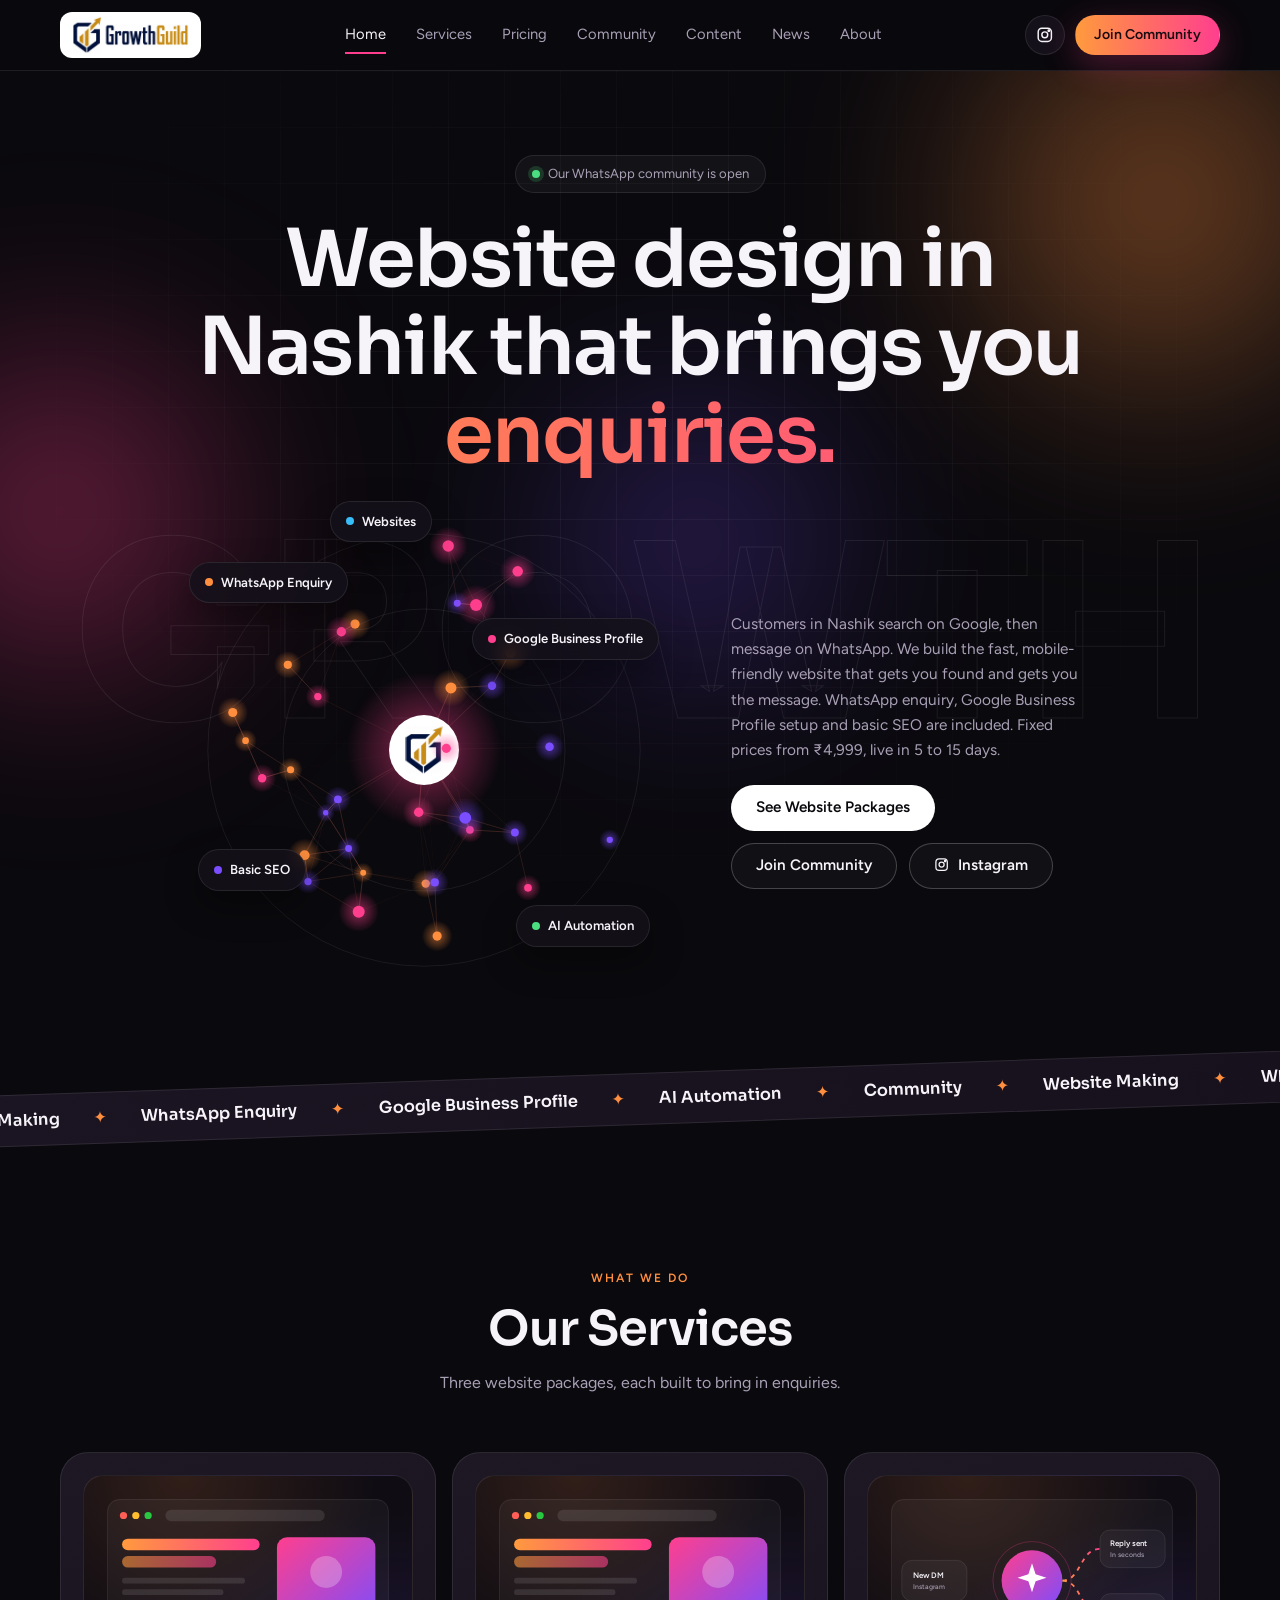
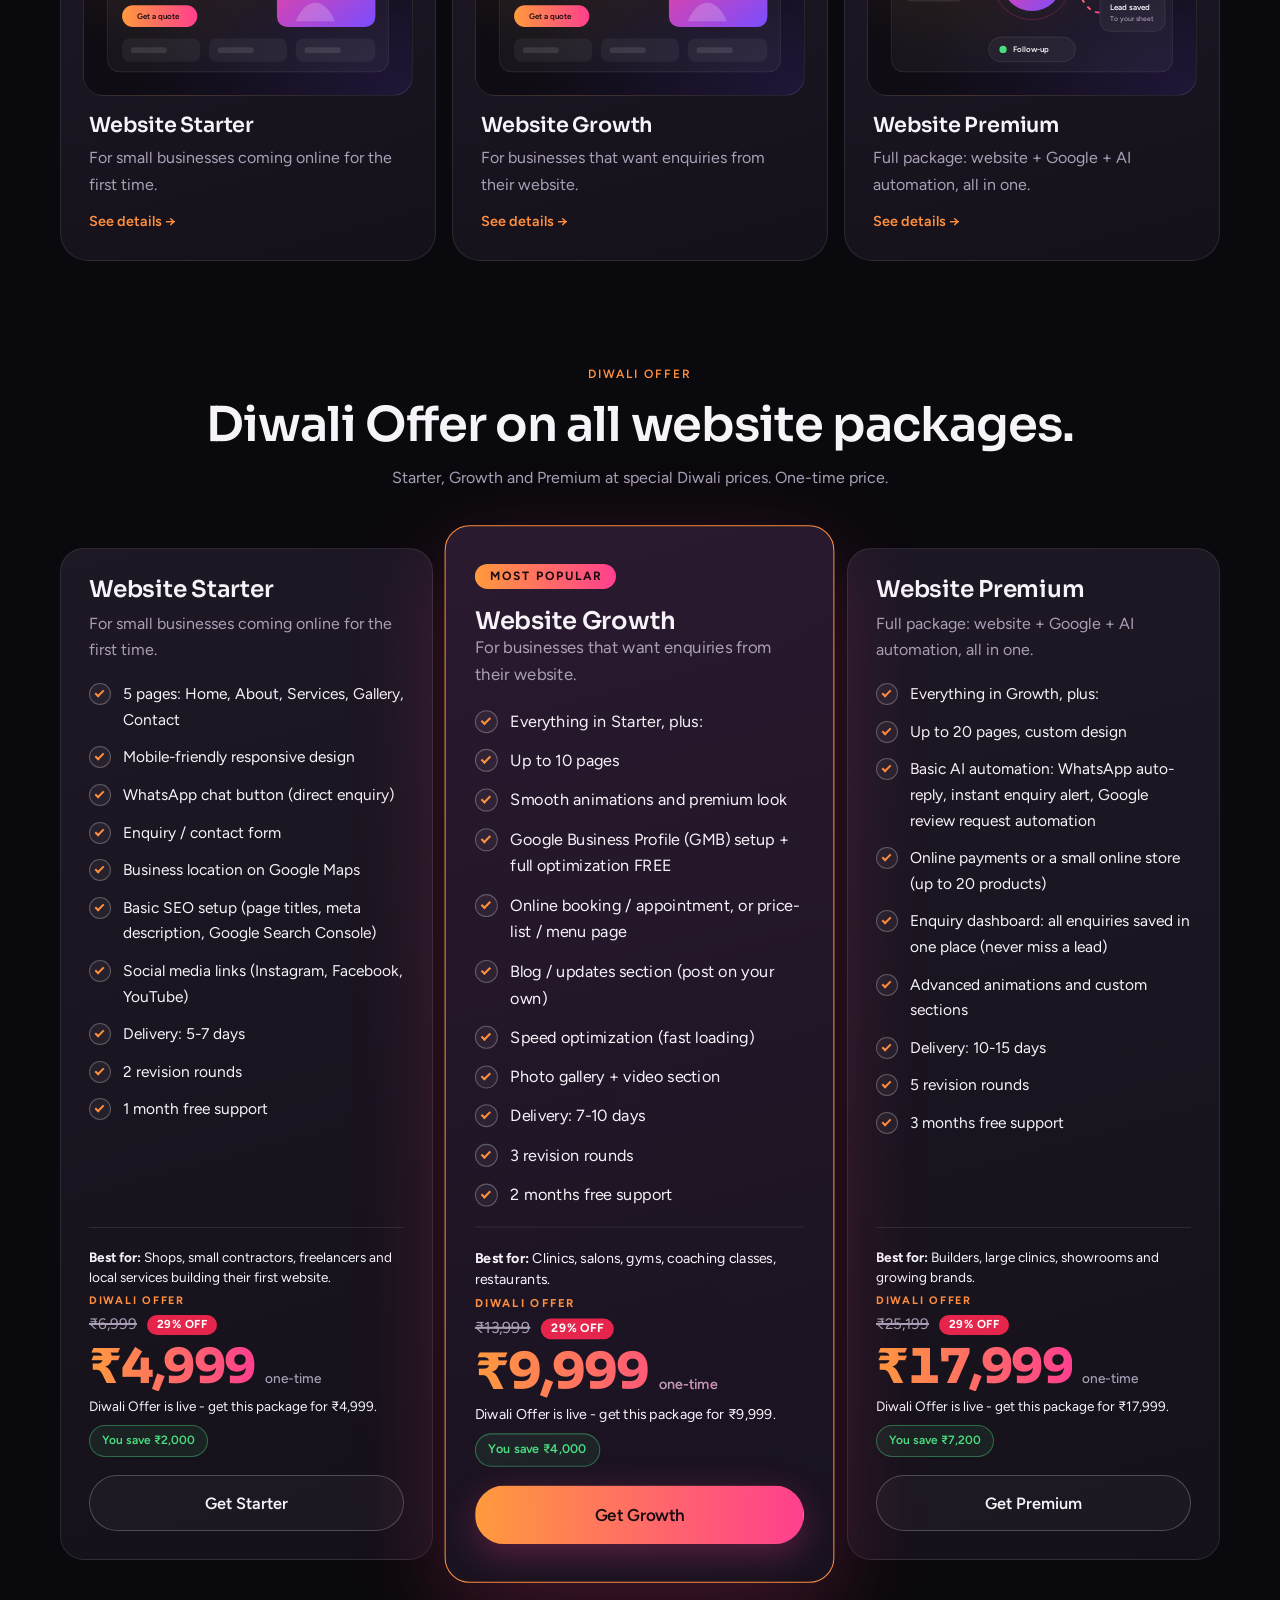
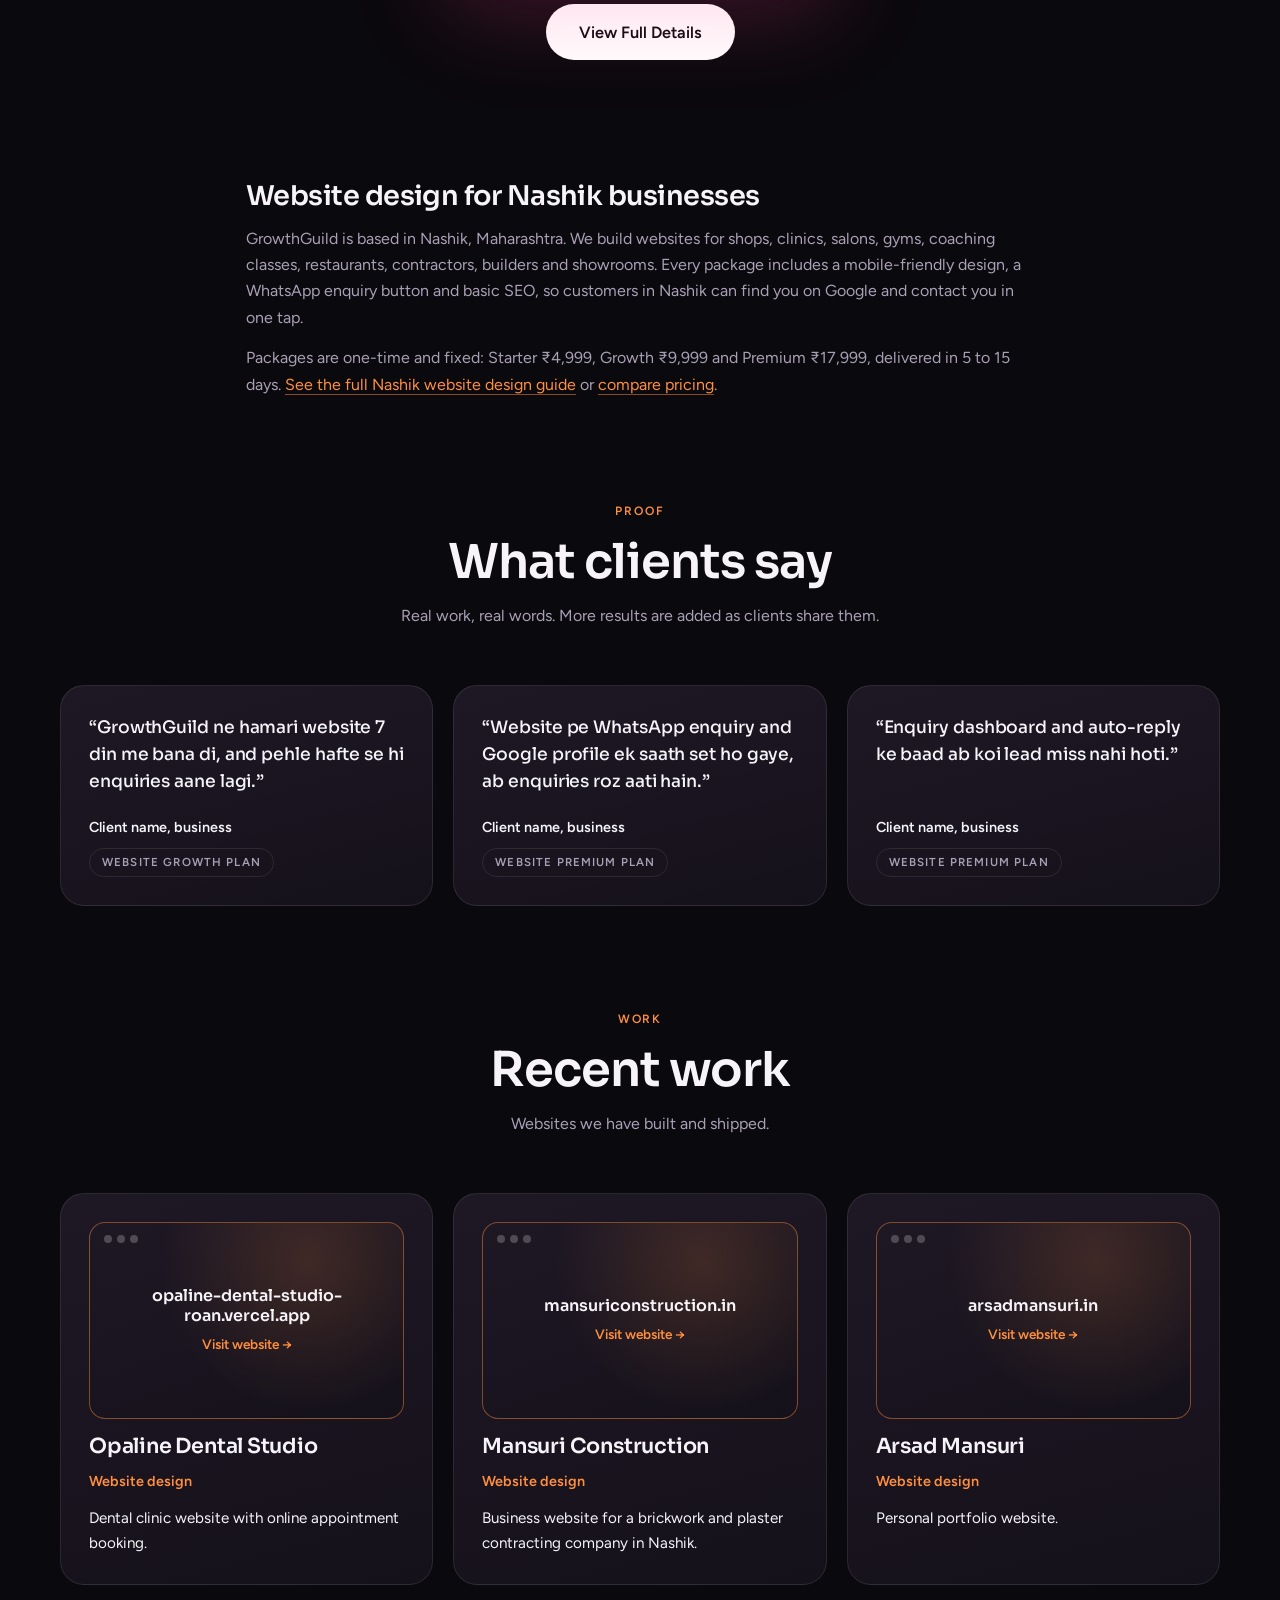
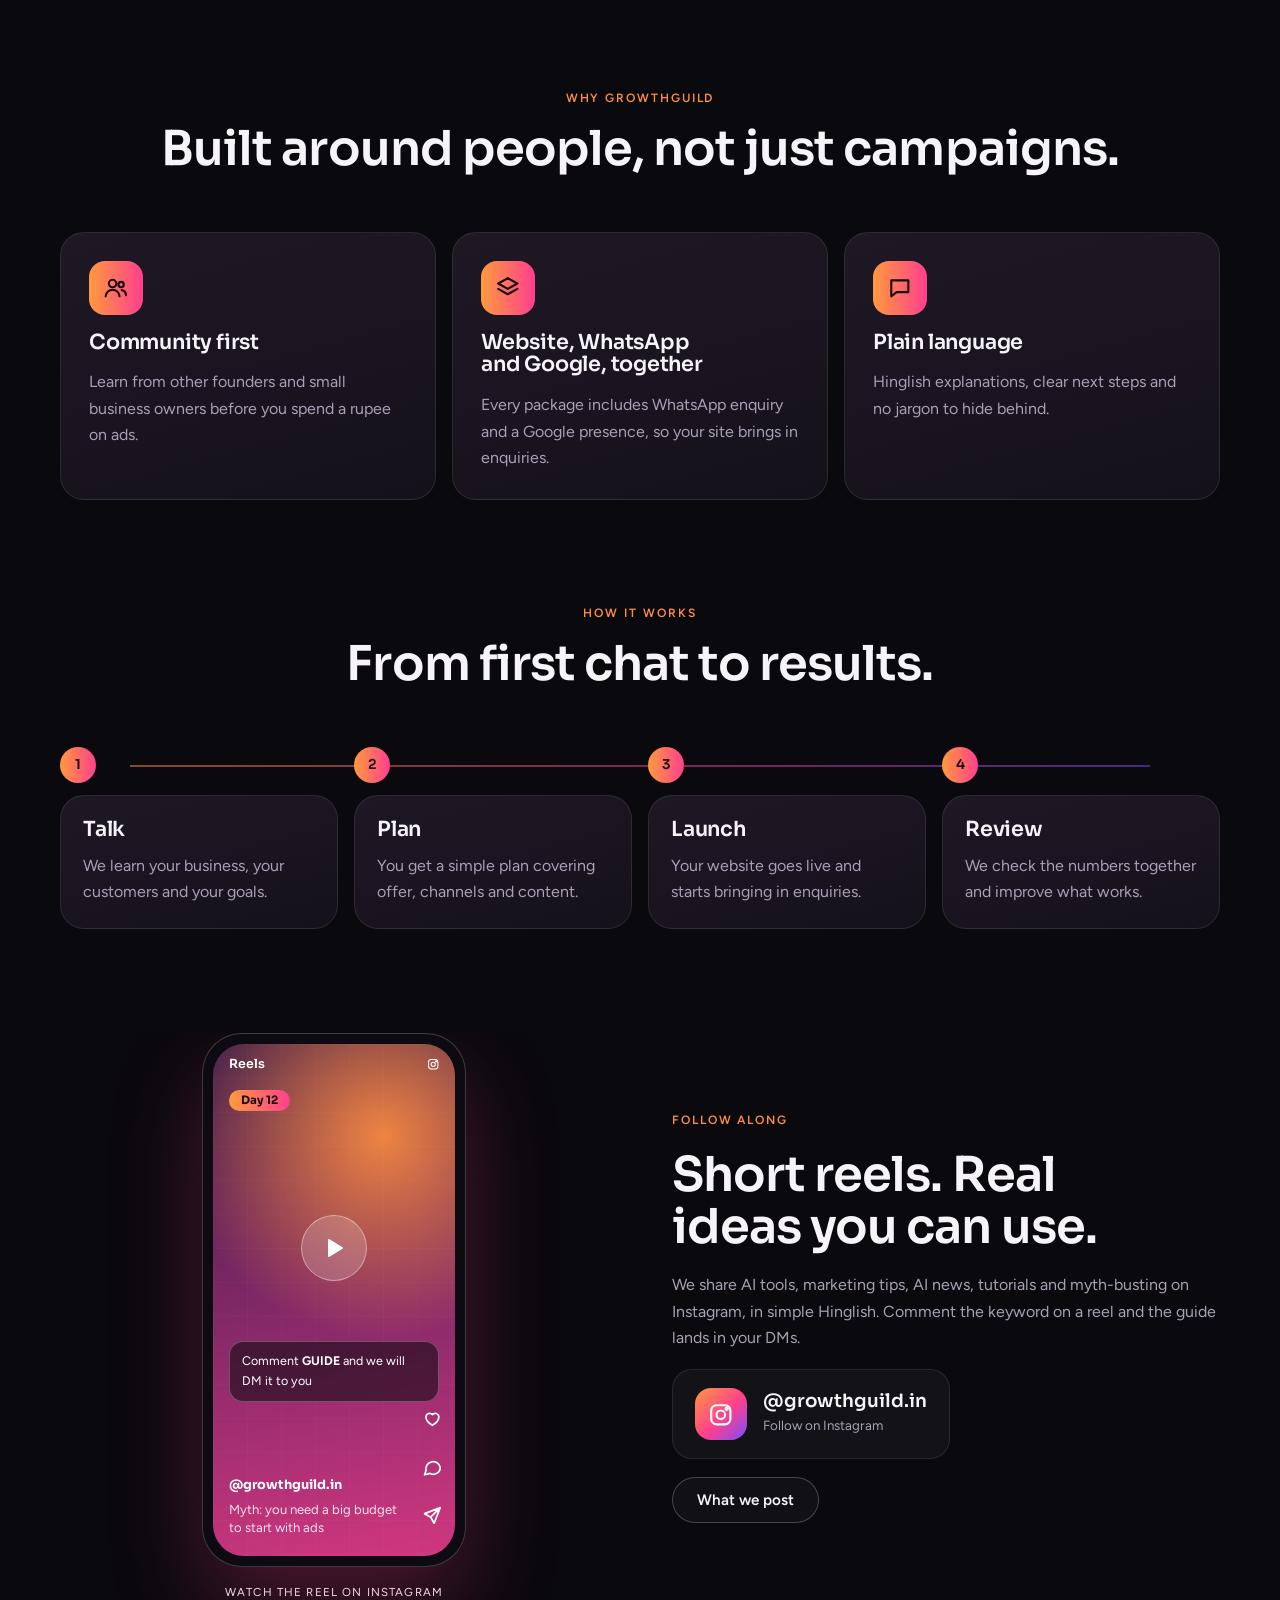
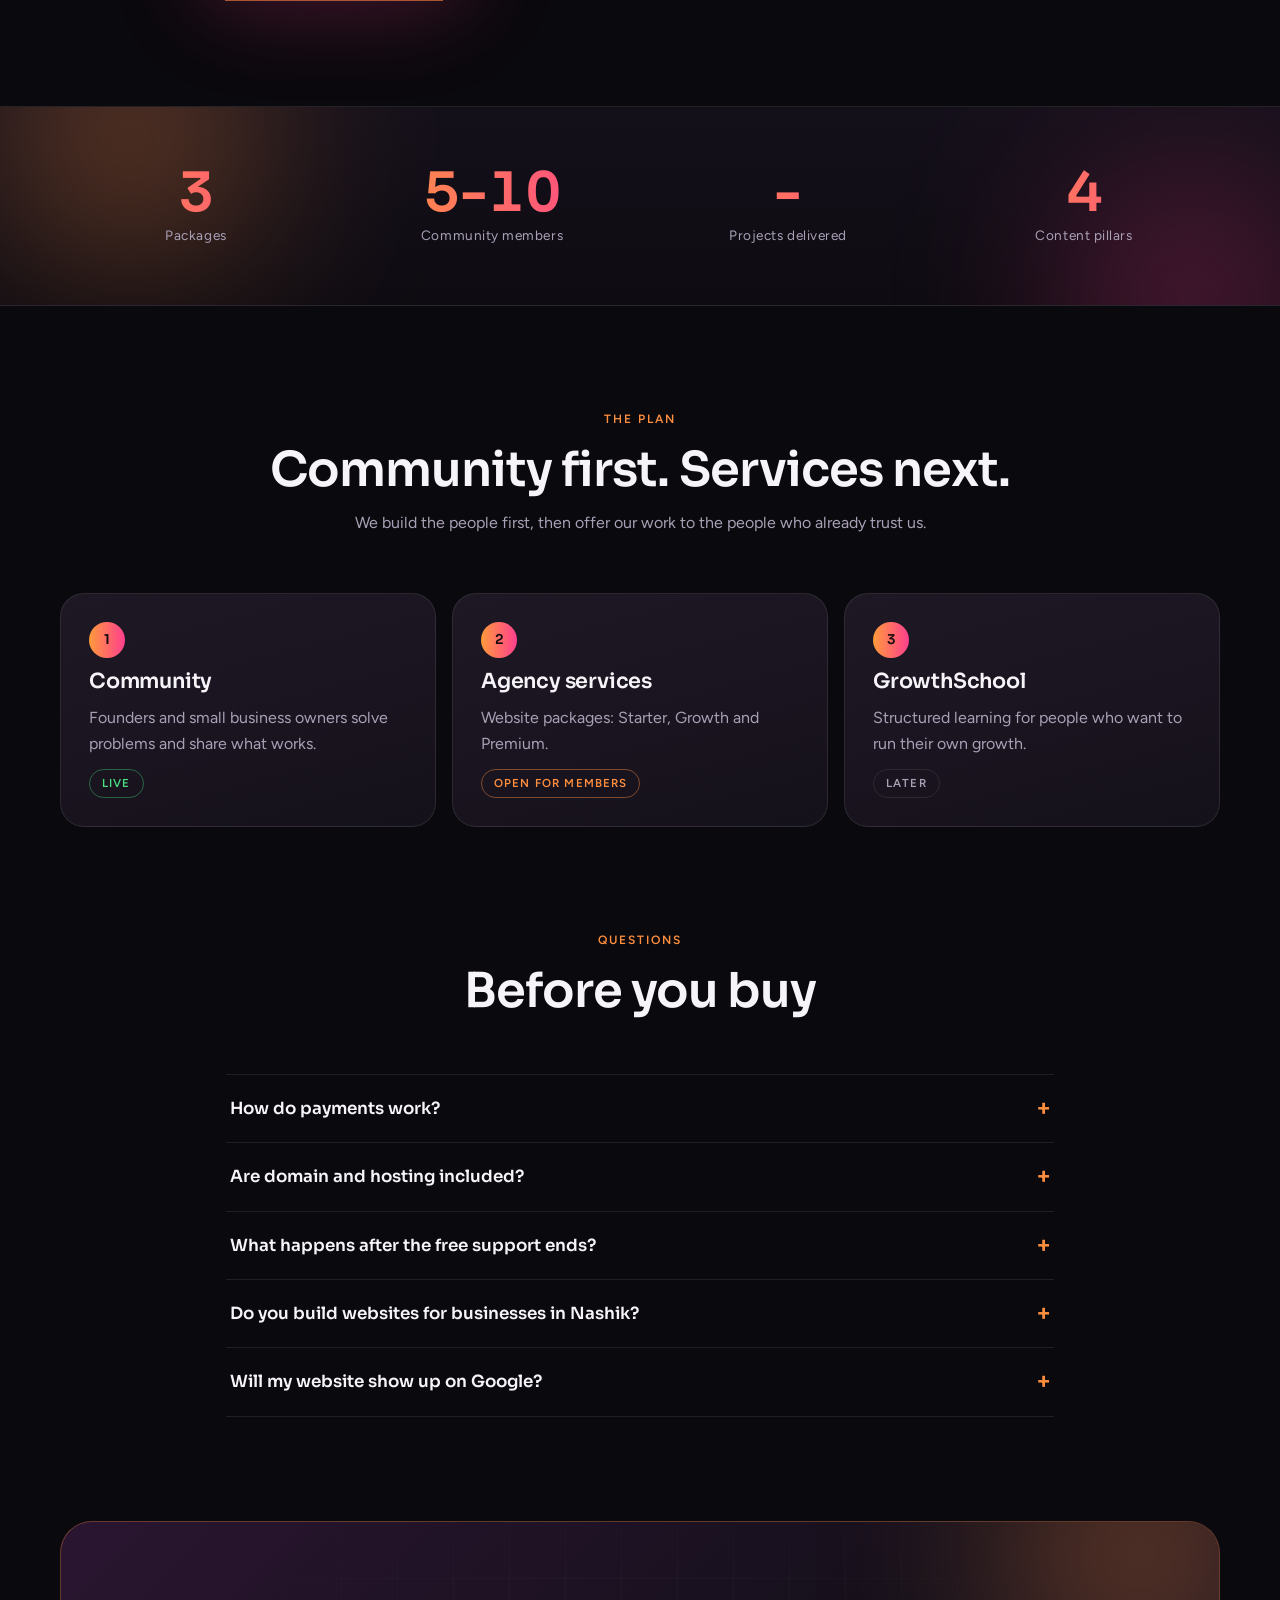
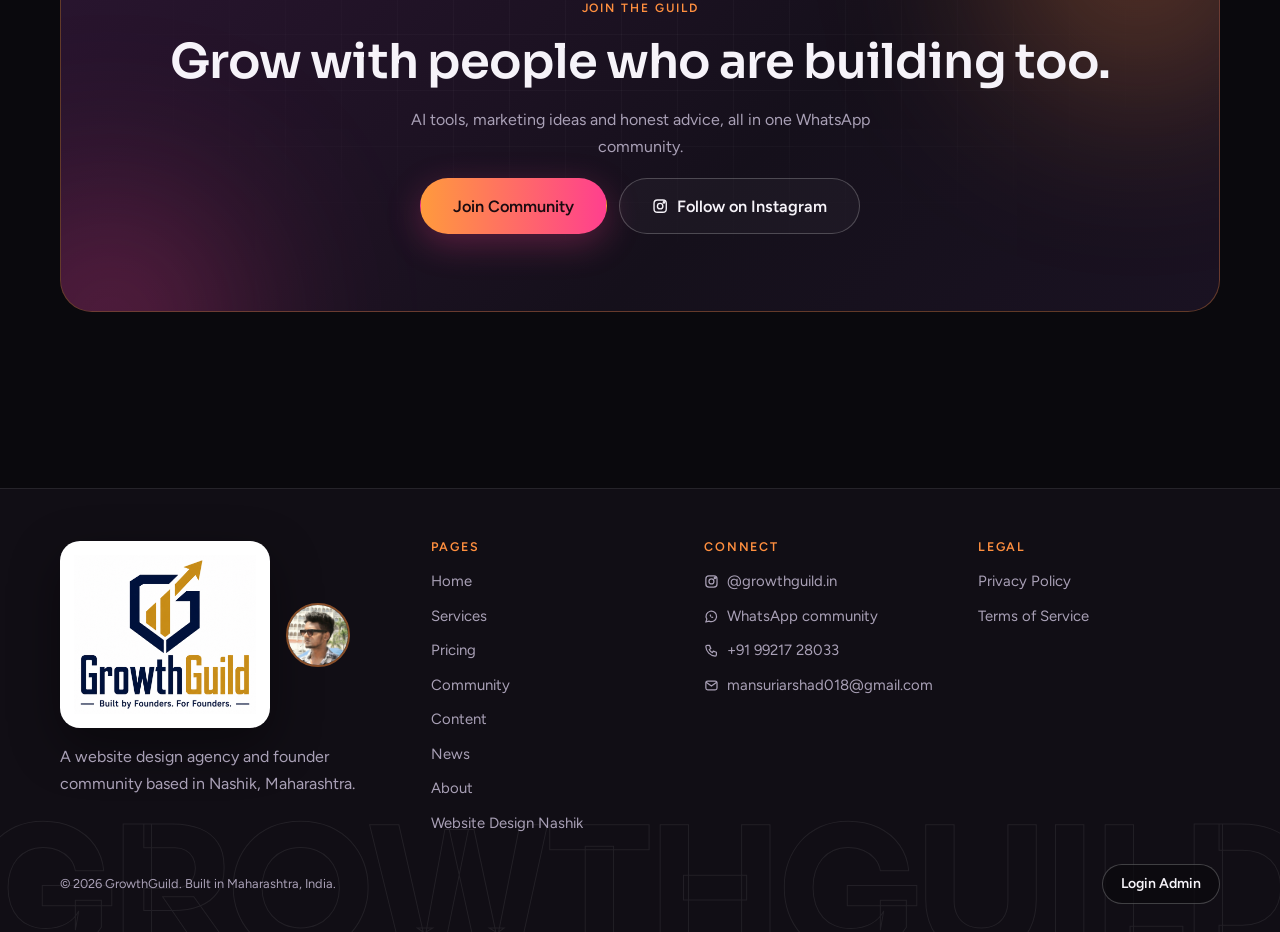
<file: index.html>
<!doctype html>
<html lang="en-IN">
<head>
<meta charset="utf-8">
<meta name="viewport" content="width=device-width,initial-scale=1,viewport-fit=cover">
<meta name="claude:viewport-fit-sides" content="cover">
<title>Website Design Company in Nashik, From ₹4,999 | GrowthGuild</title>
<meta name="description" content="Get a fast, mobile-friendly website in 5-15 days. WhatsApp enquiry, Google Business Profile and basic SEO included. Fixed prices from ₹4,999. Nashik.">
<meta name="robots" content="index,follow,max-image-preview:large,max-snippet:-1,max-video-preview:-1">
<link rel="canonical" href="https://growthguild.in/">
<link rel="alternate" hreflang="en-IN" href="https://growthguild.in/">
<link rel="alternate" hreflang="x-default" href="https://growthguild.in/">
<meta name="author" content="Arsad Mansuri">
<meta name="theme-color" content="#0b0a0f">
<meta name="geo.region" content="IN-MH">
<meta name="geo.placename" content="Nashik">
<link rel="icon" type="image/png" href="logo-icon.png">
<link rel="apple-touch-icon" href="logo-icon.png">
<meta property="og:site_name" content="GrowthGuild">
<meta property="og:locale" content="en_IN">
<meta property="og:type" content="website">
<meta property="og:title" content="Website Design Company in Nashik, From ₹4,999 | GrowthGuild">
<meta property="og:description" content="Get a fast, mobile-friendly website in 5-15 days. WhatsApp enquiry, Google Business Profile and basic SEO included. Fixed prices from ₹4,999. Nashik.">
<meta property="og:url" content="https://growthguild.in/">
<meta property="og:image" content="https://growthguild.in/og-image.png">
<meta property="og:image:width" content="1200">
<meta property="og:image:height" content="630">
<meta property="og:image:alt" content="GrowthGuild - website design agency in Nashik">
<meta name="twitter:card" content="summary_large_image">
<meta name="twitter:title" content="Website Design Company in Nashik, From ₹4,999 | GrowthGuild">
<meta name="twitter:description" content="Get a fast, mobile-friendly website in 5-15 days. WhatsApp enquiry, Google Business Profile and basic SEO included. Fixed prices from ₹4,999. Nashik.">
<meta name="twitter:image" content="https://growthguild.in/og-image.png">
<script type="application/ld+json">{"@context":"https://schema.org","@graph":[{"@type":"ProfessionalService","@id":"https://growthguild.in/#business","name":"GrowthGuild","alternateName":"Growth Guild","url":"https://growthguild.in/","logo":{"@type":"ImageObject","url":"https://growthguild.in/logo-full.png","width":720,"height":631},"image":"https://growthguild.in/og-image.png","description":"GrowthGuild is a website design agency in Nashik, Maharashtra. It builds fast, mobile-friendly websites with WhatsApp enquiry, Google Business Profile setup and basic SEO, and runs a WhatsApp community for founders.","telephone":"+919921728033","priceRange":"₹4,999 - ₹17,999","address":{"@type":"PostalAddress","addressLocality":"Nashik","addressRegion":"Maharashtra","addressCountry":"IN"},"areaServed":[{"@type":"City","name":"Nashik"},{"@type":"AdministrativeArea","name":"Maharashtra"}],"founder":{"@type":"Person","name":"Arsad Mansuri","jobTitle":"Founder","url":"https://growthguild.in/about.html","sameAs":["https://www.linkedin.com/in/arshadmansuri07"]},"sameAs":["https://www.instagram.com/growthguild.in/"],"knowsAbout":["Website design","Website development","Local SEO","Google Business Profile","WhatsApp enquiry automation"],"contactPoint":{"@type":"ContactPoint","telephone":"+919921728033","contactType":"sales","availableLanguage":["English","Hindi","Marathi"]},"hasOfferCatalog":{"@type":"OfferCatalog","name":"Website design packages","itemListElement":[{"@type":"Offer","priceCurrency":"INR","price":"4999","itemOffered":{"@type":"Service","name":"Website Starter","serviceType":"Website design","areaServed":"Nashik","description":"5 pages, mobile-friendly design, WhatsApp chat button, enquiry form, Google Maps location, basic SEO setup. Delivery in 5-7 days with 2 revision rounds and 1 month free support."}},{"@type":"Offer","priceCurrency":"INR","price":"9999","itemOffered":{"@type":"Service","name":"Website Growth","serviceType":"Website design","areaServed":"Nashik","description":"Up to 10 pages, animations, Google Business Profile setup and optimization, online booking or price-list page, blog section, speed optimization. Delivery in 7-10 days with 3 revision rounds and 2 months free support."}},{"@type":"Offer","priceCurrency":"INR","price":"17999","itemOffered":{"@type":"Service","name":"Website Premium","serviceType":"Website design","areaServed":"Nashik","description":"Up to 20 custom-designed pages, basic AI automation (WhatsApp auto-reply, instant enquiry alert, Google review requests), online payments or a store of up to 20 products, enquiry dashboard. Delivery in 10-15 days with 5 revision rounds and 3 months free support."}}]}},{"@type":"WebSite","@id":"https://growthguild.in/#website","url":"https://growthguild.in/","name":"GrowthGuild","inLanguage":"en-IN","publisher":{"@id":"https://growthguild.in/#business"}},{"@type":"WebPage","@id":"https://growthguild.in/#webpage","url":"https://growthguild.in/","name":"Website Design Company in Nashik, From ₹4,999 | GrowthGuild","description":"Get a fast, mobile-friendly website in 5-15 days. WhatsApp enquiry, Google Business Profile and basic SEO included. Fixed prices from ₹4,999. Nashik.","inLanguage":"en-IN","isPartOf":{"@id":"https://growthguild.in/#website"},"about":{"@id":"https://growthguild.in/#business"},"dateModified":"2026-11-04","primaryImageOfPage":{"@type":"ImageObject","url":"https://growthguild.in/og-image.png"}},{"@type":"FAQPage","mainEntity":[{"@type":"Question","name":"How do payments work?","acceptedAnswer":{"@type":"Answer","text":"50% advance to start, 50% when your website goes live."}},{"@type":"Question","name":"Are domain and hosting included?","acceptedAnswer":{"@type":"Answer","text":"No. Domain and hosting are paid by the client at actual cost, with no markup. If you want, we can arrange them for you."}},{"@type":"Question","name":"What happens after the free support ends?","acceptedAnswer":{"@type":"Answer","text":"You can take our care plan at ₹1,499/month (updates, backup, small changes). An extra page is ₹799 and an extra revision round is ₹499."}},{"@type":"Question","name":"Do you build websites for businesses in Nashik?","acceptedAnswer":{"@type":"Answer","text":"Yes. GrowthGuild is based in Nashik, Maharashtra, and builds websites for local shops, clinics, salons, gyms, coaching classes, restaurants, contractors, builders and showrooms."}},{"@type":"Question","name":"Will my website show up on Google?","acceptedAnswer":{"@type":"Answer","text":"Every package includes basic SEO setup: page titles, meta descriptions and Google Search Console. The Growth and Premium packages also include Google Business Profile setup. No agency can honestly guarantee a number one ranking, because it depends on competition and your Google reviews."}}]}]}</script>
<link rel="preload" as="image" href="logo-lockup.png">
<link rel="preload" as="image" href="logo-icon.png">
<link rel="preconnect" href="https://fonts.googleapis.com">
<link rel="preconnect" href="https://fonts.gstatic.com" crossorigin>
<link rel="stylesheet" href="https://fonts.googleapis.com/css2?family=Figtree:wght@400;500;600&family=Sora:wght@500;600;700&display=swap">
<link rel="stylesheet" href="style.css">
</head>
<body>
<div class="page" data-page="home">
  <div id="site-nav"><header class="nav" id="nav"><div class="wrap nav-in"><a class="logo logo-chip" href="index.html" aria-label="GrowthGuild home"><img src="logo-lockup.png" alt="GrowthGuild" width="117" height="38" decoding="sync" fetchpriority="high"></a><nav class="nav-links" id="nav-links" aria-label="Main"><a href="index.html" aria-current="page">Home</a><a href="services.html">Services</a><a href="pricing.html">Pricing</a><a href="community.html">Community</a><a href="content.html">Content</a><a href="news.html">News</a><a href="about.html">About</a></nav><div class="nav-right"><a class="icon-btn" href="https://www.instagram.com/growthguild.in/" target="_blank" rel="noopener" aria-label="GrowthGuild on Instagram"><svg class="ico" viewBox="0 0 24 24" fill="none" stroke="currentColor" stroke-width="2" stroke-linecap="round" stroke-linejoin="round"><rect x="3" y="3" width="18" height="18" rx="5"></rect><circle cx="12" cy="12" r="4"></circle><circle cx="17.5" cy="6.5" r="1" fill="currentColor"></circle></svg></a><a class="btn btn-grad btn-sm" data-join="" href="community.html">Join Community</a><button class="menu-btn" id="menu-btn" type="button" aria-label="Open menu" aria-expanded="false" aria-controls="nav-links"><svg viewBox="0 0 24 24" fill="none" stroke="currentColor" stroke-width="2" stroke-linecap="round"><path d="M4 7h16M4 12h16M4 17h16"></path></svg></button></div></div></header></div>

  <section class="hero">
    <div class="gridbg"></div>
    <div class="glow g-orange g1"></div>
    <div class="glow g-pink g2"></div>
    <div class="glow g-violet g3"></div>
    <span class="wm" aria-hidden="true">GROWTH</span>
    <div class="wrap">
      <div class="hero-top">
        <span class="pill"><i></i>Our WhatsApp community is open</span>
        <h1 class="hero-h">Website design in Nashik that brings you <span class="grad">enquiries.</span></h1>
      </div>
      <div class="hero-grid">
        <div class="net-wrap">
          <canvas id="net" role="img" aria-label="Network of connected dots, a picture of the GrowthGuild community"></canvas>
          <span class="chip-f c5"><i></i>Websites</span>
          <span class="chip-f c1"><i></i>WhatsApp Enquiry</span>
          <span class="chip-f c2"><i></i>Google Business Profile</span>
          <span class="chip-f c3"><i></i>Basic SEO</span>
          <span class="chip-f c4"><i></i>AI Automation</span>
        </div>
        <div class="hero-copy">
          <p>Customers in Nashik search on Google, then message on WhatsApp. We build the fast, mobile-friendly website that gets you found and gets you the message. WhatsApp enquiry, Google Business Profile setup and basic SEO are included. Fixed prices from ₹4,999, live in 5 to 15 days.</p>
          <div class="btn-row">
            <a class="btn btn-light" href="website-design-nashik.html">See Website Packages</a>
            <a class="btn btn-ghost" data-join href="community.html">Join Community</a>
            <a class="btn btn-ghost" data-ig href="#"><span data-icon="ig"></span>Instagram</a>
          </div>
        </div>
      </div>
    </div>
  </section>

  <div class="band" aria-hidden="true">
    <div class="band-in">
      <div class="track">
        <span>Website Making <i>&#10022;</i> WhatsApp Enquiry <i>&#10022;</i> Google Business Profile <i>&#10022;</i> AI Automation <i>&#10022;</i> Community <i>&#10022;</i></span>
        <span>Website Making <i>&#10022;</i> WhatsApp Enquiry <i>&#10022;</i> Google Business Profile <i>&#10022;</i> AI Automation <i>&#10022;</i> Community <i>&#10022;</i></span>
      </div>
    </div>
  </div>

  <section class="sec">
    <div class="wrap">
      <div class="sec-head">
        <span class="label">What we do</span>
        <h2>Our Services</h2>
        <p>Three website packages, each built to bring in enquiries.</p>
      </div>
      <div class="bento">
        <a class="bc b4" href="services.html#starter">
          <div class="ill" data-ill="web"></div>
          <div class="tx"><h3>Website Starter</h3><p>For small businesses coming online for the first time.</p><span class="more">See details &rarr;</span></div>
        </a>
        <a class="bc b4" href="services.html#growth">
          <div class="ill" data-ill="web"></div>
          <div class="tx"><h3>Website Growth</h3><p>For businesses that want enquiries from their website.</p><span class="more">See details &rarr;</span></div>
        </a>
        <a class="bc b4" href="services.html#premium">
          <div class="ill" data-ill="ai"></div>
          <div class="tx"><h3>Website Premium</h3><p>Full package: website + Google + AI automation, all in one.</p><span class="more">See details &rarr;</span></div>
        </a>
      </div>
    </div>
  </section>

  <section class="sec sec-tight">
    <div class="wrap">
      <div class="sec-head">
        <span class="label">Diwali Offer</span>
        <h2>Diwali Offer on all website packages.</h2>
        <p>Starter, Growth and Premium at special Diwali prices. One-time price.</p>
      </div>
      <div class="pr-bundles">
        <article class="card pr-b"><div><h3>Website Starter</h3><p>For small businesses coming online for the first time.</p></div><ul class="checks"><li>5 pages: Home, About, Services, Gallery, Contact</li><li>Mobile-friendly responsive design</li><li>WhatsApp chat button (direct enquiry)</li><li>Enquiry / contact form</li><li>Business location on Google Maps</li><li>Basic SEO setup (page titles, meta description, Google Search Console)</li><li>Social media links (Instagram, Facebook, YouTube)</li><li>Delivery: 5-7 days</li><li>2 revision rounds</li><li>1 month free support</li></ul><div class="pr-bottom"><p class="lo-line"><b>Best for:</b> Shops, small contractors, freelancers and local services building their first website.</p><div class="lo"><span class="lo-label">DIWALI OFFER</span><p class="lo-old"><s>₹6,999</s><span class="lo-badge">29% OFF</span></p><p class="pr-price lo-new"><span class="pr-amt">₹4,999</span><span class="pr-unit">one-time</span></p><p class="lo-line">Diwali Offer is live - get this package for ₹4,999.</p></div><span class="pr-save">You save ₹2,000</span><a class="btn btn-ghost btn-lg" href="https://wa.me/919921728033?text=Hi%2C%20I%20want%20the%20Website%20Starter%20package%20%28Diwali%20Offer%29.%20Please%20share%20details." target="_blank" rel="noopener">Get Starter</a></div></article>
        <article class="card pr-b pr-feat"><span class="pr-badge">MOST POPULAR</span><div><h3>Website Growth</h3><p>For businesses that want enquiries from their website.</p></div><ul class="checks"><li>Everything in Starter, plus:</li><li>Up to 10 pages</li><li>Smooth animations and premium look</li><li>Google Business Profile (GMB) setup + full optimization FREE</li><li>Online booking / appointment, or price-list / menu page</li><li>Blog / updates section (post on your own)</li><li>Speed optimization (fast loading)</li><li>Photo gallery + video section</li><li>Delivery: 7-10 days</li><li>3 revision rounds</li><li>2 months free support</li></ul><div class="pr-bottom"><p class="lo-line"><b>Best for:</b> Clinics, salons, gyms, coaching classes, restaurants.</p><div class="lo"><span class="lo-label">DIWALI OFFER</span><p class="lo-old"><s>₹13,999</s><span class="lo-badge">29% OFF</span></p><p class="pr-price grad lo-new"><span class="pr-amt">₹9,999</span><span class="pr-unit">one-time</span></p><p class="lo-line">Diwali Offer is live - get this package for ₹9,999.</p></div><span class="pr-save">You save ₹4,000</span><a class="btn btn-grad btn-lg" href="https://wa.me/919921728033?text=Hi%2C%20I%20want%20the%20Website%20Growth%20package%20%28Diwali%20Offer%29.%20Please%20share%20details." target="_blank" rel="noopener">Get Growth</a></div></article>
        <article class="card pr-b"><div><h3>Website Premium</h3><p>Full package: website + Google + AI automation, all in one.</p></div><ul class="checks"><li>Everything in Growth, plus:</li><li>Up to 20 pages, custom design</li><li>Basic AI automation: WhatsApp auto-reply, instant enquiry alert, Google review request automation</li><li>Online payments or a small online store (up to 20 products)</li><li>Enquiry dashboard: all enquiries saved in one place (never miss a lead)</li><li>Advanced animations and custom sections</li><li>Delivery: 10-15 days</li><li>5 revision rounds</li><li>3 months free support</li></ul><div class="pr-bottom"><p class="lo-line"><b>Best for:</b> Builders, large clinics, showrooms and growing brands.</p><div class="lo"><span class="lo-label">DIWALI OFFER</span><p class="lo-old"><s>₹25,199</s><span class="lo-badge">29% OFF</span></p><p class="pr-price lo-new"><span class="pr-amt">₹17,999</span><span class="pr-unit">one-time</span></p><p class="lo-line">Diwali Offer is live - get this package for ₹17,999.</p></div><span class="pr-save">You save ₹7,200</span><a class="btn btn-ghost btn-lg" href="https://wa.me/919921728033?text=Hi%2C%20I%20want%20the%20Website%20Premium%20package%20%28Diwali%20Offer%29.%20Please%20share%20details." target="_blank" rel="noopener">Get Premium</a></div></article>
      </div>
      <div class="pr-more"><a class="btn btn-light btn-lg" href="pricing.html">View Full Details</a></div>
    </div>
  </section>

  <section class="sec sec-tight" id="nashik">
    <div class="wrap legal" style="max-width:820px;margin-inline:auto">
      <h2>Website design for Nashik businesses</h2>
      <p>GrowthGuild is based in Nashik, Maharashtra. We build websites for shops, clinics, salons, gyms, coaching classes, restaurants, contractors, builders and showrooms. Every package includes a mobile-friendly design, a WhatsApp enquiry button and basic SEO, so customers in Nashik can find you on Google and contact you in one tap.</p>
      <p>Packages are one-time and fixed: Starter ₹4,999, Growth ₹9,999 and Premium ₹17,999, delivered in 5 to 15 days. <a href="website-design-nashik.html">See the full Nashik website design guide</a> or <a href="pricing.html">compare pricing</a>.</p>
    </div>
  </section>

  <section class="sec sec-tight" id="testimonials" style="scroll-margin-top:90px">
    <div class="wrap">
      <div class="sec-head">
        <span class="label">Proof</span>
        <h2>What clients say</h2>
        <p>Real work, real words. More results are added as clients share them.</p>
      </div>
      <div class="proof-grid">
        <figure class="card tcard">
          <blockquote>&ldquo;GrowthGuild ne hamari website 7 din me bana di, and pehle hafte se hi enquiries aane lagi.&rdquo;</blockquote>
          <figcaption>
            <!-- TODO: owner to replace with real content (client name + business) -->
            <b>Client name, business</b>
            <span class="tag">Website Growth plan</span>
          </figcaption>
        </figure>
        <figure class="card tcard">
          <blockquote>&ldquo;Website pe WhatsApp enquiry and Google profile ek saath set ho gaye, ab enquiries roz aati hain.&rdquo;</blockquote>
          <figcaption>
            <!-- TODO: owner to replace with real content (client name + business) -->
            <b>Client name, business</b>
            <span class="tag">Website Premium plan</span>
          </figcaption>
        </figure>
        <figure class="card tcard">
          <blockquote>&ldquo;Enquiry dashboard and auto-reply ke baad ab koi lead miss nahi hoti.&rdquo;</blockquote>
          <figcaption>
            <!-- TODO: owner to replace with real content (client name + business) -->
            <b>Client name, business</b>
            <span class="tag">Website Premium plan</span>
          </figcaption>
        </figure>
      </div>
    </div>
  </section>

  <section class="sec sec-tight" id="work" style="scroll-margin-top:90px">
    <div class="wrap">
      <div class="sec-head">
        <span class="label">Work</span>
        <h2>Recent work</h2>
        <p>Websites we have built and shipped.</p>
      </div>
      <div class="proof-grid">
        <article class="card wcard">
          <a class="work-img" href="https://opaline-dental-studio-roan.vercel.app/#services" target="_blank" rel="noopener" aria-label="Visit opaline-dental-studio-roan.vercel.app"><span class="wi-dots"><i></i><i></i><i></i></span><b>opaline-dental-studio-roan.vercel.app</b><span class="wi-go">Visit website &rarr;</span></a>
          <h3>Opaline Dental Studio</h3>
          <p class="w-svc">Website design</p>
          <p class="w-res">Dental clinic website with online appointment booking.</p>
        </article>
        <article class="card wcard">
          <a class="work-img" href="https://mansuriconstruction.in" target="_blank" rel="noopener" aria-label="Visit mansuriconstruction.in"><span class="wi-dots"><i></i><i></i><i></i></span><b>mansuriconstruction.in</b><span class="wi-go">Visit website &rarr;</span></a>
          <h3>Mansuri Construction</h3>
          <p class="w-svc">Website design</p>
          <p class="w-res">Business website for a brickwork and plaster contracting company in Nashik.</p>
        </article>
        <article class="card wcard">
          <a class="work-img" href="https://arsadmansuri.in" target="_blank" rel="noopener" aria-label="Visit arsadmansuri.in"><span class="wi-dots"><i></i><i></i><i></i></span><b>arsadmansuri.in</b><span class="wi-go">Visit website &rarr;</span></a>
          <h3>Arsad Mansuri</h3>
          <p class="w-svc">Website design</p>
          <p class="w-res">Personal portfolio website.</p>
        </article>
      </div>
    </div>
  </section>

  <section class="sec sec-tight">
    <div class="wrap">
      <div class="sec-head">
        <span class="label">Why GrowthGuild</span>
        <h2>Built around people, not just campaigns.</h2>
      </div>
      <div class="why">
        <div class="card"><span class="why-ico" data-icon="users"></span><h3>Community first</h3><p>Learn from other founders and small business owners before you spend a rupee on ads.</p></div>
        <div class="card"><span class="why-ico" data-icon="layers"></span><h3>Website, WhatsApp and Google, together</h3><p>Every package includes WhatsApp enquiry and a Google presence, so your site brings in enquiries.</p></div>
        <div class="card"><span class="why-ico" data-icon="chat"></span><h3>Plain language</h3><p>Hinglish explanations, clear next steps and no jargon to hide behind.</p></div>
      </div>
    </div>
  </section>

  <section class="sec sec-tight">
    <div class="wrap">
      <div class="sec-head">
        <span class="label">How it works</span>
        <h2>From first chat to results.</h2>
      </div>
      <div class="tl">
        <div class="t"><span class="step-n">1</span><div class="card"><h3>Talk</h3><p>We learn your business, your customers and your goals.</p></div></div>
        <div class="t"><span class="step-n">2</span><div class="card"><h3>Plan</h3><p>You get a simple plan covering offer, channels and content.</p></div></div>
        <div class="t"><span class="step-n">3</span><div class="card"><h3>Launch</h3><p>Your website goes live and starts bringing in enquiries.</p></div></div>
        <div class="t"><span class="step-n">4</span><div class="card"><h3>Review</h3><p>We check the numbers together and improve what works.</p></div></div>
      </div>
    </div>
  </section>

  <section class="sec sec-tight">
    <div class="wrap">
      <div class="split">
        <div class="phone-col">
          <!-- TODO: owner to paste the Instagram embed code of the latest reel here to replace this link. Until then the phone links to the Instagram profile. -->
          <a class="phone phone-link" data-ig href="#" aria-label="Watch the GrowthGuild reel on Instagram">
            <div class="screen">
              <div class="gridbg"></div>
              <div class="top"><span>Reels</span><span data-icon="ig"></span></div>
              <span class="daytag">Day 12</span>
              <span class="big" data-icon="play"></span>
              <div class="kw">Comment <b>GUIDE</b> and we will DM it to you</div>
              <div class="cap"><b data-handle></b><span>Myth: you need a big budget to start with ads</span></div>
              <div class="rail"><span data-icon="heart"></span><span data-icon="comment"></span><span data-icon="send"></span></div>
            </div>
          </a>
          <a class="note note-link" data-ig href="#">Watch the reel on Instagram</a>
        </div>
        <div style="display:flex;flex-direction:column;gap:18px;align-items:flex-start">
          <span class="label">Follow along</span>
          <h2>Short reels. Real ideas you can use.</h2>
          <p>We share AI tools, marketing tips, AI news, tutorials and myth-busting on Instagram, in simple Hinglish. Comment the keyword on a reel and the guide lands in your DMs.</p>
          <a class="ig-card" data-ig href="#">
            <span class="ig-i" data-icon="ig"></span>
            <span><b data-handle></b><small>Follow on Instagram</small></span>
          </a>
          <div class="btn-row">
            <a class="btn btn-ghost" href="content.html">What we post</a>
          </div>
        </div>
      </div>
    </div>
  </section>

  <section class="stats">
    <div class="glow g-orange g"></div>
    <div class="glow g-pink g2"></div>
    <div class="wrap">
      <div class="stats-in">
        <div><b>3</b><span>Packages</span></div>
        <div><b>5-10</b><span>Community members</span></div>
        <!-- TODO: owner to provide real project count, then replace the dash -->
        <div><b>-</b><span>Projects delivered</span></div>
        <div><b>4</b><span>Content pillars</span></div>
      </div>
    </div>
  </section>

  <section class="sec">
    <div class="wrap">
      <div class="sec-head">
        <span class="label">The plan</span>
        <h2>Community first. Services next.</h2>
        <p>We build the people first, then offer our work to the people who already trust us.</p>
      </div>
      <div class="flow">
        <div class="card"><span class="step-n">1</span><h3>Community</h3><p>Founders and small business owners solve problems and share what works.</p><span class="tag live">Live</span></div>
        <div class="card"><span class="step-n">2</span><h3>Agency services</h3><p>Website packages: Starter, Growth and Premium.</p><span class="tag next">Open for members</span></div>
        <div class="card"><span class="step-n">3</span><h3>GrowthSchool</h3><p>Structured learning for people who want to run their own growth.</p><span class="tag">Later</span></div>
      </div>
    </div>
  </section>

  <section class="sec sec-tight" id="latest-news" hidden>
    <div class="wrap">
      <div class="sec-head"><span class="label">News</span><h2>Latest from GrowthGuild</h2><p>Website, local SEO and WhatsApp marketing updates for Nashik businesses.</p></div>
      <div id="latest-news-list"></div>
      <div class="pr-more"><a class="btn btn-ghost btn-lg" href="news.html">All news</a></div>
    </div>
  </section>

  <section class="sec sec-tight" id="faq">
    <div class="wrap" style="max-width:860px">
      <div class="sec-head"><span class="label">Questions</span><h2>Before you buy</h2></div>
      <details><summary>How do payments work?</summary><p>50% advance to start, 50% when your website goes live.</p></details>
      <details><summary>Are domain and hosting included?</summary><p>No. Domain and hosting are paid by the client at actual cost, with no markup. If you want, we can arrange them for you.</p></details>
      <details><summary>What happens after the free support ends?</summary><p>You can take our care plan at ₹1,499/month (updates, backup, small changes). An extra page is ₹799 and an extra revision round is ₹499.</p></details>
      <details><summary>Do you build websites for businesses in Nashik?</summary><p>Yes. GrowthGuild is based in Nashik, Maharashtra, and builds websites for local shops, clinics, salons, gyms, coaching classes, restaurants, contractors, builders and showrooms.</p></details>
      <details><summary>Will my website show up on Google?</summary><p>Every package includes basic SEO setup: page titles, meta descriptions and Google Search Console. The Growth and Premium packages also include Google Business Profile setup. No agency can honestly guarantee a number one ranking, because it depends on competition and your Google reviews.</p></details>
    </div>
  </section>

  <section class="sec sec-tight">
    <div class="wrap">
      <div class="join">
        <div class="gridbg"></div>
        <div class="glow g-orange"></div><div class="glow g-pink"></div>
        <span class="label">Join the Guild</span>
        <h2>Grow with people who are building too.</h2>
        <p>AI tools, marketing ideas and honest advice, all in one WhatsApp community.</p>
        <div class="btn-row" style="justify-content:center">
          <a class="btn btn-grad btn-lg" data-join href="community.html">Join Community</a>
          <a class="btn btn-ghost btn-lg" data-ig href="#"><span data-icon="ig"></span>Follow on Instagram</a>
        </div>
      </div>
    </div>
  </section>

  <div id="site-foot"><footer class="foot"><span class="wm" aria-hidden="true" style="font-size:clamp(3rem,13.5vw,12rem)">GROWTHGUILD</span><div class="wrap"><div class="foot-in"><div><div class="foot-brand"><a class="logo-card" href="index.html" aria-label="GrowthGuild home"><img src="logo-full.png" alt="GrowthGuild, Built by Founders. For Founders." width="720" height="631"></a><span class="f-thumb"><img src="founder-arsad.jpg" alt="Arsad Mansuri, Founder of GrowthGuild" width="64" height="64" loading="lazy"></span></div><p style="margin-top:16px;max-width:36ch">A website design agency and founder community based in Nashik, Maharashtra.</p></div><div><h4>Pages</h4><div class="foot-links"><a href="index.html">Home</a><a href="services.html">Services</a><a href="pricing.html">Pricing</a><a href="community.html">Community</a><a href="content.html">Content</a><a href="news.html">News</a><a href="about.html">About</a><a href="website-design-nashik.html">Website Design Nashik</a></div></div><div><h4>Connect</h4><div class="foot-links"><a href="https://www.instagram.com/growthguild.in/" target="_blank" rel="noopener"><svg class="ico" viewBox="0 0 24 24" fill="none" stroke="currentColor" stroke-width="2" stroke-linecap="round" stroke-linejoin="round"><rect x="3" y="3" width="18" height="18" rx="5"></rect><circle cx="12" cy="12" r="4"></circle><circle cx="17.5" cy="6.5" r="1" fill="currentColor"></circle></svg>@growthguild.in</a><a href="#join" data-join=""><svg class="ico" viewBox="0 0 24 24" fill="none" stroke="currentColor" stroke-width="2" stroke-linecap="round" stroke-linejoin="round"><path d="M3 21l1.6-4.6A8.5 8.5 0 1 1 8 19.5L3 21z"></path><path d="M9 9.5c.3 2.4 2.6 4.7 5 5l1.3-1.3-1.8-1-.8.7a4 4 0 0 1-1.7-1.7l.7-.8-1-1.8L9 9.5z" fill="currentColor" stroke="none"></path></svg>WhatsApp community</a><a href="tel:+919921728033"><svg class="ico" viewBox="0 0 24 24" fill="none" stroke="currentColor" stroke-width="2" stroke-linecap="round" stroke-linejoin="round"><path d="M5 4h4l2 5-2.5 1.5a11 11 0 0 0 5 5L15 13l5 2v4a2 2 0 0 1-2 2A16 16 0 0 1 3 6a2 2 0 0 1 2-2z"></path></svg>+91 99217 28033</a><!-- TODO: owner to confirm this email address before publishing --><a href="mailto:mansuriarshad018@gmail.com"><svg class="ico" viewBox="0 0 24 24" fill="none" stroke="currentColor" stroke-width="2" stroke-linecap="round" stroke-linejoin="round"><rect x="3" y="5" width="18" height="14" rx="3"></rect><path d="M3.5 7l8.5 6 8.5-6"></path></svg>mansuriarshad018@gmail.com</a></div></div><div><h4>Legal</h4><div class="foot-links"><a href="privacy.html">Privacy Policy</a><a href="terms.html">Terms of Service</a></div></div></div><div class="foot-bottom"><small>© 2026 GrowthGuild. Built in Maharashtra, India.</small><a class="btn btn-ghost btn-sm foot-admin" href="admin.html">Login Admin</a></div></div></footer></div>
</div>
<script src="supabase-config.js"></script>
<script src="gg-md.js"></script>
<script src="gg-news-view.js"></script>
<script>
(function () {
  var C = window.GG_SUPABASE || {}, h = { apikey: C.anonKey };
  if (String(C.anonKey).indexOf("sb_") !== 0) h.Authorization = "Bearer " + C.anonKey;
  fetch(C.url.replace(/\/+$/, "") + "/rest/v1/news_posts?select=slug,title,excerpt,body,cover_url,category,published_at&published=eq.true&order=published_at.desc&limit=3", { headers: h })
    .then(function (r) { return r.ok ? r.json() : []; })
    .then(function (p) { if (!p.length) return; document.getElementById("latest-news-list").innerHTML = window.GGNews.listHtml(p); document.getElementById("latest-news").hidden = false; })
    .catch(function () {});
})();
</script>
<script src="site.js"></script>
</body>
</html>
</file>
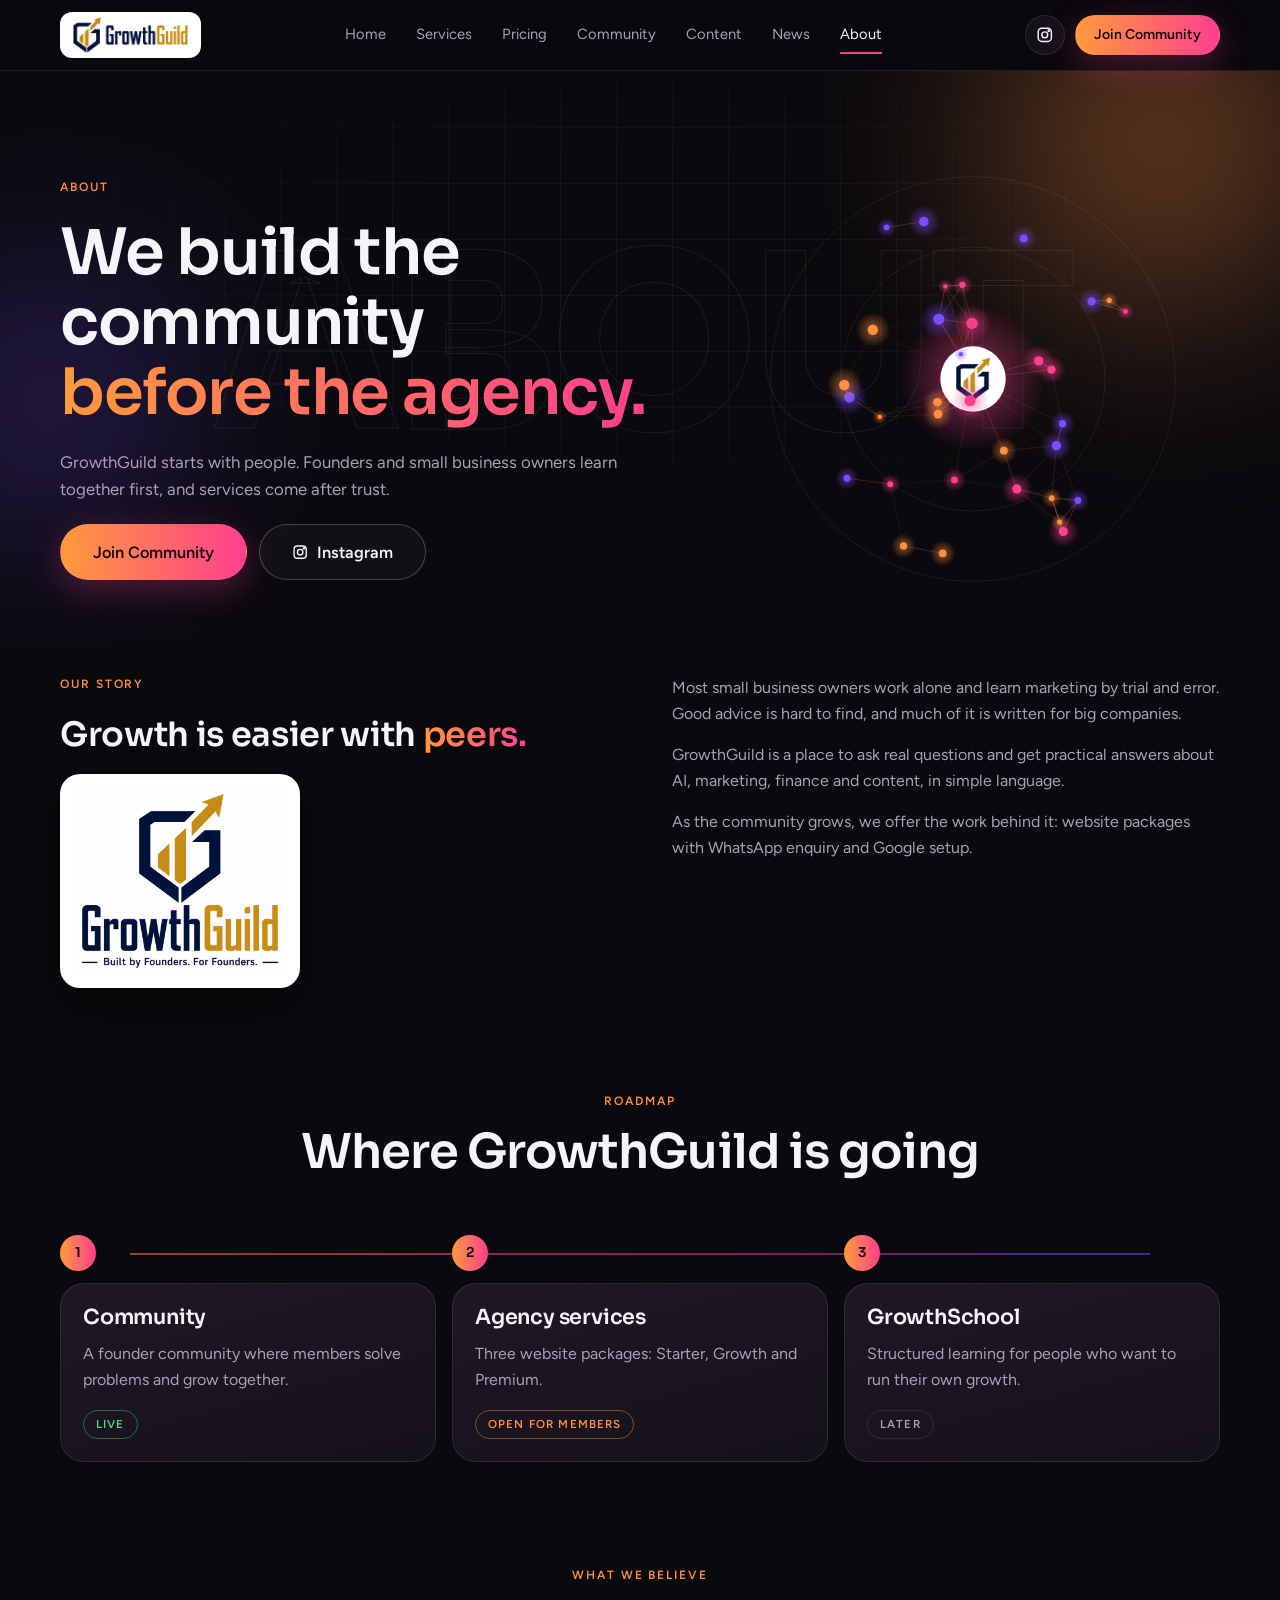
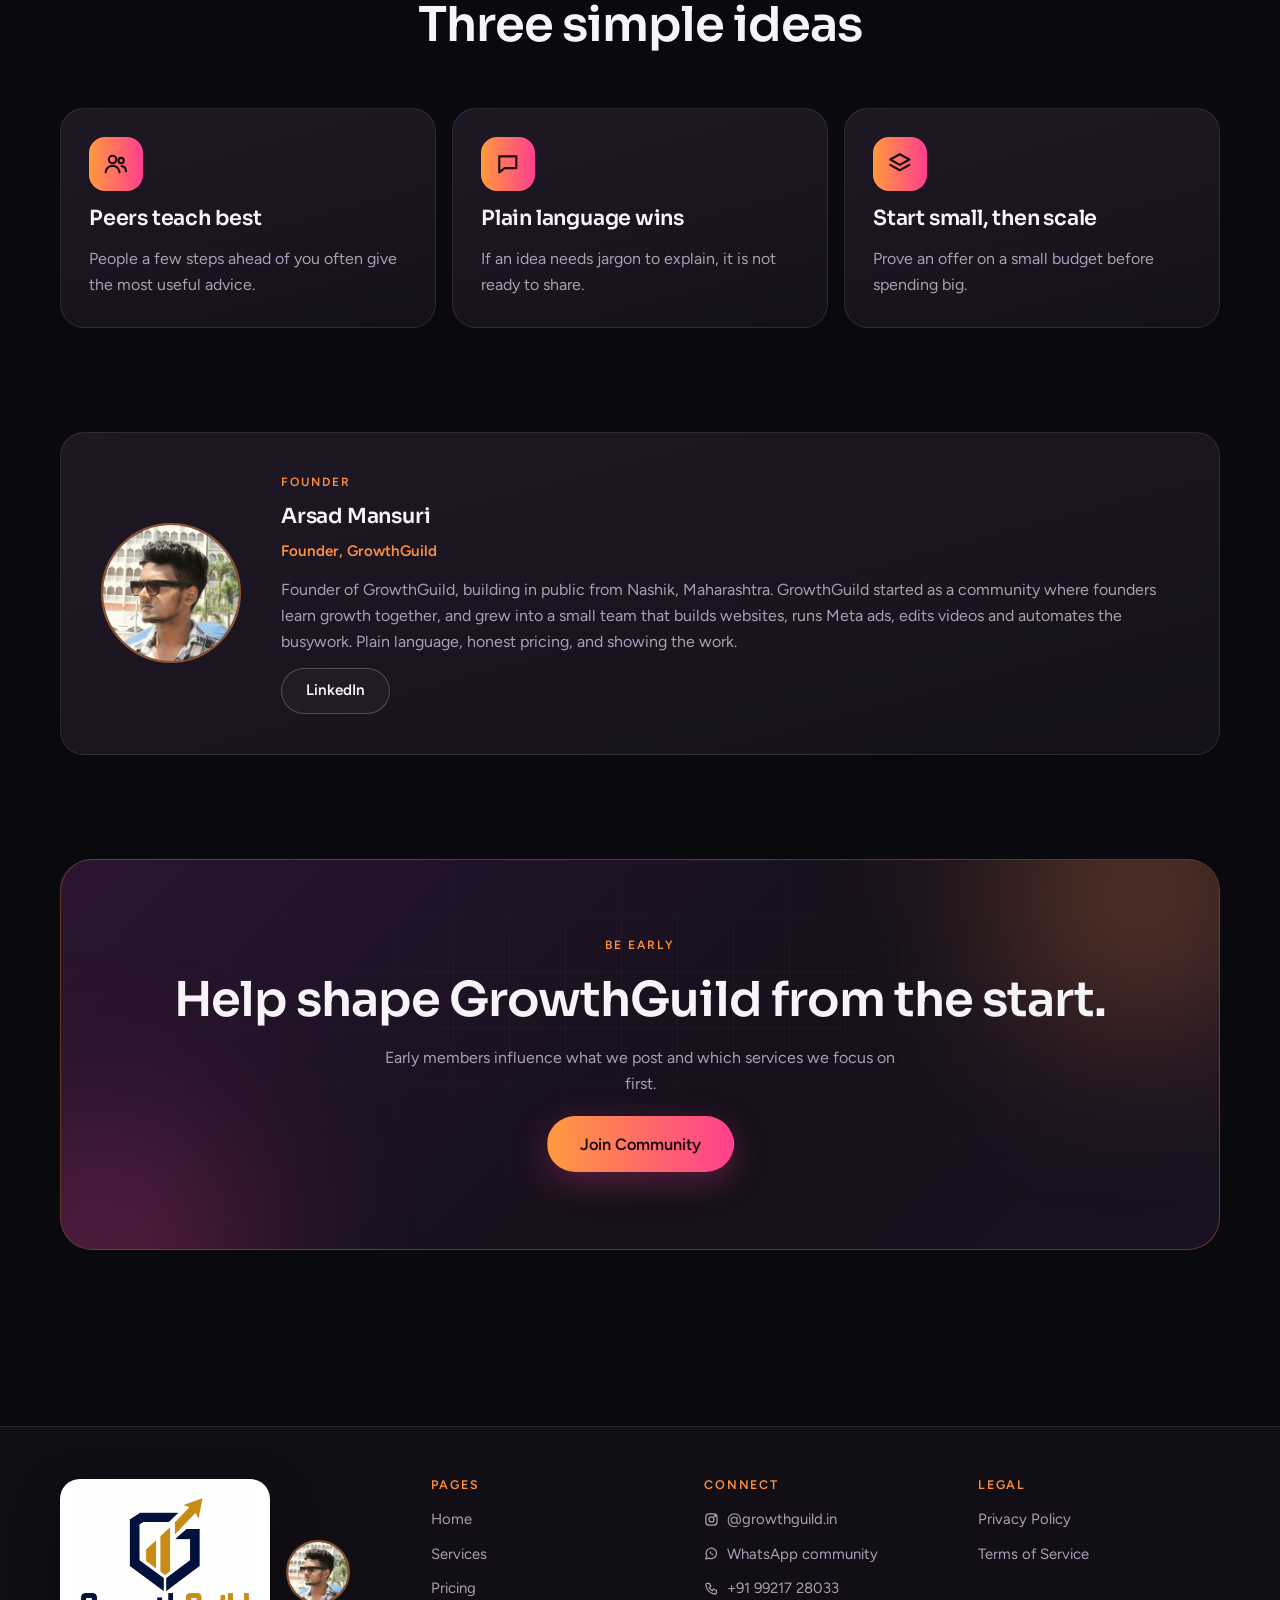
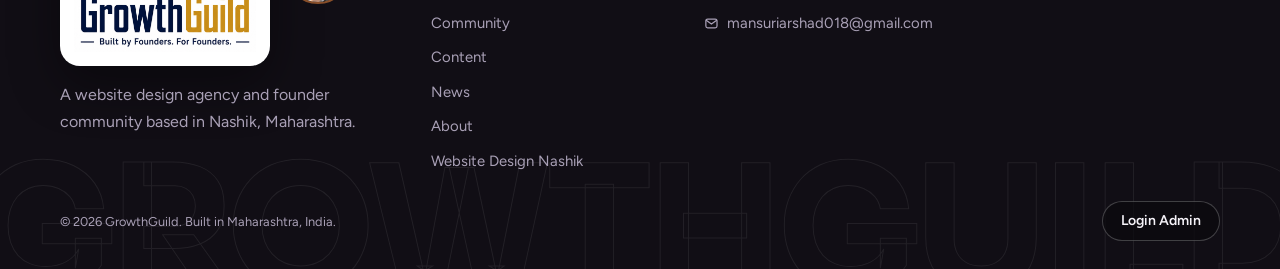
<file: about.html>
<!doctype html>
<html lang="en-IN">
<head>
<meta charset="utf-8">
<meta name="viewport" content="width=device-width,initial-scale=1,viewport-fit=cover">
<meta name="claude:viewport-fit-sides" content="cover">
<title>About GrowthGuild: Nashik Website Agency by Arsad Mansuri</title>
<meta name="description" content="GrowthGuild is a Nashik-based website and marketing team led by founder Arsad Mansuri. We build websites for local businesses and run a founder community.">
<meta name="robots" content="index,follow,max-image-preview:large,max-snippet:-1,max-video-preview:-1">
<link rel="canonical" href="https://growthguild.in/about.html">
<link rel="alternate" hreflang="en-IN" href="https://growthguild.in/about.html">
<link rel="alternate" hreflang="x-default" href="https://growthguild.in/about.html">
<meta name="author" content="Arsad Mansuri">
<meta name="theme-color" content="#0b0a0f">
<meta name="geo.region" content="IN-MH">
<meta name="geo.placename" content="Nashik">
<link rel="icon" type="image/png" href="logo-icon.png">
<link rel="apple-touch-icon" href="logo-icon.png">
<meta property="og:site_name" content="GrowthGuild">
<meta property="og:locale" content="en_IN">
<meta property="og:type" content="website">
<meta property="og:title" content="About GrowthGuild: Nashik Website Agency by Arsad Mansuri">
<meta property="og:description" content="GrowthGuild is a Nashik-based website and marketing team led by founder Arsad Mansuri. We build websites for local businesses and run a founder community.">
<meta property="og:url" content="https://growthguild.in/about.html">
<meta property="og:image" content="https://growthguild.in/og-image.png">
<meta property="og:image:width" content="1200">
<meta property="og:image:height" content="630">
<meta property="og:image:alt" content="GrowthGuild - website design agency in Nashik">
<meta name="twitter:card" content="summary_large_image">
<meta name="twitter:title" content="About GrowthGuild: Nashik Website Agency by Arsad Mansuri">
<meta name="twitter:description" content="GrowthGuild is a Nashik-based website and marketing team led by founder Arsad Mansuri. We build websites for local businesses and run a founder community.">
<meta name="twitter:image" content="https://growthguild.in/og-image.png">
<script type="application/ld+json">{"@context":"https://schema.org","@graph":[{"@type":"AboutPage","@id":"https://growthguild.in/about.html#webpage","url":"https://growthguild.in/about.html","name":"About GrowthGuild: Nashik Website Agency by Arsad Mansuri","description":"GrowthGuild is a Nashik-based website and marketing team led by founder Arsad Mansuri. We build websites for local businesses and run a founder community.","inLanguage":"en-IN","isPartOf":{"@id":"https://growthguild.in/#website"},"about":{"@id":"https://growthguild.in/#business"},"dateModified":"2026-11-04","primaryImageOfPage":{"@type":"ImageObject","url":"https://growthguild.in/og-image.png"}},{"@type":"BreadcrumbList","itemListElement":[{"@type":"ListItem","position":1,"name":"Home","item":"https://growthguild.in/"},{"@type":"ListItem","position":2,"name":"About","item":"https://growthguild.in/about.html"}]},{"@type":"Person","@id":"https://growthguild.in/about.html#founder","name":"Arsad Mansuri","jobTitle":"Founder, GrowthGuild","image":"https://growthguild.in/founder-arsad.jpg","worksFor":{"@id":"https://growthguild.in/#business"},"homeLocation":{"@type":"Place","name":"Nashik, Maharashtra, India"},"sameAs":["https://www.linkedin.com/in/arshadmansuri07"]}]}</script>
<link rel="preload" as="image" href="logo-lockup.png">
<link rel="preload" as="image" href="logo-icon.png">
<link rel="preload" as="image" href="logo-full.png">
<link rel="preconnect" href="https://fonts.googleapis.com">
<link rel="preconnect" href="https://fonts.gstatic.com" crossorigin>
<link rel="stylesheet" href="https://fonts.googleapis.com/css2?family=Figtree:wght@400;500;600&family=Sora:wght@500;600;700&display=swap">
<link rel="stylesheet" href="style.css">
</head>
<body>
<div class="page" data-page="about">
  <div id="site-nav"><header class="nav" id="nav"><div class="wrap nav-in"><a class="logo logo-chip" href="index.html" aria-label="GrowthGuild home"><img src="logo-lockup.png" alt="GrowthGuild" width="117" height="38" decoding="sync" fetchpriority="high"></a><nav class="nav-links" id="nav-links" aria-label="Main"><a href="index.html">Home</a><a href="services.html">Services</a><a href="pricing.html">Pricing</a><a href="community.html">Community</a><a href="content.html">Content</a><a href="news.html">News</a><a href="about.html" aria-current="page">About</a></nav><div class="nav-right"><a class="icon-btn" href="https://www.instagram.com/growthguild.in/" target="_blank" rel="noopener" aria-label="GrowthGuild on Instagram"><svg class="ico" viewBox="0 0 24 24" fill="none" stroke="currentColor" stroke-width="2" stroke-linecap="round" stroke-linejoin="round"><rect x="3" y="3" width="18" height="18" rx="5"></rect><circle cx="12" cy="12" r="4"></circle><circle cx="17.5" cy="6.5" r="1" fill="currentColor"></circle></svg></a><a class="btn btn-grad btn-sm" data-join="" href="community.html">Join Community</a><button class="menu-btn" id="menu-btn" type="button" aria-label="Open menu" aria-expanded="false" aria-controls="nav-links"><svg viewBox="0 0 24 24" fill="none" stroke="currentColor" stroke-width="2" stroke-linecap="round"><path d="M4 7h16M4 12h16M4 17h16"></path></svg></button></div></div></header></div>

  <section class="pagehead">
    <div class="gridbg"></div>
    <div class="glow g-orange"></div><div class="glow g-violet"></div>
    <span class="wm" aria-hidden="true" style="top:30%">ABOUT</span>
    <div class="wrap">
      <div class="ph-grid">
        <div class="ph-text">
          <span class="label">About</span>
          <h1>We build the community <span class="grad">before the agency.</span></h1>
          <p>GrowthGuild starts with people. Founders and small business owners learn together first, and services come after trust.</p>
          <div class="btn-row">
            <a class="btn btn-grad btn-lg" data-join href="community.html">Join Community</a>
            <a class="btn btn-ghost btn-lg" data-ig href="#"><span data-icon="ig"></span>Instagram</a>
          </div>
        </div>
        <div class="ph-visual">
          <div class="net-wrap" style="width:100%;max-width:440px"><canvas id="net" role="img" aria-label="Network of connected dots, a picture of the GrowthGuild community"></canvas></div>
        </div>
      </div>
    </div>
  </section>

  <section class="sec" style="padding-top:32px">
    <div class="wrap">
      <div class="split" style="align-items:start">
        <div style="display:flex;flex-direction:column;gap:18px">
          <span class="label">Our story</span>
          <p class="quote" style="color:var(--fg)">Growth is easier with <span class="grad">peers.</span></p>
          <div class="logo-card" style="width:min(240px,100%)"><img src="logo-full.png" alt="GrowthGuild, Built by Founders. For Founders."></div>
        </div>
        <div>
          <p>Most small business owners work alone and learn marketing by trial and error. Good advice is hard to find, and much of it is written for big companies.</p>
          <p>GrowthGuild is a place to ask real questions and get practical answers about AI, marketing, finance and content, in simple language.</p>
          <p>As the community grows, we offer the work behind it: website packages with WhatsApp enquiry and Google setup.</p>
        </div>
      </div>
    </div>
  </section>

  <section class="sec sec-tight">
    <div class="wrap">
      <div class="sec-head"><span class="label">Roadmap</span><h2>Where GrowthGuild is going</h2></div>
      <div class="tl" style="grid-template-columns:repeat(3,1fr)">
        <div class="t"><span class="step-n">1</span><div class="card"><h3>Community</h3><p>A founder community where members solve problems and grow together.</p><span class="tag live">Live</span></div></div>
        <div class="t"><span class="step-n">2</span><div class="card"><h3>Agency services</h3><p>Three website packages: Starter, Growth and Premium.</p><span class="tag next">Open for members</span></div></div>
        <div class="t"><span class="step-n">3</span><div class="card"><h3>GrowthSchool</h3><p>Structured learning for people who want to run their own growth.</p><span class="tag">Later</span></div></div>
      </div>
    </div>
  </section>

  <section class="sec sec-tight">
    <div class="wrap">
      <div class="sec-head"><span class="label">What we believe</span><h2>Three simple ideas</h2></div>
      <div class="why">
        <div class="card"><span class="why-ico" data-icon="users"></span><h3>Peers teach best</h3><p>People a few steps ahead of you often give the most useful advice.</p></div>
        <div class="card"><span class="why-ico" data-icon="chat"></span><h3>Plain language wins</h3><p>If an idea needs jargon to explain, it is not ready to share.</p></div>
        <div class="card"><span class="why-ico" data-icon="layers"></span><h3>Start small, then scale</h3><p>Prove an offer on a small budget before spending big.</p></div>
      </div>
    </div>
  </section>

  <section class="sec sec-tight">
    <div class="wrap">
      <div class="card who founder" style="padding:clamp(24px,4vw,40px)">
        <div class="f-photo">
          <img src="founder-arsad.jpg" alt="Arsad Mansuri, Founder of GrowthGuild" width="140" height="140">
        </div>
        <div class="f-text">
          <span class="label">Founder</span>
          <h3>Arsad Mansuri</h3>
          <p class="f-role">Founder, GrowthGuild</p>
          <p>Founder of GrowthGuild, building in public from Nashik, Maharashtra. GrowthGuild started as a community where founders learn growth together, and grew into a small team that builds websites, runs Meta ads, edits videos and automates the busywork. Plain language, honest pricing, and showing the work.</p>
          <a class="btn btn-ghost" href="https://www.linkedin.com/in/arshadmansuri07" target="_blank" rel="noopener">LinkedIn</a>
        </div>
      </div>
    </div>
  </section>

  <section class="sec sec-tight">
    <div class="wrap">
      <div class="join">
        <div class="gridbg"></div>
        <div class="glow g-orange"></div><div class="glow g-pink"></div>
        <span class="label">Be early</span>
        <h2>Help shape GrowthGuild from the start.</h2>
        <p>Early members influence what we post and which services we focus on first.</p>
        <a class="btn btn-grad btn-lg" data-join href="community.html">Join Community</a>
      </div>
    </div>
  </section>

  <div id="site-foot"><footer class="foot"><span class="wm" aria-hidden="true" style="font-size:clamp(3rem,13.5vw,12rem)">GROWTHGUILD</span><div class="wrap"><div class="foot-in"><div><div class="foot-brand"><a class="logo-card" href="index.html" aria-label="GrowthGuild home"><img src="logo-full.png" alt="GrowthGuild, Built by Founders. For Founders." width="720" height="631"></a><span class="f-thumb"><img src="founder-arsad.jpg" alt="Arsad Mansuri, Founder of GrowthGuild" width="64" height="64" loading="lazy"></span></div><p style="margin-top:16px;max-width:36ch">A website design agency and founder community based in Nashik, Maharashtra.</p></div><div><h4>Pages</h4><div class="foot-links"><a href="index.html">Home</a><a href="services.html">Services</a><a href="pricing.html">Pricing</a><a href="community.html">Community</a><a href="content.html">Content</a><a href="news.html">News</a><a href="about.html">About</a><a href="website-design-nashik.html">Website Design Nashik</a></div></div><div><h4>Connect</h4><div class="foot-links"><a href="https://www.instagram.com/growthguild.in/" target="_blank" rel="noopener"><svg class="ico" viewBox="0 0 24 24" fill="none" stroke="currentColor" stroke-width="2" stroke-linecap="round" stroke-linejoin="round"><rect x="3" y="3" width="18" height="18" rx="5"></rect><circle cx="12" cy="12" r="4"></circle><circle cx="17.5" cy="6.5" r="1" fill="currentColor"></circle></svg>@growthguild.in</a><a href="#join" data-join=""><svg class="ico" viewBox="0 0 24 24" fill="none" stroke="currentColor" stroke-width="2" stroke-linecap="round" stroke-linejoin="round"><path d="M3 21l1.6-4.6A8.5 8.5 0 1 1 8 19.5L3 21z"></path><path d="M9 9.5c.3 2.4 2.6 4.7 5 5l1.3-1.3-1.8-1-.8.7a4 4 0 0 1-1.7-1.7l.7-.8-1-1.8L9 9.5z" fill="currentColor" stroke="none"></path></svg>WhatsApp community</a><a href="tel:+919921728033"><svg class="ico" viewBox="0 0 24 24" fill="none" stroke="currentColor" stroke-width="2" stroke-linecap="round" stroke-linejoin="round"><path d="M5 4h4l2 5-2.5 1.5a11 11 0 0 0 5 5L15 13l5 2v4a2 2 0 0 1-2 2A16 16 0 0 1 3 6a2 2 0 0 1 2-2z"></path></svg>+91 99217 28033</a><!-- TODO: owner to confirm this email address before publishing --><a href="mailto:mansuriarshad018@gmail.com"><svg class="ico" viewBox="0 0 24 24" fill="none" stroke="currentColor" stroke-width="2" stroke-linecap="round" stroke-linejoin="round"><rect x="3" y="5" width="18" height="14" rx="3"></rect><path d="M3.5 7l8.5 6 8.5-6"></path></svg>mansuriarshad018@gmail.com</a></div></div><div><h4>Legal</h4><div class="foot-links"><a href="privacy.html">Privacy Policy</a><a href="terms.html">Terms of Service</a></div></div></div><div class="foot-bottom"><small>© 2026 GrowthGuild. Built in Maharashtra, India.</small><a class="btn btn-ghost btn-sm foot-admin" href="admin.html">Login Admin</a></div></div></footer></div>
</div>
<script src="supabase-config.js"></script>
<script src="site.js"></script>
</body>
</html>
</file>
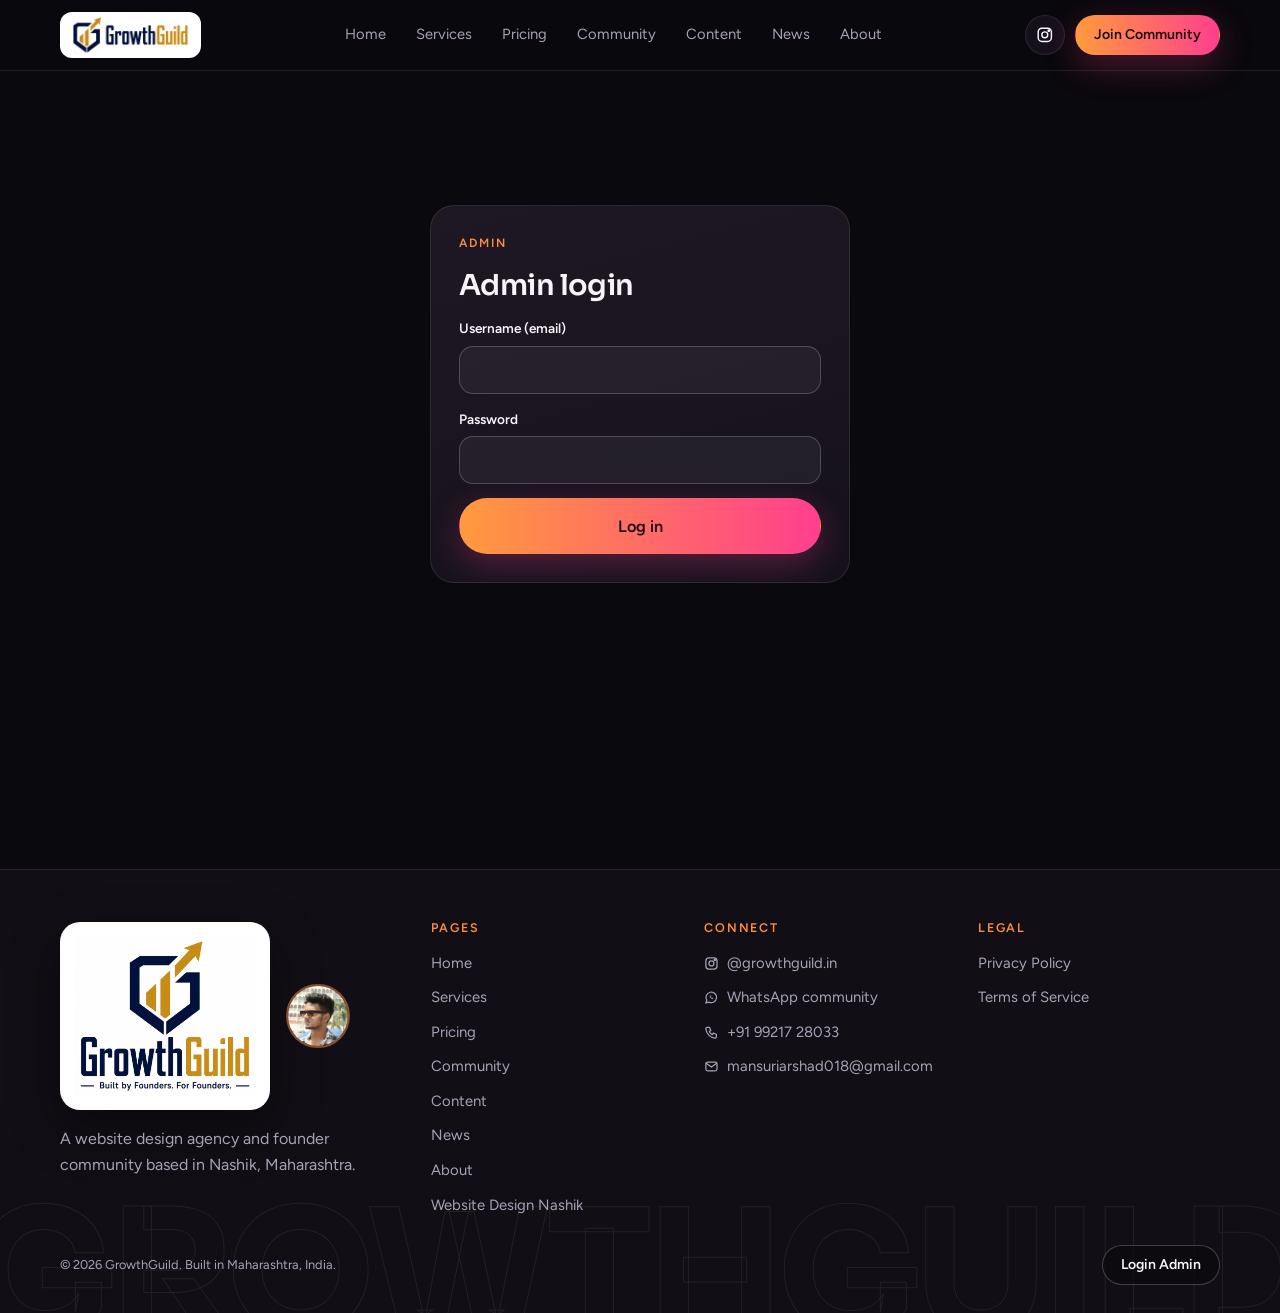
<file: admin.html>
<!doctype html>
<html lang="en">
<head>
<meta charset="utf-8">
<meta name="viewport" content="width=device-width,initial-scale=1,viewport-fit=cover">
<meta name="robots" content="noindex,nofollow">
<title>GrowthGuild Admin</title>
<link rel="preload" as="image" href="logo-lockup.png">
<link rel="preconnect" href="https://fonts.googleapis.com">
<link rel="preconnect" href="https://fonts.gstatic.com" crossorigin>
<link rel="stylesheet" href="https://fonts.googleapis.com/css2?family=Figtree:wght@400;500;600&family=Sora:wght@500;600;700&display=swap">
<link rel="stylesheet" href="style.css">
<style>
.ad-login{max-width:420px;margin:clamp(40px,10vw,110px) auto;gap:16px}
.ad-login form{display:flex;flex-direction:column;gap:14px}
.ad-bar{display:flex;flex-wrap:wrap;gap:12px;align-items:center;justify-content:space-between;margin-bottom:18px}
.ad-tabs{display:flex;gap:8px}
.ad-tabs .btn[aria-pressed="true"]{background:var(--grad);color:var(--ink);border-color:transparent}
.ad-tools{display:flex;flex-wrap:wrap;gap:10px;align-items:center}
.ad-tools input{min-height:40px;padding:0 14px;border-radius:999px;border:1px solid rgba(255,255,255,.2);background:rgba(255,255,255,.05);color:var(--fg);font:400 .9rem var(--body);width:min(100%,240px)}
.ad-wrap{overflow-x:auto;border:1px solid var(--line);border-radius:20px;background:var(--surface)}
.ad-table{width:100%;border-collapse:collapse;font-size:.92rem;min-width:640px}
.ad-table th{position:sticky;top:0;text-align:left;padding:14px 16px;font:600 .72rem/1 var(--body);letter-spacing:.12em;text-transform:uppercase;color:var(--orange);background:var(--surface2);white-space:nowrap}
.ad-table td{padding:13px 16px;border-top:1px solid var(--line);color:var(--fg);vertical-align:top}
.ad-table td.m{color:var(--muted);white-space:nowrap}
.ad-table a{color:var(--orange)}
.ad-empty{padding:32px;text-align:center;color:var(--muted)}
.ad-count{color:var(--muted);font-size:.9rem}
.ad-banner{margin-bottom:16px;padding:14px 18px;border-radius:14px;border:1px solid rgba(255,138,138,.5);background:rgba(255,107,107,.08);color:#ffb3b3;font-size:.92rem}
.ad-banner code{background:rgba(255,255,255,.1);padding:1px 6px;border-radius:6px;color:var(--fg)}
.ad-who{color:var(--muted);font-size:.85rem}
.ad-act{display:flex;gap:8px;flex-wrap:wrap}
.ad-ed{display:grid;gap:14px;padding:24px;border:1px solid var(--line);border-radius:20px;background:var(--surface);margin-bottom:18px}
.ad-ed .row2{display:grid;grid-template-columns:repeat(auto-fit,minmax(220px,1fr));gap:14px}
.ad-ed textarea{width:100%;padding:12px 14px;border-radius:14px;border:1px solid rgba(255,255,255,.2);background:rgba(255,255,255,.05);color:var(--fg);font:400 .95rem/1.55 var(--body);resize:vertical}
.ad-ed textarea:focus{outline:2px solid var(--orange);outline-offset:1px}
.ad-ed .hint{font-size:.8rem;color:var(--muted)}
.ad-ed .chk{flex-direction:row;align-items:center;gap:10px}
.ad-ed .chk input{width:auto;min-height:0}
.ad-ed .jm-f input[type=datetime-local]{color-scheme:dark}
.ad-pill{font-size:.72rem;font-weight:600;letter-spacing:.08em;text-transform:uppercase;padding:3px 10px;border-radius:999px;border:1px solid var(--line)}
.ad-pill.on{color:#4ade80;border-color:rgba(74,222,128,.4)}
</style>
</head>
<body>
<div class="page" data-page="admin">
  <div id="site-nav"></div>

  <section class="sec" style="padding-top:24px" id="ad-login-sec">
    <div class="wrap">
      <div class="card ad-login">
        <span class="label">Admin</span>
        <h2 style="font-size:1.8rem">Admin login</h2>
        <form id="ad-form" class="jm-form-like" novalidate>
          <div class="jm-f"><label for="ad-user">Username (email)</label><input id="ad-user" type="email" autocomplete="username" required></div>
          <div class="jm-f"><label for="ad-pass">Password</label><input id="ad-pass" type="password" autocomplete="current-password" required></div>
          <p class="jm-msg bad" id="ad-err" role="alert"></p>
          <button class="btn btn-grad btn-lg" id="ad-go" type="submit">Log in</button>
        </form>
      </div>
    </div>
  </section>

  <section class="sec" style="padding-top:24px" id="ad-panel" hidden>
    <div class="wrap">
      <div class="ad-bar">
        <div><span class="label">Admin</span><h2 style="font-size:clamp(1.6rem,3vw,2.2rem)">Dashboard</h2><span class="ad-who" id="ad-who"></span></div>
        <button class="btn btn-ghost btn-sm" id="ad-out" type="button">Log out</button>
      </div>
      <div class="ad-bar">
        <div class="ad-tabs">
          <button class="btn btn-ghost btn-sm" data-tab="community_members" aria-pressed="true" type="button">Community members</button>
          <button class="btn btn-ghost btn-sm" data-tab="audit_requests" aria-pressed="false" type="button">Audit requests</button>
          <button class="btn btn-ghost btn-sm" data-tab="news_posts" aria-pressed="false" type="button">News</button>
        </div>
        <div class="ad-tools">
          <span class="ad-count" id="ad-count"></span>
          <input id="ad-q" type="search" placeholder="Search..." aria-label="Search">
          <button class="btn btn-ghost btn-sm" id="ad-refresh" type="button">Refresh</button>
          <button class="btn btn-grad btn-sm" id="ad-csv" type="button">Download CSV</button>
          <button class="btn btn-grad btn-sm" id="ad-new" type="button" hidden>+ New post</button>
        </div>
      </div>
      <div class="ad-banner" id="ad-banner" role="alert" hidden></div>
      <form class="ad-ed" id="ad-ed" hidden novalidate>
        <h3 id="ed-h" style="font-size:1.3rem">New post</h3>
        <div class="jm-f"><label for="ed-title">Title <em>(this becomes the Google headline)</em></label><input id="ed-title" type="text" maxlength="120" required></div>
        <div class="row2">
          <div class="jm-f"><label for="ed-slug">URL slug</label><input id="ed-slug" type="text" maxlength="90" placeholder="auto-from-title"><span class="hint" id="ed-url"></span></div>
          <div class="jm-f"><label for="ed-cat">Category</label><select id="ed-cat"><option>Update</option><option>Offer</option><option>SEO</option><option>Website</option><option>Google Business Profile</option><option>WhatsApp</option><option>Community</option></select></div>
        </div>
        <div class="jm-f"><label for="ed-ex">Short summary <em>(shown on cards and as the Google description)</em></label><input id="ed-ex" type="text" maxlength="200"><span class="hint" id="ed-exc"></span></div>
        <div class="jm-f"><label for="ed-cover">Cover image URL <em>(optional, https link or a file like /og-image.png)</em></label><input id="ed-cover" type="text"></div>
        <div class="jm-f"><label for="ed-body">Post</label><textarea id="ed-body" rows="14" required></textarea>
          <span class="hint">Write normally. Blank line = new paragraph. <code>## Heading</code>, <code>- bullet</code>, <code>**bold**</code>, <code>[link text](https://...)</code>, <code>![alt text](image-url)</code>.</span></div>
        <div class="row2">
          <div class="jm-f"><label for="ed-mt">SEO title <em>(optional, up to 60 characters)</em></label><input id="ed-mt" type="text" maxlength="70"></div>
          <div class="jm-f"><label for="ed-md">SEO description <em>(optional, up to 155)</em></label><input id="ed-md" type="text" maxlength="170"></div>
        </div>
        <div class="row2">
          <div class="jm-f"><label for="ed-date">Publish date</label><input id="ed-date" type="datetime-local"></div>
          <div class="jm-f chk" style="justify-content:flex-end"><label><input id="ed-pub" type="checkbox"> Published (visible on the website)</label></div>
        </div>
        <p class="jm-msg" id="ed-msg" role="status"></p>
        <div class="btn-row"><button class="btn btn-grad" id="ed-save" type="submit">Save post</button><button class="btn btn-ghost" id="ed-cancel" type="button">Cancel</button></div>
      </form>
      <div class="ad-wrap"><table class="ad-table"><thead id="ad-head"></thead><tbody id="ad-body"></tbody></table><p class="ad-empty" id="ad-empty" hidden></p></div>
    </div>
  </section>

  <div id="site-foot"></div>
</div>
<script src="supabase-config.js"></script>
<script src="site.js"></script>
<script>
(function () {
  var CFG = window.GG_SUPABASE, KEY = "gg_admin_session", RKEY = "gg_admin_refresh";
  var COLS = {
    community_members: [["created_at","Joined"],["name","Name"],["whatsapp_number","WhatsApp"],["role","I am a..."],["business","Business"],["source","Source"]],
    audit_requests: [["created_at","Requested"],["name","Name"],["whatsapp_number","WhatsApp"],["business","Business"],["website","Website"]],
    news_posts: [["published_at","Date"],["title","Title"],["category","Category"],["published","Status"],["_actions","Actions"]]
  };
  var tab = "community_members", rows = [], token = null, refresh = null, editing = null;
  var $ = function (id) { return document.getElementById(id); };
  function esc(v) { return String(v == null ? "" : v).replace(/[&<>"']/g, function (c) { return {"&":"&amp;","<":"&lt;",">":"&gt;",'"':"&quot;","'":"&#39;"}[c]; }); }
  function fmt(v) { var d = new Date(v); return isNaN(d) ? "" : d.toLocaleString("en-IN", { timeZone: "Asia/Kolkata", day: "2-digit", month: "short", year: "numeric", hour: "2-digit", minute: "2-digit" }); }
  function base() { return CFG.url.replace(/\/+$/, ""); }
  function put(t, r) { token = t; refresh = r || null; try { if (t) { sessionStorage.setItem(KEY, t); if (r) sessionStorage.setItem(RKEY, r); } else { sessionStorage.removeItem(KEY); sessionStorage.removeItem(RKEY); } } catch (e) {} }
  function emailOf(t) { try { return JSON.parse(atob(t.split(".")[1].replace(/-/g, "+").replace(/_/g, "/"))).email || ""; } catch (e) { return ""; } }
  function banner(html) { $("ad-banner").hidden = !html; $("ad-banner").innerHTML = html || ""; }

  function show(loggedIn) { $("ad-login-sec").hidden = loggedIn; $("ad-panel").hidden = !loggedIn; if (loggedIn) $("ad-who").textContent = "Logged in as " + emailOf(token); }
  function logout() { put(null); rows = []; show(false); banner(""); $("ad-pass").value = ""; }

  // Every database call goes through here: adds the login token, and quietly renews it once if it expired.
  function call(path, opts, retried) {
    opts = opts || {};
    var h = Object.assign({ apikey: CFG.anonKey, Authorization: "Bearer " + token }, opts.headers || {});
    return fetch(base() + "/rest/v1/" + path, { method: opts.method || "GET", headers: h, body: opts.body }).then(function (r) {
      if (r.status === 401 && !retried && refresh) {
        return fetch(base() + "/auth/v1/token?grant_type=refresh_token", { method: "POST", headers: { "Content-Type": "application/json", apikey: CFG.anonKey }, body: JSON.stringify({ refresh_token: refresh }) })
          .then(function (x) { return x.json().then(function (j) { if (!x.ok || !j.access_token) throw new Error("expired"); put(j.access_token, j.refresh_token); return call(path, opts, true); }); });
      }
      if (r.status === 401) { logout(); throw new Error("expired"); }
      return r;
    });
  }
  function problem(r) { // turn a failed response into a plain-English message
    return r.text().then(function (t) {
      var m = ""; try { var j = JSON.parse(t); m = j.message || j.hint || ""; } catch (e) { m = t.slice(0, 160); }
      if (r.status === 404 || /does not exist|schema cache/i.test(m)) return "Table or function missing (" + r.status + "). Run the latest <code>supabase-admin.sql</code> in Supabase > SQL Editor.";
      if (r.status === 403 || /permission denied|row-level security/i.test(m)) return "Permission denied (" + r.status + "). Your login email is not in the admin list. Run <code>supabase-admin.sql</code> with your email added.";
      return "Error " + r.status + ": " + esc(m || "unknown");
    });
  }
  function checkAdmin() {
    return call("rpc/is_admin", { method: "POST", headers: { "Content-Type": "application/json" }, body: "{}" }).then(function (r) {
      if (!r.ok) return problem(r).then(function (m) { banner(m); });
      return r.json().then(function (ok) {
        if (ok !== true) banner("You are logged in as <code>" + esc(emailOf(token)) + "</code>, but this email is not an admin, so Supabase hides all data. In Supabase > SQL Editor, add it to the list at the top of <code>supabase-admin.sql</code> and run the file again.");
        else banner("");
      });
    }).catch(function () {});
  }

  function login(e) {
    e.preventDefault();
    var err = $("ad-err"), btn = $("ad-go");
    err.textContent = "";
    var u = $("ad-user").value.trim(), p = $("ad-pass").value;
    if (!u || !p) { err.textContent = "Enter your username and password."; return; }
    btn.disabled = true; btn.textContent = "Checking...";
    fetch(base() + "/auth/v1/token?grant_type=password", {
      method: "POST", headers: { "Content-Type": "application/json", apikey: CFG.anonKey },
      body: JSON.stringify({ email: u, password: p })
    }).then(function (r) { return r.json().then(function (j) { return { ok: r.ok, j: j }; }); })
      .then(function (r) {
        if (!r.ok || !r.j.access_token) throw new Error("bad");
        put(r.j.access_token, r.j.refresh_token); show(true); checkAdmin(); load();
      })
      .catch(function () { err.textContent = "Wrong username or password."; })
      .then(function () { btn.disabled = false; btn.textContent = "Log in"; });
  }

  function load() {
    $("ad-empty").hidden = true; $("ad-count").textContent = "Loading...";
    var order = tab === "news_posts" ? "published_at.desc" : "created_at.desc";
    call(tab + "?select=*&order=" + order).then(function (r) {
      if (!r.ok) return problem(r).then(function (m) { throw new Error(m); });
      return r.json();
    }).then(function (j) { rows = j; render(); })
      .catch(function (e) {
        if (e.message === "expired") return;
        rows = []; render();
        $("ad-empty").hidden = false;
        $("ad-empty").innerHTML = e.message && e.message.length > 12 ? e.message : "Could not load data. Check your internet and press Refresh.";
      });
  }

  function filtered() {
    var q = $("ad-q").value.trim().toLowerCase();
    if (!q) return rows;
    return rows.filter(function (r) { return JSON.stringify(r).toLowerCase().indexOf(q) !== -1; });
  }

  function render() {
    var cols = COLS[tab], list = filtered(), news = tab === "news_posts";
    $("ad-csv").hidden = news; $("ad-new").hidden = !news; if (!news) $("ad-ed").hidden = true;
    $("ad-head").innerHTML = "<tr>" + cols.map(function (c) { return "<th>" + c[1] + "</th>"; }).join("") + "</tr>";
    $("ad-body").innerHTML = list.map(function (r) {
      return "<tr>" + cols.map(function (c) {
        var v = r[c[0]];
        if (c[0] === "created_at" || c[0] === "published_at") return '<td class="m">' + esc(fmt(v)) + "</td>";
        if (c[0] === "published") return '<td><span class="ad-pill' + (v ? " on" : "") + '">' + (v ? "Live" : "Draft") + "</span></td>";
        if (c[0] === "_actions") return '<td><div class="ad-act"><button class="btn btn-ghost btn-sm" data-edit="' + esc(r.id) + '" type="button">Edit</button>' +
          (r.published ? '<a class="btn btn-ghost btn-sm" href="/news/' + encodeURIComponent(r.slug) + '" target="_blank" rel="noopener">View</a>' : "") +
          '<button class="btn btn-ghost btn-sm" data-del="' + esc(r.id) + '" type="button">Delete</button></div></td>';
        if (c[0] === "whatsapp_number" && v) return '<td><a href="https://wa.me/91' + esc(v) + '" target="_blank" rel="noopener">' + esc(v) + "</a></td>";
        return "<td>" + esc(v) + "</td>";
      }).join("") + "</tr>";
    }).join("");
    $("ad-count").textContent = list.length + (list.length === 1 ? (news ? " post" : " entry") : (news ? " posts" : " entries"));
    if (!list.length) { $("ad-empty").hidden = false; $("ad-empty").textContent = rows.length ? "No matches." : (news ? "No posts yet. Press + New post." : "No entries yet."); }
    else $("ad-empty").hidden = true;
  }

  function csv() {
    var cols = COLS[tab], list = filtered();
    var q = function (v) { v = String(v == null ? "" : v); if (/^[=+\-@]/.test(v)) v = "'" + v; return '"' + v.replace(/"/g, '""') + '"'; };
    var out = [cols.map(function (c) { return q(c[1]); }).join(",")].concat(list.map(function (r) {
      return cols.map(function (c) { return q(c[0] === "created_at" ? fmt(r[c[0]]) : r[c[0]]); }).join(",");
    })).join("\r\n");
    var a = document.createElement("a");
    a.href = URL.createObjectURL(new Blob(["﻿" + out], { type: "text/csv" }));
    a.download = tab + ".csv"; document.body.appendChild(a); a.click(); a.remove();
  }

  /* ---------- News editor ---------- */
  function slugify(t) { return String(t).toLowerCase().replace(/&/g, " and ").replace(/[^a-z0-9]+/g, "-").replace(/^-+|-+$/g, "").slice(0, 80); }
  function localIso(d) { var x = new Date(d || Date.now()); x.setMinutes(x.getMinutes() - x.getTimezoneOffset()); return x.toISOString().slice(0, 16); }
  function hints() {
    $("ed-url").textContent = "growthguild.in/news/" + ($("ed-slug").value || slugify($("ed-title").value) || "your-post");
    $("ed-exc").textContent = $("ed-ex").value.length + " / 155 characters is ideal";
  }
  function openEditor(r) {
    editing = r || null;
    $("ed-h").textContent = r ? "Edit post" : "New post";
    $("ed-title").value = r ? r.title : ""; $("ed-slug").value = r ? r.slug : "";
    $("ed-cat").value = r && r.category ? r.category : "Update";
    $("ed-ex").value = r ? r.excerpt || "" : ""; $("ed-cover").value = r ? r.cover_url || "" : "";
    $("ed-body").value = r ? r.body || "" : ""; $("ed-mt").value = r ? r.meta_title || "" : ""; $("ed-md").value = r ? r.meta_description || "" : "";
    $("ed-date").value = localIso(r ? r.published_at : null); $("ed-pub").checked = r ? !!r.published : true;
    $("ed-msg").textContent = ""; $("ed-msg").className = "jm-msg";
    hints(); $("ad-ed").hidden = false; $("ed-title").focus(); $("ad-ed").scrollIntoView({ behavior: "smooth", block: "start" });
  }
  function savePost(e) {
    e.preventDefault();
    var msg = $("ed-msg"), btn = $("ed-save"), title = $("ed-title").value.trim(), body = $("ed-body").value.trim();
    msg.className = "jm-msg bad";
    if (!title || !body) { msg.textContent = "Title and post text are required."; return; }
    var slug = slugify($("ed-slug").value || title);
    if (!slug) { msg.textContent = "Slug needs letters or numbers."; return; }
    var cover = $("ed-cover").value.trim();
    if (cover && !/^(https:\/\/|\/)/.test(cover)) { msg.textContent = "Cover image must start with https:// or /"; return; }
    var rec = { title: title, slug: slug, category: $("ed-cat").value, excerpt: $("ed-ex").value.trim() || null, cover_url: cover || null, body: body,
      meta_title: $("ed-mt").value.trim() || null, meta_description: $("ed-md").value.trim() || null,
      published: $("ed-pub").checked, published_at: new Date($("ed-date").value || Date.now()).toISOString() };
    btn.disabled = true; btn.textContent = "Saving...";
    var path = "news_posts" + (editing ? "?id=eq." + encodeURIComponent(editing.id) : "");
    call(path, { method: editing ? "PATCH" : "POST", headers: { "Content-Type": "application/json", Prefer: "return=representation" }, body: JSON.stringify(rec) })
      .then(function (r) {
        if (!r.ok) return problem(r).then(function (m) { throw new Error(/duplicate key|23505/.test(m) ? "That slug is already used by another post. Change the URL slug." : m); });
        return r.json();
      }).then(function (j) {
        if (!j.length) throw new Error("Not saved. Your login is not an admin. Run supabase-admin.sql with your email.");
        $("ad-ed").hidden = true; load();
      }).catch(function (er) { if (er.message !== "expired") { msg.innerHTML = er.message; } })
      .then(function () { btn.disabled = false; btn.textContent = "Save post"; });
  }
  function delPost(id) {
    var r = rows.filter(function (x) { return x.id === id; })[0];
    if (!r || !confirm('Delete "' + r.title + '" permanently?')) return;
    call("news_posts?id=eq." + encodeURIComponent(id), { method: "DELETE", headers: { Prefer: "return=representation" } })
      .then(function (x) { if (!x.ok) return problem(x).then(function (m) { throw new Error(m); }); return x.json(); })
      .then(function (j) { if (!j.length) alert("Not deleted. Your login is not an admin."); load(); })
      .catch(function (er) { if (er.message !== "expired") banner(er.message); });
  }

  $("ad-form").addEventListener("submit", login);
  $("ad-out").addEventListener("click", logout);
  $("ad-refresh").addEventListener("click", function () { checkAdmin(); load(); });
  $("ad-csv").addEventListener("click", csv);
  $("ad-q").addEventListener("input", render);
  $("ad-new").addEventListener("click", function () { openEditor(null); });
  $("ad-ed").addEventListener("submit", savePost);
  $("ed-cancel").addEventListener("click", function () { $("ad-ed").hidden = true; });
  $("ed-title").addEventListener("input", function () { if (!editing && !$("ed-slug").dataset.manual) $("ed-slug").value = slugify($("ed-title").value); hints(); });
  $("ed-slug").addEventListener("input", function () { $("ed-slug").dataset.manual = "1"; hints(); });
  $("ed-ex").addEventListener("input", hints);
  $("ad-body").addEventListener("click", function (e) {
    var b = e.target.closest("button"); if (!b) return;
    var id = b.getAttribute("data-edit") || b.getAttribute("data-del");
    if (b.hasAttribute("data-edit")) openEditor(rows.filter(function (x) { return x.id === id; })[0]);
    else if (b.hasAttribute("data-del")) delPost(id);
  });
  Array.prototype.forEach.call(document.querySelectorAll("[data-tab]"), function (b) {
    b.addEventListener("click", function () {
      tab = b.getAttribute("data-tab");
      Array.prototype.forEach.call(document.querySelectorAll("[data-tab]"), function (x) { x.setAttribute("aria-pressed", x === b ? "true" : "false"); });
      rows = []; $("ad-q").value = ""; render(); load();
    });
  });
  try { var t = sessionStorage.getItem(KEY); if (t) { token = t; refresh = sessionStorage.getItem(RKEY); show(true); checkAdmin(); load(); } } catch (e) {}
})();
</script>
</body>
</html>
</file>
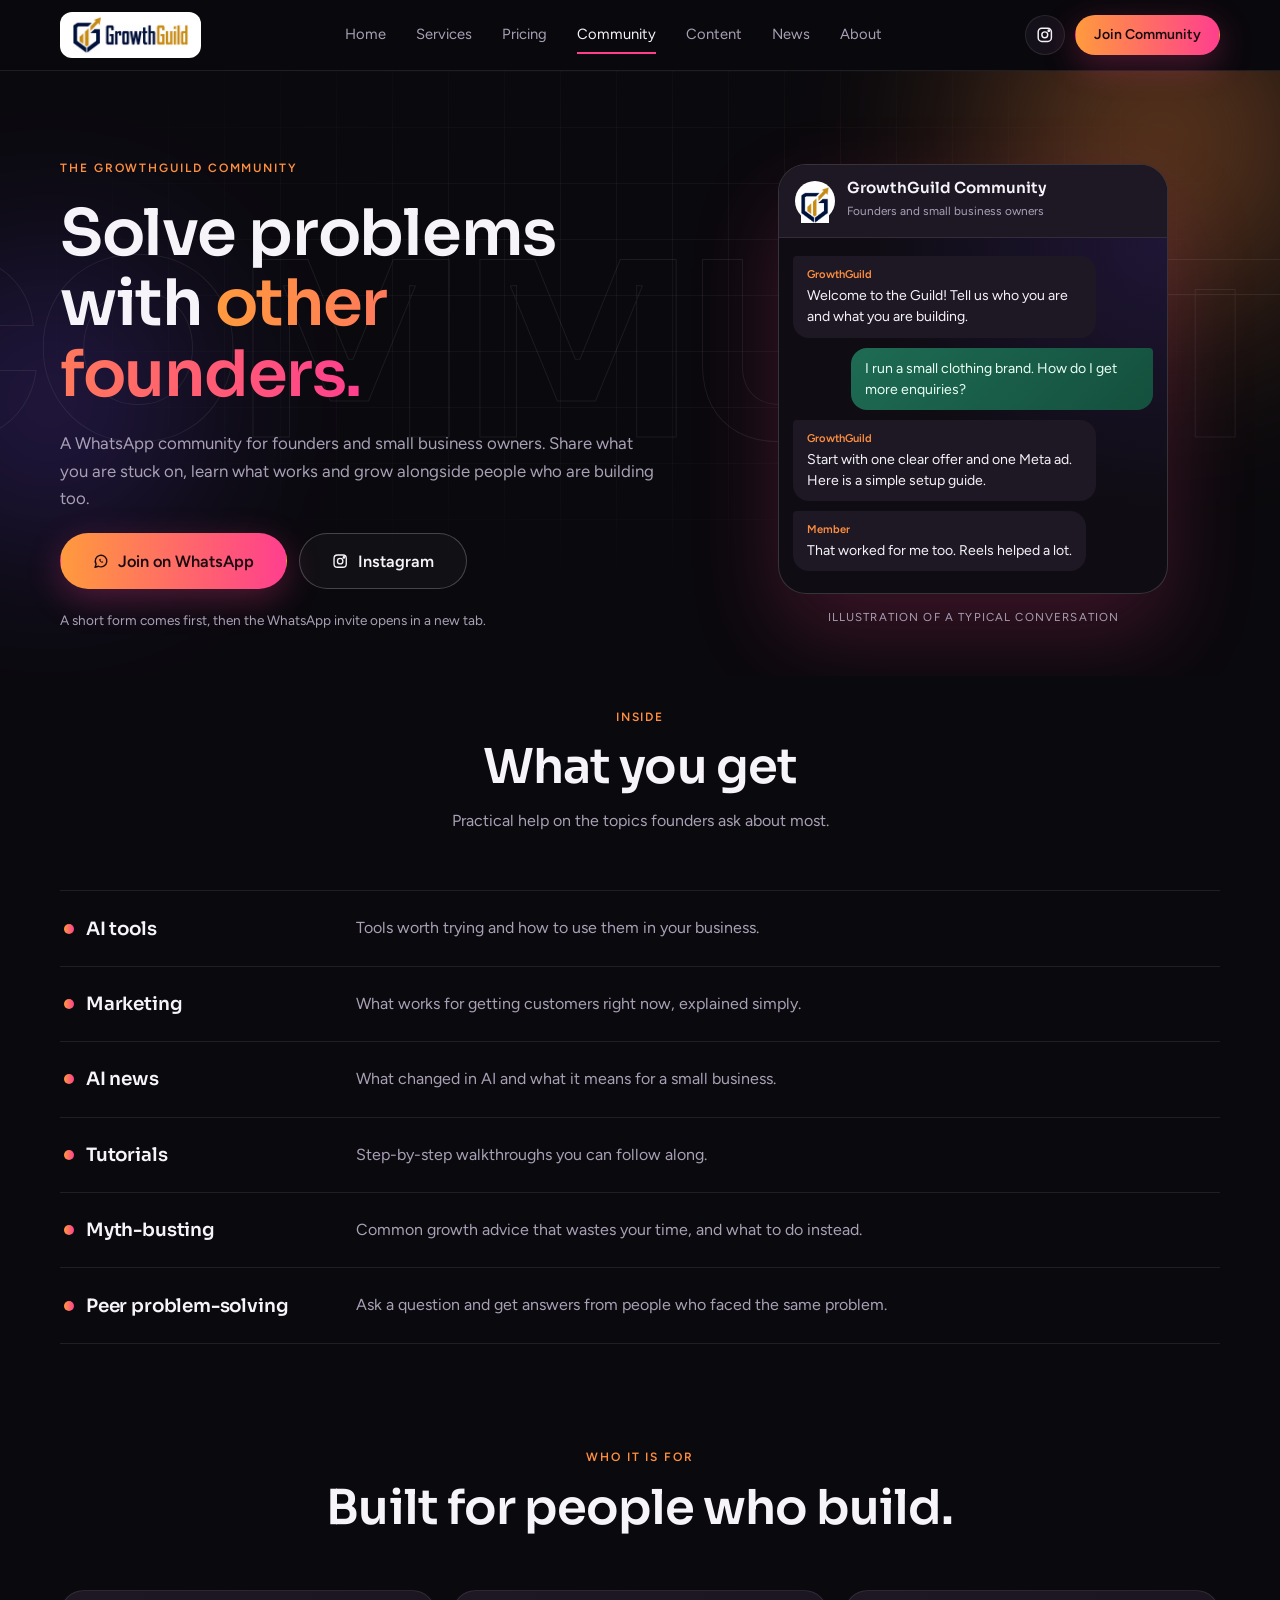
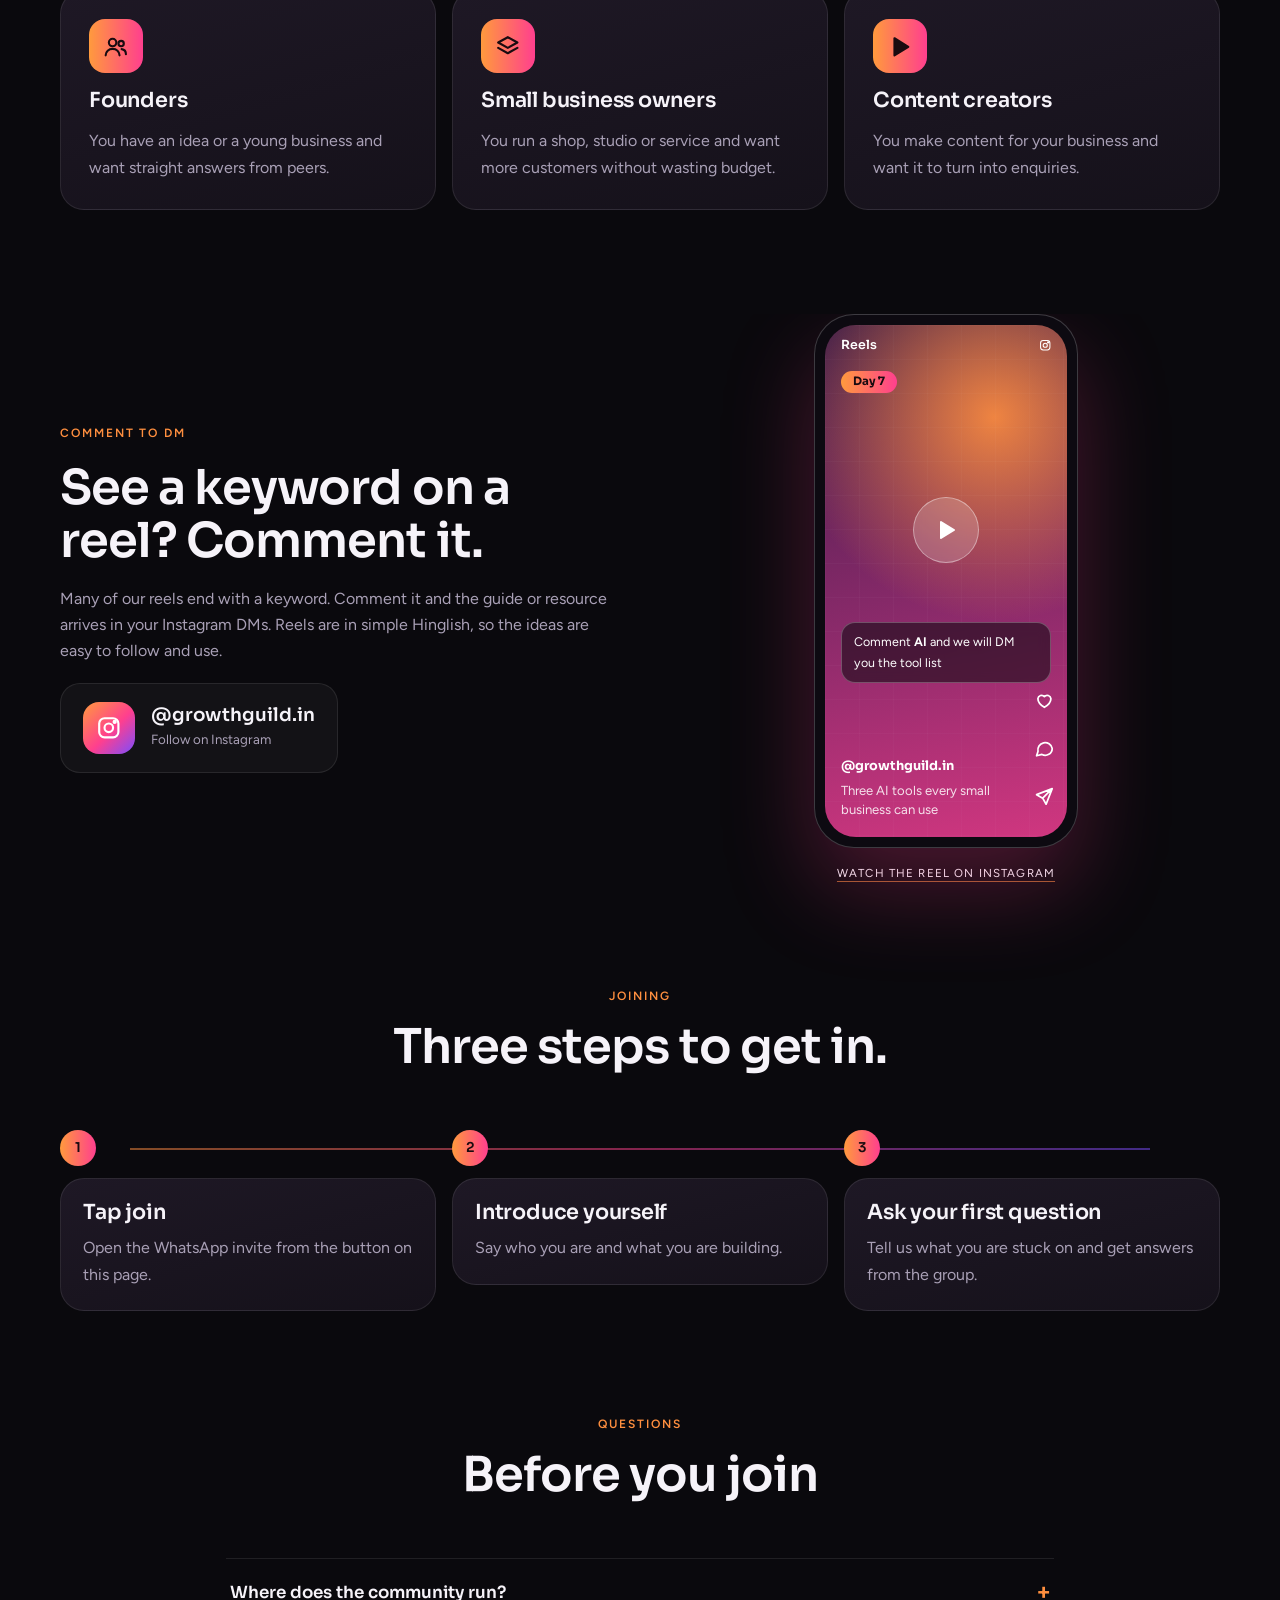
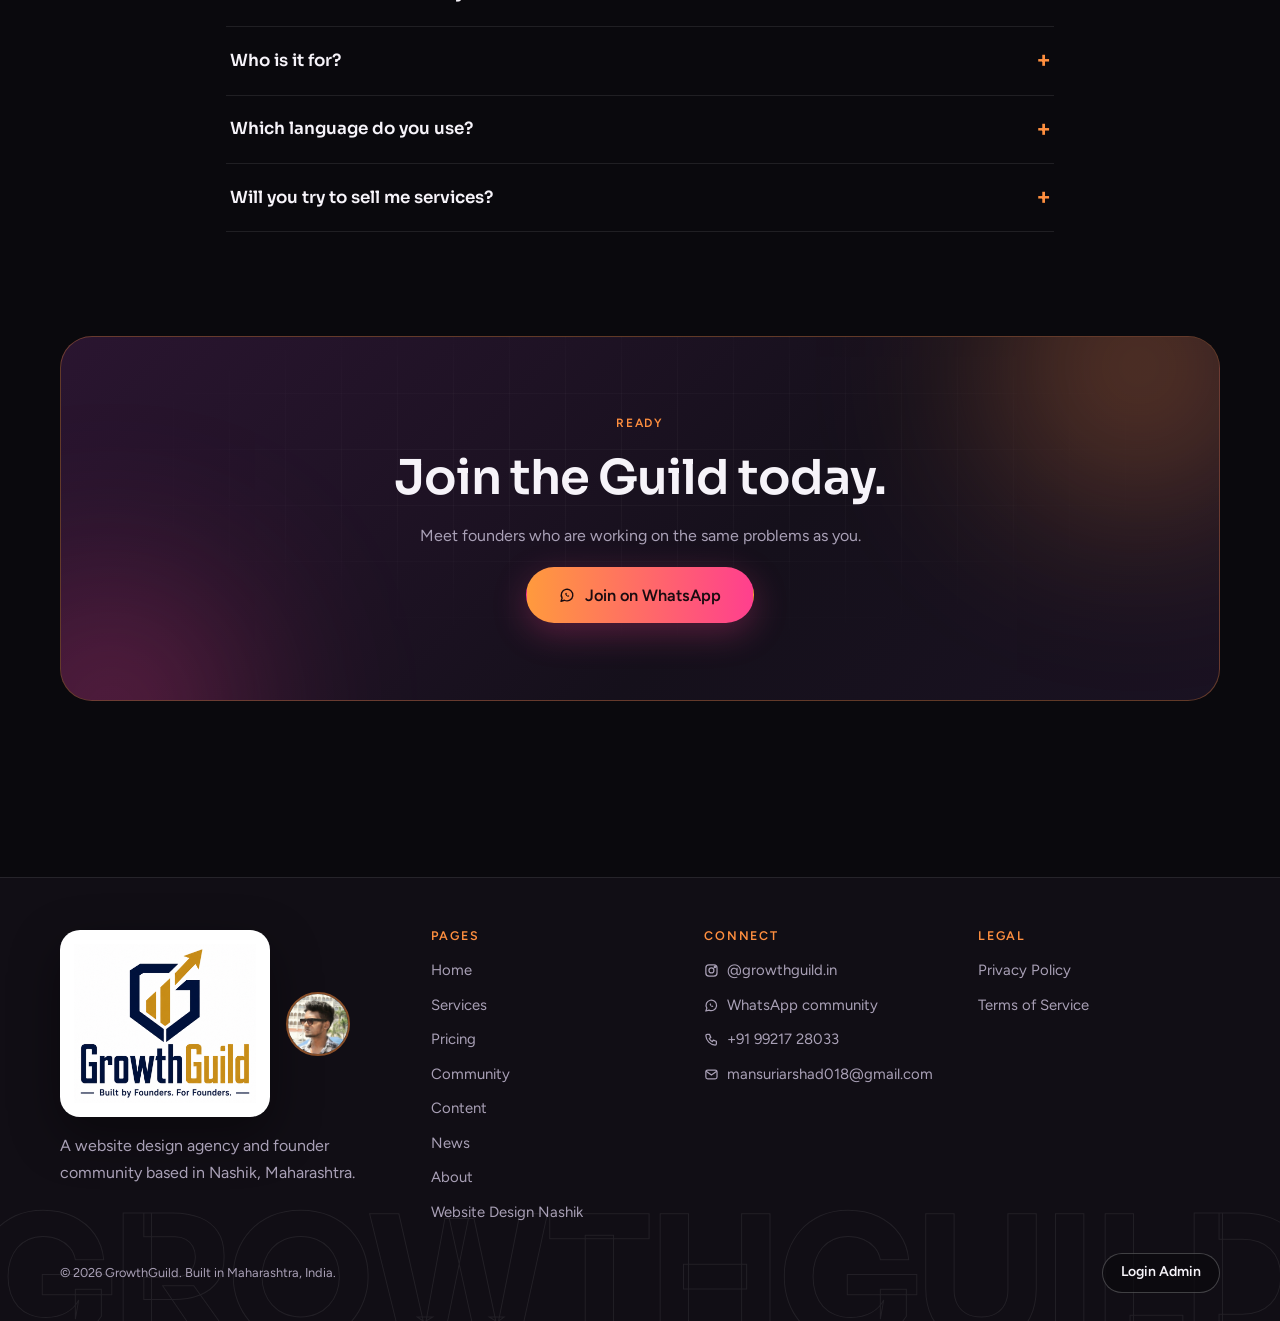
<file: community.html>
<!doctype html>
<html lang="en-IN">
<head>
<meta charset="utf-8">
<meta name="viewport" content="width=device-width,initial-scale=1,viewport-fit=cover">
<meta name="claude:viewport-fit-sides" content="cover">
<title>Free WhatsApp Community for Founders in India | GrowthGuild</title>
<meta name="description" content="Join GrowthGuild&#x27;s free WhatsApp community for founders and small business owners. Ask real questions about AI, marketing, finance and content.">
<meta name="robots" content="index,follow,max-image-preview:large,max-snippet:-1,max-video-preview:-1">
<link rel="canonical" href="https://growthguild.in/community.html">
<link rel="alternate" hreflang="en-IN" href="https://growthguild.in/community.html">
<link rel="alternate" hreflang="x-default" href="https://growthguild.in/community.html">
<meta name="author" content="Arsad Mansuri">
<meta name="theme-color" content="#0b0a0f">
<meta name="geo.region" content="IN-MH">
<meta name="geo.placename" content="Nashik">
<link rel="icon" type="image/png" href="logo-icon.png">
<link rel="apple-touch-icon" href="logo-icon.png">
<meta property="og:site_name" content="GrowthGuild">
<meta property="og:locale" content="en_IN">
<meta property="og:type" content="website">
<meta property="og:title" content="Free WhatsApp Community for Founders in India | GrowthGuild">
<meta property="og:description" content="Join GrowthGuild&#x27;s free WhatsApp community for founders and small business owners. Ask real questions about AI, marketing, finance and content.">
<meta property="og:url" content="https://growthguild.in/community.html">
<meta property="og:image" content="https://growthguild.in/og-image.png">
<meta property="og:image:width" content="1200">
<meta property="og:image:height" content="630">
<meta property="og:image:alt" content="GrowthGuild - website design agency in Nashik">
<meta name="twitter:card" content="summary_large_image">
<meta name="twitter:title" content="Free WhatsApp Community for Founders in India | GrowthGuild">
<meta name="twitter:description" content="Join GrowthGuild&#x27;s free WhatsApp community for founders and small business owners. Ask real questions about AI, marketing, finance and content.">
<meta name="twitter:image" content="https://growthguild.in/og-image.png">
<script type="application/ld+json">{"@context":"https://schema.org","@graph":[{"@type":"WebPage","@id":"https://growthguild.in/community.html#webpage","url":"https://growthguild.in/community.html","name":"Free WhatsApp Community for Founders in India | GrowthGuild","description":"Join GrowthGuild's free WhatsApp community for founders and small business owners. Ask real questions about AI, marketing, finance and content.","inLanguage":"en-IN","isPartOf":{"@id":"https://growthguild.in/#website"},"about":{"@id":"https://growthguild.in/#business"},"dateModified":"2026-11-04","primaryImageOfPage":{"@type":"ImageObject","url":"https://growthguild.in/og-image.png"}},{"@type":"BreadcrumbList","itemListElement":[{"@type":"ListItem","position":1,"name":"Home","item":"https://growthguild.in/"},{"@type":"ListItem","position":2,"name":"Community","item":"https://growthguild.in/community.html"}]}]}</script>
<link rel="preload" as="image" href="logo-lockup.png">
<link rel="preload" as="image" href="logo-icon.png">
<link rel="preload" as="image" href="logo-full.png">
<link rel="preconnect" href="https://fonts.googleapis.com">
<link rel="preconnect" href="https://fonts.gstatic.com" crossorigin>
<link rel="stylesheet" href="https://fonts.googleapis.com/css2?family=Figtree:wght@400;500;600&family=Sora:wght@500;600;700&display=swap">
<link rel="stylesheet" href="style.css">
</head>
<body>
<div class="page" data-page="community">
  <div id="site-nav"><header class="nav" id="nav"><div class="wrap nav-in"><a class="logo logo-chip" href="index.html" aria-label="GrowthGuild home"><img src="logo-lockup.png" alt="GrowthGuild" width="117" height="38" decoding="sync" fetchpriority="high"></a><nav class="nav-links" id="nav-links" aria-label="Main"><a href="index.html">Home</a><a href="services.html">Services</a><a href="pricing.html">Pricing</a><a href="community.html" aria-current="page">Community</a><a href="content.html">Content</a><a href="news.html">News</a><a href="about.html">About</a></nav><div class="nav-right"><a class="icon-btn" href="https://www.instagram.com/growthguild.in/" target="_blank" rel="noopener" aria-label="GrowthGuild on Instagram"><svg class="ico" viewBox="0 0 24 24" fill="none" stroke="currentColor" stroke-width="2" stroke-linecap="round" stroke-linejoin="round"><rect x="3" y="3" width="18" height="18" rx="5"></rect><circle cx="12" cy="12" r="4"></circle><circle cx="17.5" cy="6.5" r="1" fill="currentColor"></circle></svg></a><a class="btn btn-grad btn-sm" data-join="" href="community.html">Join Community</a><button class="menu-btn" id="menu-btn" type="button" aria-label="Open menu" aria-expanded="false" aria-controls="nav-links"><svg viewBox="0 0 24 24" fill="none" stroke="currentColor" stroke-width="2" stroke-linecap="round"><path d="M4 7h16M4 12h16M4 17h16"></path></svg></button></div></div></header></div>

  <section class="pagehead">
    <div class="gridbg"></div>
    <div class="glow g-orange"></div><div class="glow g-violet"></div>
    <span class="wm" aria-hidden="true" style="top:30%">COMMUNITY</span>
    <div class="wrap">
      <div class="ph-grid">
        <div class="ph-text">
          <span class="label">The GrowthGuild Community</span>
          <h1>Solve problems with <span class="grad">other founders.</span></h1>
          <p>A WhatsApp community for founders and small business owners. Share what you are stuck on, learn what works and grow alongside people who are building too.</p>
          <div class="btn-row">
            <a class="btn btn-grad btn-lg" data-join href="#join"><span data-icon="wa"></span>Join on WhatsApp</a>
            <a class="btn btn-ghost btn-lg" data-ig href="#"><span data-icon="ig"></span>Instagram</a>
          </div>
          <p style="font-size:.85rem">A short form comes first, then the WhatsApp invite opens in a new tab.</p>
        </div>
        <div class="ph-visual">
          <div style="width:100%">
            <div class="chat">
              <div class="chat-h"><span class="av"><img src="logo-icon.png" alt="GrowthGuild"></span><div><b>GrowthGuild Community</b><small>Founders and small business owners</small></div></div>
              <div class="chat-b">
                <div class="msg in"><small>GrowthGuild</small>Welcome to the Guild! Tell us who you are and what you are building.</div>
                <div class="msg out">I run a small clothing brand. How do I get more enquiries?</div>
                <div class="msg in"><small>GrowthGuild</small>Start with one clear offer and one Meta ad. Here is a simple setup guide.</div>
                <div class="msg in"><small>Member</small>That worked for me too. Reels helped a lot.</div>
              </div>
            </div>
            <span class="note">Illustration of a typical conversation</span>
          </div>
        </div>
      </div>
    </div>
  </section>

  <section class="sec" style="padding-top:32px">
    <div class="wrap">
      <div class="sec-head">
        <span class="label">Inside</span>
        <h2>What you get</h2>
        <p>Practical help on the topics founders ask about most.</p>
      </div>
      <div class="rows">
        <div class="row"><h3><i></i>AI tools</h3><p>Tools worth trying and how to use them in your business.</p></div>
        <div class="row"><h3><i></i>Marketing</h3><p>What works for getting customers right now, explained simply.</p></div>
        <div class="row"><h3><i></i>AI news</h3><p>What changed in AI and what it means for a small business.</p></div>
        <div class="row"><h3><i></i>Tutorials</h3><p>Step-by-step walkthroughs you can follow along.</p></div>
        <div class="row"><h3><i></i>Myth-busting</h3><p>Common growth advice that wastes your time, and what to do instead.</p></div>
        <div class="row"><h3><i></i>Peer problem-solving</h3><p>Ask a question and get answers from people who faced the same problem.</p></div>
      </div>
    </div>
  </section>

  <section class="sec sec-tight">
    <div class="wrap">
      <div class="sec-head"><span class="label">Who it is for</span><h2>Built for people who build.</h2></div>
      <div class="why">
        <div class="card"><span class="why-ico" data-icon="users"></span><h3>Founders</h3><p>You have an idea or a young business and want straight answers from peers.</p></div>
        <div class="card"><span class="why-ico" data-icon="layers"></span><h3>Small business owners</h3><p>You run a shop, studio or service and want more customers without wasting budget.</p></div>
        <div class="card"><span class="why-ico" data-icon="play"></span><h3>Content creators</h3><p>You make content for your business and want it to turn into enquiries.</p></div>
      </div>
    </div>
  </section>

  <section class="sec sec-tight">
    <div class="wrap">
      <div class="split">
        <div style="display:flex;flex-direction:column;gap:18px;align-items:flex-start">
          <span class="label">Comment to DM</span>
          <h2>See a keyword on a reel? Comment it.</h2>
          <p>Many of our reels end with a keyword. Comment it and the guide or resource arrives in your Instagram DMs. Reels are in simple Hinglish, so the ideas are easy to follow and use.</p>
          <a class="ig-card" data-ig href="#">
            <span class="ig-i" data-icon="ig"></span>
            <span><b data-handle></b><small>Follow on Instagram</small></span>
          </a>
        </div>
        <div class="phone-col">
<!-- TODO: owner to paste the Instagram embed code of the latest reel here to replace this link. Until then the phone links to the Instagram profile. -->
          <a class="phone phone-link" data-ig href="#" aria-label="Watch the GrowthGuild reel on Instagram">
            <div class="screen">
              <div class="gridbg"></div>
              <div class="top"><span>Reels</span><span data-icon="ig"></span></div>
              <span class="daytag">Day 7</span>
              <span class="big" data-icon="play"></span>
              <div class="kw">Comment <b>AI</b> and we will DM you the tool list</div>
              <div class="cap"><b data-handle></b><span>Three AI tools every small business can use</span></div>
              <div class="rail"><span data-icon="heart"></span><span data-icon="comment"></span><span data-icon="send"></span></div>
            </div>
          </a>
          <a class="note note-link" data-ig href="#">Watch the reel on Instagram</a>
        </div>
      </div>
    </div>
  </section>

  <section class="sec sec-tight">
    <div class="wrap">
      <div class="sec-head"><span class="label">Joining</span><h2>Three steps to get in.</h2></div>
      <div class="tl" style="grid-template-columns:repeat(3,1fr)">
        <div class="t"><span class="step-n">1</span><div class="card"><h3>Tap join</h3><p>Open the WhatsApp invite from the button on this page.</p></div></div>
        <div class="t"><span class="step-n">2</span><div class="card"><h3>Introduce yourself</h3><p>Say who you are and what you are building.</p></div></div>
        <div class="t"><span class="step-n">3</span><div class="card"><h3>Ask your first question</h3><p>Tell us what you are stuck on and get answers from the group.</p></div></div>
      </div>
    </div>
  </section>

  <section class="sec sec-tight">
    <div class="wrap" style="max-width:860px">
      <div class="sec-head"><span class="label">Questions</span><h2>Before you join</h2></div>
      <details><summary>Where does the community run?</summary><p>On WhatsApp. You join with an invite link and stay in the app you already use every day.</p></details>
      <details><summary>Who is it for?</summary><p>Founders and small business owners. You do not need a big team or a big budget to take part.</p></details>
      <details><summary>Which language do you use?</summary><p>Reels and tips are in simple Hinglish. You can ask questions in English or Hinglish.</p></details>
      <details><summary>Will you try to sell me services?</summary><p>The community comes first. When you want help with a website, you can ask. There is no pressure.</p></details>
    </div>
  </section>

  <section class="sec sec-tight">
    <div class="wrap">
      <div class="join">
        <div class="gridbg"></div>
        <div class="glow g-orange"></div><div class="glow g-pink"></div>
        <span class="label">Ready</span>
        <h2>Join the Guild today.</h2>
        <p>Meet founders who are working on the same problems as you.</p>
        <a class="btn btn-grad btn-lg" data-join href="#join"><span data-icon="wa"></span>Join on WhatsApp</a>
      </div>
    </div>
  </section>

  <div id="site-foot"><footer class="foot"><span class="wm" aria-hidden="true" style="font-size:clamp(3rem,13.5vw,12rem)">GROWTHGUILD</span><div class="wrap"><div class="foot-in"><div><div class="foot-brand"><a class="logo-card" href="index.html" aria-label="GrowthGuild home"><img src="logo-full.png" alt="GrowthGuild, Built by Founders. For Founders." width="720" height="631"></a><span class="f-thumb"><img src="founder-arsad.jpg" alt="Arsad Mansuri, Founder of GrowthGuild" width="64" height="64" loading="lazy"></span></div><p style="margin-top:16px;max-width:36ch">A website design agency and founder community based in Nashik, Maharashtra.</p></div><div><h4>Pages</h4><div class="foot-links"><a href="index.html">Home</a><a href="services.html">Services</a><a href="pricing.html">Pricing</a><a href="community.html">Community</a><a href="content.html">Content</a><a href="news.html">News</a><a href="about.html">About</a><a href="website-design-nashik.html">Website Design Nashik</a></div></div><div><h4>Connect</h4><div class="foot-links"><a href="https://www.instagram.com/growthguild.in/" target="_blank" rel="noopener"><svg class="ico" viewBox="0 0 24 24" fill="none" stroke="currentColor" stroke-width="2" stroke-linecap="round" stroke-linejoin="round"><rect x="3" y="3" width="18" height="18" rx="5"></rect><circle cx="12" cy="12" r="4"></circle><circle cx="17.5" cy="6.5" r="1" fill="currentColor"></circle></svg>@growthguild.in</a><a href="#join" data-join=""><svg class="ico" viewBox="0 0 24 24" fill="none" stroke="currentColor" stroke-width="2" stroke-linecap="round" stroke-linejoin="round"><path d="M3 21l1.6-4.6A8.5 8.5 0 1 1 8 19.5L3 21z"></path><path d="M9 9.5c.3 2.4 2.6 4.7 5 5l1.3-1.3-1.8-1-.8.7a4 4 0 0 1-1.7-1.7l.7-.8-1-1.8L9 9.5z" fill="currentColor" stroke="none"></path></svg>WhatsApp community</a><a href="tel:+919921728033"><svg class="ico" viewBox="0 0 24 24" fill="none" stroke="currentColor" stroke-width="2" stroke-linecap="round" stroke-linejoin="round"><path d="M5 4h4l2 5-2.5 1.5a11 11 0 0 0 5 5L15 13l5 2v4a2 2 0 0 1-2 2A16 16 0 0 1 3 6a2 2 0 0 1 2-2z"></path></svg>+91 99217 28033</a><!-- TODO: owner to confirm this email address before publishing --><a href="mailto:mansuriarshad018@gmail.com"><svg class="ico" viewBox="0 0 24 24" fill="none" stroke="currentColor" stroke-width="2" stroke-linecap="round" stroke-linejoin="round"><rect x="3" y="5" width="18" height="14" rx="3"></rect><path d="M3.5 7l8.5 6 8.5-6"></path></svg>mansuriarshad018@gmail.com</a></div></div><div><h4>Legal</h4><div class="foot-links"><a href="privacy.html">Privacy Policy</a><a href="terms.html">Terms of Service</a></div></div></div><div class="foot-bottom"><small>© 2026 GrowthGuild. Built in Maharashtra, India.</small><a class="btn btn-ghost btn-sm foot-admin" href="admin.html">Login Admin</a></div></div></footer></div>
</div>
<script src="supabase-config.js"></script>
<script src="site.js"></script>
</body>
</html>
</file>
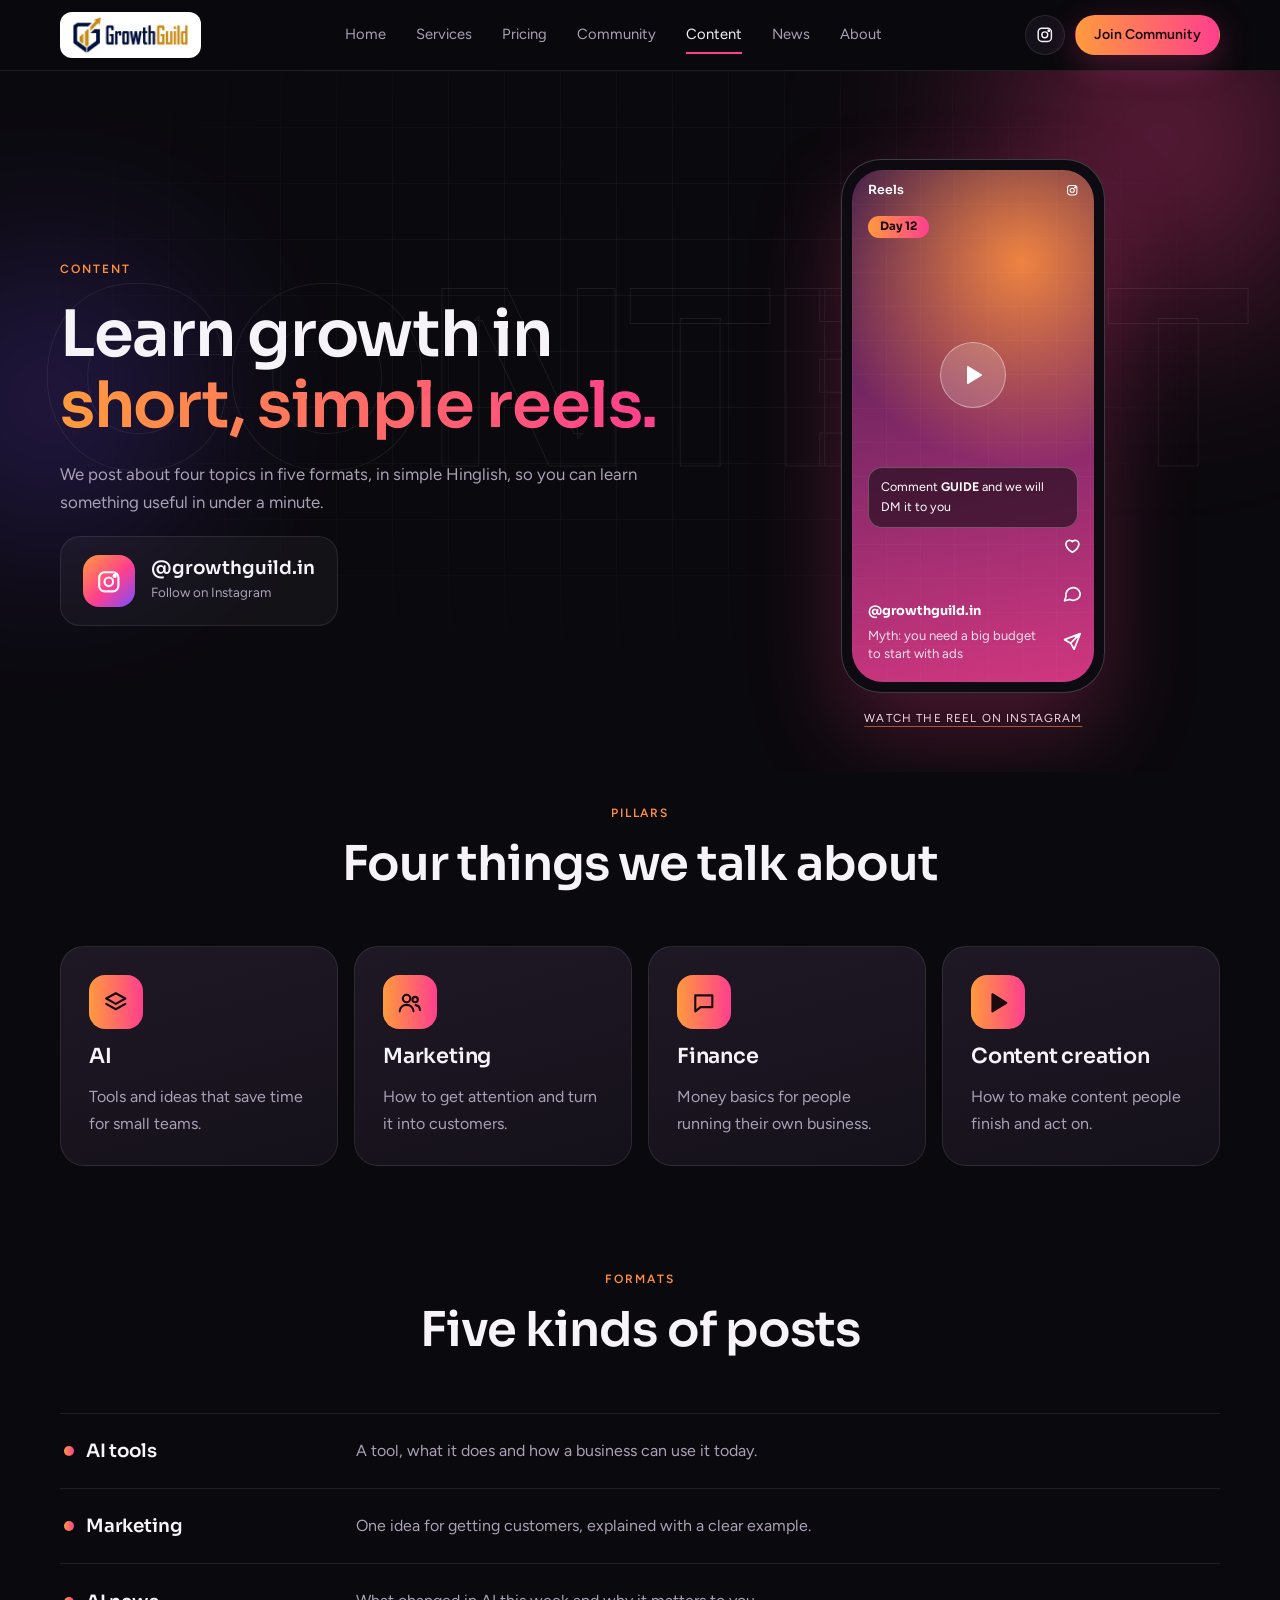
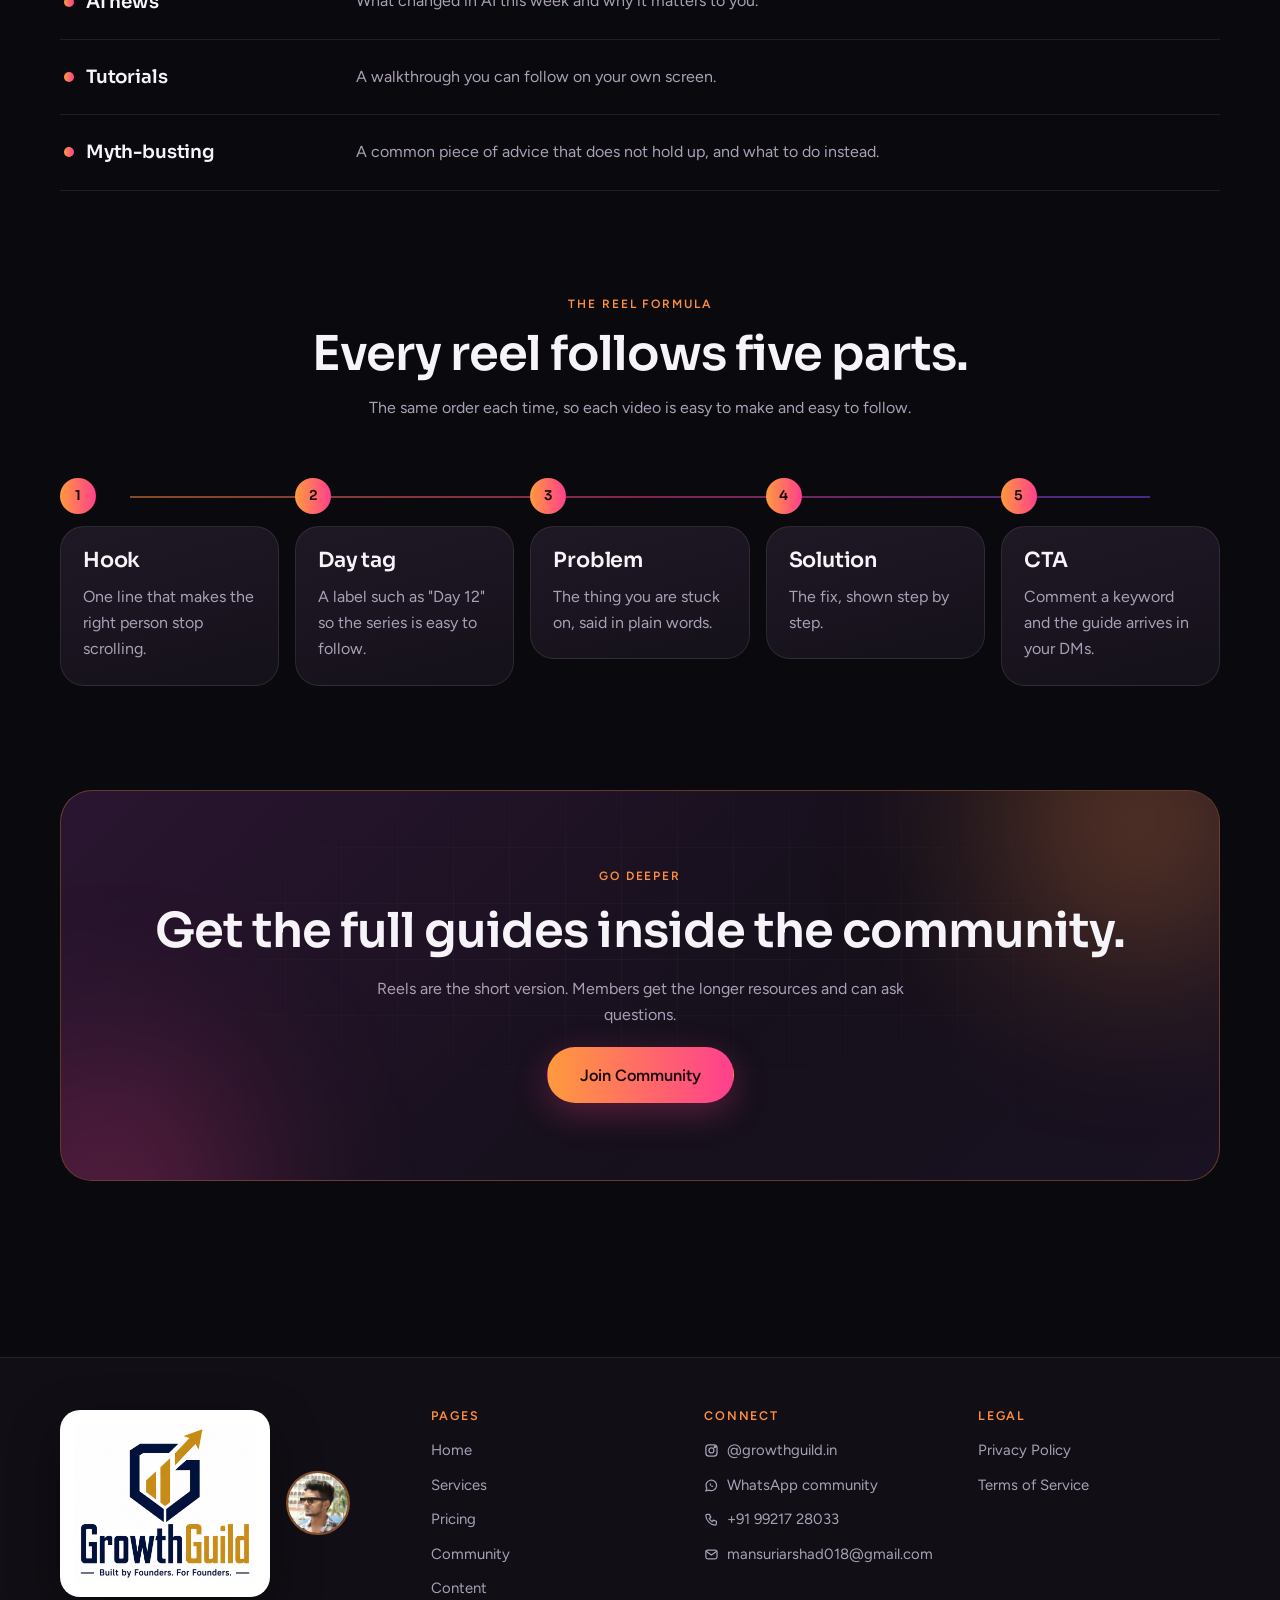
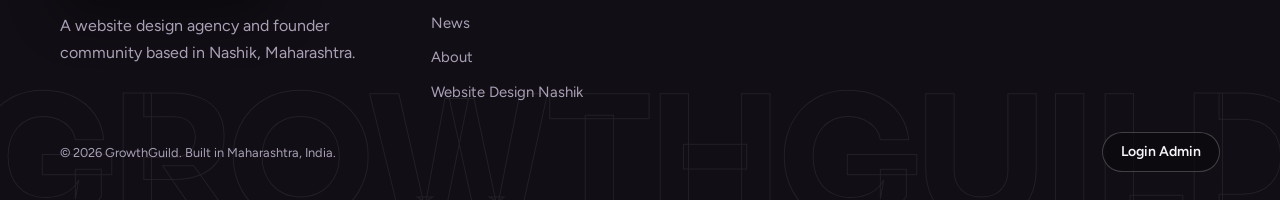
<file: content.html>
<!doctype html>
<html lang="en-IN">
<head>
<meta charset="utf-8">
<meta name="viewport" content="width=device-width,initial-scale=1,viewport-fit=cover">
<meta name="claude:viewport-fit-sides" content="cover">
<title>Marketing and AI Reels for Founders | GrowthGuild</title>
<meta name="description" content="Short Hinglish reels on AI tools, marketing tips, AI news and tutorials for founders. See what GrowthGuild posts on Instagram and how each reel works.">
<meta name="robots" content="index,follow,max-image-preview:large,max-snippet:-1,max-video-preview:-1">
<link rel="canonical" href="https://growthguild.in/content.html">
<link rel="alternate" hreflang="en-IN" href="https://growthguild.in/content.html">
<link rel="alternate" hreflang="x-default" href="https://growthguild.in/content.html">
<meta name="author" content="Arsad Mansuri">
<meta name="theme-color" content="#0b0a0f">
<meta name="geo.region" content="IN-MH">
<meta name="geo.placename" content="Nashik">
<link rel="icon" type="image/png" href="logo-icon.png">
<link rel="apple-touch-icon" href="logo-icon.png">
<meta property="og:site_name" content="GrowthGuild">
<meta property="og:locale" content="en_IN">
<meta property="og:type" content="website">
<meta property="og:title" content="Marketing and AI Reels for Founders | GrowthGuild">
<meta property="og:description" content="Short Hinglish reels on AI tools, marketing tips, AI news and tutorials for founders. See what GrowthGuild posts on Instagram and how each reel works.">
<meta property="og:url" content="https://growthguild.in/content.html">
<meta property="og:image" content="https://growthguild.in/og-image.png">
<meta property="og:image:width" content="1200">
<meta property="og:image:height" content="630">
<meta property="og:image:alt" content="GrowthGuild - website design agency in Nashik">
<meta name="twitter:card" content="summary_large_image">
<meta name="twitter:title" content="Marketing and AI Reels for Founders | GrowthGuild">
<meta name="twitter:description" content="Short Hinglish reels on AI tools, marketing tips, AI news and tutorials for founders. See what GrowthGuild posts on Instagram and how each reel works.">
<meta name="twitter:image" content="https://growthguild.in/og-image.png">
<script type="application/ld+json">{"@context":"https://schema.org","@graph":[{"@type":"WebPage","@id":"https://growthguild.in/content.html#webpage","url":"https://growthguild.in/content.html","name":"Marketing and AI Reels for Founders | GrowthGuild","description":"Short Hinglish reels on AI tools, marketing tips, AI news and tutorials for founders. See what GrowthGuild posts on Instagram and how each reel works.","inLanguage":"en-IN","isPartOf":{"@id":"https://growthguild.in/#website"},"about":{"@id":"https://growthguild.in/#business"},"dateModified":"2026-11-04","primaryImageOfPage":{"@type":"ImageObject","url":"https://growthguild.in/og-image.png"}},{"@type":"BreadcrumbList","itemListElement":[{"@type":"ListItem","position":1,"name":"Home","item":"https://growthguild.in/"},{"@type":"ListItem","position":2,"name":"Content","item":"https://growthguild.in/content.html"}]}]}</script>
<link rel="preload" as="image" href="logo-lockup.png">
<link rel="preload" as="image" href="logo-icon.png">
<link rel="preload" as="image" href="logo-full.png">
<link rel="preconnect" href="https://fonts.googleapis.com">
<link rel="preconnect" href="https://fonts.gstatic.com" crossorigin>
<link rel="stylesheet" href="https://fonts.googleapis.com/css2?family=Figtree:wght@400;500;600&family=Sora:wght@500;600;700&display=swap">
<link rel="stylesheet" href="style.css">
</head>
<body>
<div class="page" data-page="content">
  <div id="site-nav"><header class="nav" id="nav"><div class="wrap nav-in"><a class="logo logo-chip" href="index.html" aria-label="GrowthGuild home"><img src="logo-lockup.png" alt="GrowthGuild" width="117" height="38" decoding="sync" fetchpriority="high"></a><nav class="nav-links" id="nav-links" aria-label="Main"><a href="index.html">Home</a><a href="services.html">Services</a><a href="pricing.html">Pricing</a><a href="community.html">Community</a><a href="content.html" aria-current="page">Content</a><a href="news.html">News</a><a href="about.html">About</a></nav><div class="nav-right"><a class="icon-btn" href="https://www.instagram.com/growthguild.in/" target="_blank" rel="noopener" aria-label="GrowthGuild on Instagram"><svg class="ico" viewBox="0 0 24 24" fill="none" stroke="currentColor" stroke-width="2" stroke-linecap="round" stroke-linejoin="round"><rect x="3" y="3" width="18" height="18" rx="5"></rect><circle cx="12" cy="12" r="4"></circle><circle cx="17.5" cy="6.5" r="1" fill="currentColor"></circle></svg></a><a class="btn btn-grad btn-sm" data-join="" href="community.html">Join Community</a><button class="menu-btn" id="menu-btn" type="button" aria-label="Open menu" aria-expanded="false" aria-controls="nav-links"><svg viewBox="0 0 24 24" fill="none" stroke="currentColor" stroke-width="2" stroke-linecap="round"><path d="M4 7h16M4 12h16M4 17h16"></path></svg></button></div></div></header></div>

  <section class="pagehead">
    <div class="gridbg"></div>
    <div class="glow g-pink" style="width:520px;height:520px;right:-140px;top:-190px"></div><div class="glow g-violet"></div>
    <span class="wm" aria-hidden="true" style="top:30%">CONTENT</span>
    <div class="wrap">
      <div class="ph-grid">
        <div class="ph-text">
          <span class="label">Content</span>
          <h1>Learn growth in <span class="grad">short, simple reels.</span></h1>
          <p>We post about four topics in five formats, in simple Hinglish, so you can learn something useful in under a minute.</p>
          <a class="ig-card" data-ig href="#">
            <span class="ig-i" data-icon="ig"></span>
            <span><b data-handle></b><small>Follow on Instagram</small></span>
          </a>
        </div>
        <div class="ph-visual">
          <div class="phone-col">
<!-- TODO: owner to paste the Instagram embed code of the latest reel here to replace this link. Until then the phone links to the Instagram profile. -->
          <a class="phone phone-link" data-ig href="#" aria-label="Watch the GrowthGuild reel on Instagram">
            <div class="screen">
              <div class="gridbg"></div>
              <div class="top"><span>Reels</span><span data-icon="ig"></span></div>
              <span class="daytag">Day 12</span>
              <span class="big" data-icon="play"></span>
              <div class="kw">Comment <b>GUIDE</b> and we will DM it to you</div>
              <div class="cap"><b data-handle></b><span>Myth: you need a big budget to start with ads</span></div>
              <div class="rail"><span data-icon="heart"></span><span data-icon="comment"></span><span data-icon="send"></span></div>
            </div>
          </a>
          <a class="note note-link" data-ig href="#">Watch the reel on Instagram</a>
          </div>
        </div>
      </div>
    </div>
  </section>

  <section class="sec" style="padding-top:32px">
    <div class="wrap">
      <div class="sec-head"><span class="label">Pillars</span><h2>Four things we talk about</h2></div>
      <div class="why" style="grid-template-columns:repeat(auto-fit,minmax(min(100%,250px),1fr))">
        <div class="card"><span class="why-ico" data-icon="layers"></span><h3>AI</h3><p>Tools and ideas that save time for small teams.</p></div>
        <div class="card"><span class="why-ico" data-icon="users"></span><h3>Marketing</h3><p>How to get attention and turn it into customers.</p></div>
        <div class="card"><span class="why-ico" data-icon="chat"></span><h3>Finance</h3><p>Money basics for people running their own business.</p></div>
        <div class="card"><span class="why-ico" data-icon="play"></span><h3>Content creation</h3><p>How to make content people finish and act on.</p></div>
      </div>
    </div>
  </section>

  <section class="sec sec-tight">
    <div class="wrap">
      <div class="sec-head"><span class="label">Formats</span><h2>Five kinds of posts</h2></div>
      <div class="rows">
        <div class="row"><h3><i></i>AI tools</h3><p>A tool, what it does and how a business can use it today.</p></div>
        <div class="row"><h3><i></i>Marketing</h3><p>One idea for getting customers, explained with a clear example.</p></div>
        <div class="row"><h3><i></i>AI news</h3><p>What changed in AI this week and why it matters to you.</p></div>
        <div class="row"><h3><i></i>Tutorials</h3><p>A walkthrough you can follow on your own screen.</p></div>
        <div class="row"><h3><i></i>Myth-busting</h3><p>A common piece of advice that does not hold up, and what to do instead.</p></div>
      </div>
    </div>
  </section>

  <section class="sec sec-tight">
    <div class="wrap">
      <div class="sec-head">
        <span class="label">The reel formula</span>
        <h2>Every reel follows five parts.</h2>
        <p>The same order each time, so each video is easy to make and easy to follow.</p>
      </div>
      <div class="tl" style="grid-template-columns:repeat(5,1fr)">
        <div class="t"><span class="step-n">1</span><div class="card"><h3>Hook</h3><p>One line that makes the right person stop scrolling.</p></div></div>
        <div class="t"><span class="step-n">2</span><div class="card"><h3>Day tag</h3><p>A label such as "Day 12" so the series is easy to follow.</p></div></div>
        <div class="t"><span class="step-n">3</span><div class="card"><h3>Problem</h3><p>The thing you are stuck on, said in plain words.</p></div></div>
        <div class="t"><span class="step-n">4</span><div class="card"><h3>Solution</h3><p>The fix, shown step by step.</p></div></div>
        <div class="t"><span class="step-n">5</span><div class="card"><h3>CTA</h3><p>Comment a keyword and the guide arrives in your DMs.</p></div></div>
      </div>
    </div>
  </section>

  <section class="sec sec-tight">
    <div class="wrap">
      <div class="join">
        <div class="gridbg"></div>
        <div class="glow g-orange"></div><div class="glow g-pink"></div>
        <span class="label">Go deeper</span>
        <h2>Get the full guides inside the community.</h2>
        <p>Reels are the short version. Members get the longer resources and can ask questions.</p>
        <a class="btn btn-grad btn-lg" data-join href="community.html">Join Community</a>
      </div>
    </div>
  </section>

  <div id="site-foot"><footer class="foot"><span class="wm" aria-hidden="true" style="font-size:clamp(3rem,13.5vw,12rem)">GROWTHGUILD</span><div class="wrap"><div class="foot-in"><div><div class="foot-brand"><a class="logo-card" href="index.html" aria-label="GrowthGuild home"><img src="logo-full.png" alt="GrowthGuild, Built by Founders. For Founders." width="720" height="631"></a><span class="f-thumb"><img src="founder-arsad.jpg" alt="Arsad Mansuri, Founder of GrowthGuild" width="64" height="64" loading="lazy"></span></div><p style="margin-top:16px;max-width:36ch">A website design agency and founder community based in Nashik, Maharashtra.</p></div><div><h4>Pages</h4><div class="foot-links"><a href="index.html">Home</a><a href="services.html">Services</a><a href="pricing.html">Pricing</a><a href="community.html">Community</a><a href="content.html">Content</a><a href="news.html">News</a><a href="about.html">About</a><a href="website-design-nashik.html">Website Design Nashik</a></div></div><div><h4>Connect</h4><div class="foot-links"><a href="https://www.instagram.com/growthguild.in/" target="_blank" rel="noopener"><svg class="ico" viewBox="0 0 24 24" fill="none" stroke="currentColor" stroke-width="2" stroke-linecap="round" stroke-linejoin="round"><rect x="3" y="3" width="18" height="18" rx="5"></rect><circle cx="12" cy="12" r="4"></circle><circle cx="17.5" cy="6.5" r="1" fill="currentColor"></circle></svg>@growthguild.in</a><a href="#join" data-join=""><svg class="ico" viewBox="0 0 24 24" fill="none" stroke="currentColor" stroke-width="2" stroke-linecap="round" stroke-linejoin="round"><path d="M3 21l1.6-4.6A8.5 8.5 0 1 1 8 19.5L3 21z"></path><path d="M9 9.5c.3 2.4 2.6 4.7 5 5l1.3-1.3-1.8-1-.8.7a4 4 0 0 1-1.7-1.7l.7-.8-1-1.8L9 9.5z" fill="currentColor" stroke="none"></path></svg>WhatsApp community</a><a href="tel:+919921728033"><svg class="ico" viewBox="0 0 24 24" fill="none" stroke="currentColor" stroke-width="2" stroke-linecap="round" stroke-linejoin="round"><path d="M5 4h4l2 5-2.5 1.5a11 11 0 0 0 5 5L15 13l5 2v4a2 2 0 0 1-2 2A16 16 0 0 1 3 6a2 2 0 0 1 2-2z"></path></svg>+91 99217 28033</a><!-- TODO: owner to confirm this email address before publishing --><a href="mailto:mansuriarshad018@gmail.com"><svg class="ico" viewBox="0 0 24 24" fill="none" stroke="currentColor" stroke-width="2" stroke-linecap="round" stroke-linejoin="round"><rect x="3" y="5" width="18" height="14" rx="3"></rect><path d="M3.5 7l8.5 6 8.5-6"></path></svg>mansuriarshad018@gmail.com</a></div></div><div><h4>Legal</h4><div class="foot-links"><a href="privacy.html">Privacy Policy</a><a href="terms.html">Terms of Service</a></div></div></div><div class="foot-bottom"><small>© 2026 GrowthGuild. Built in Maharashtra, India.</small><a class="btn btn-ghost btn-sm foot-admin" href="admin.html">Login Admin</a></div></div></footer></div>
</div>
<script src="supabase-config.js"></script>
<script src="site.js"></script>
</body>
</html>
</file>
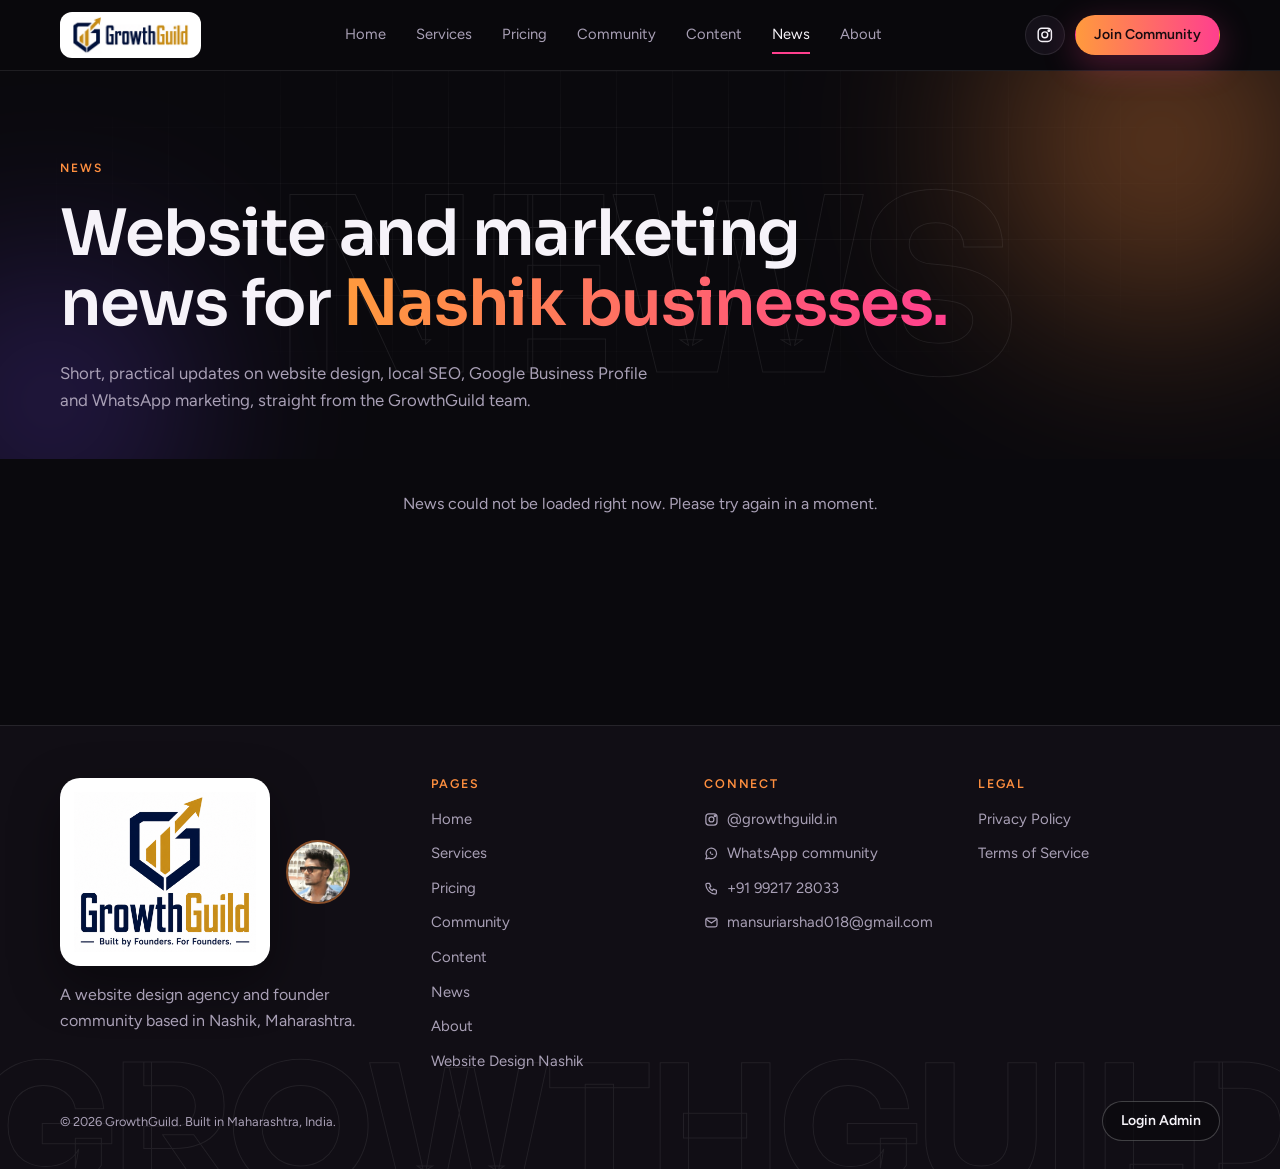
<file: news.html>
<!doctype html>
<html lang="en-IN">
<head>
<meta charset="utf-8">
<base href="/">
<meta name="viewport" content="width=device-width,initial-scale=1,viewport-fit=cover">
<title>Website, SEO &amp; Marketing News for Nashik Businesses | GrowthGuild</title>
<meta name="description" content="Fresh updates from GrowthGuild: website design, local SEO, Google Business Profile and WhatsApp marketing tips for Nashik businesses.">
<meta name="robots" content="index,follow,max-image-preview:large,max-snippet:-1,max-video-preview:-1">
<link rel="canonical" href="https://growthguild.in/news.html">
<link rel="alternate" hreflang="en-IN" href="https://growthguild.in/news.html">
<link rel="alternate" hreflang="x-default" href="https://growthguild.in/news.html">
<link rel="alternate" type="application/rss+xml" title="GrowthGuild News" href="/feed.xml">
<meta name="author" content="Arsad Mansuri">
<meta name="theme-color" content="#0b0a0f">
<link rel="icon" type="image/png" href="logo-icon.png">
<link rel="apple-touch-icon" href="logo-icon.png">
<meta property="og:site_name" content="GrowthGuild">
<meta property="og:locale" content="en_IN">
<meta property="og:type" content="website">
<meta property="og:title" content="Website, SEO &amp; Marketing News for Nashik Businesses | GrowthGuild">
<meta property="og:description" content="Fresh updates from GrowthGuild: website design, local SEO, Google Business Profile and WhatsApp marketing tips for Nashik businesses.">
<meta property="og:url" content="https://growthguild.in/news.html">
<meta property="og:image" content="https://growthguild.in/og-image.png">
<meta property="og:image:width" content="1200">
<meta property="og:image:height" content="630">
<meta name="twitter:card" content="summary_large_image">
<meta name="twitter:title" content="Website, SEO &amp; Marketing News for Nashik Businesses | GrowthGuild">
<meta name="twitter:description" content="Fresh updates from GrowthGuild: website design, local SEO, Google Business Profile and WhatsApp marketing tips for Nashik businesses.">
<meta name="twitter:image" content="https://growthguild.in/og-image.png">
<script type="application/ld+json" id="gg-ld">{"@context":"https://schema.org","@graph":[{"@type":"CollectionPage","@id":"https://growthguild.in/news.html#webpage","url":"https://growthguild.in/news.html","name":"GrowthGuild News","inLanguage":"en-IN","publisher":{"@id":"https://growthguild.in/#business"}}]}</script>
<link rel="preload" as="image" href="logo-lockup.png">
<link rel="preconnect" href="https://fonts.googleapis.com">
<link rel="preconnect" href="https://fonts.gstatic.com" crossorigin>
<link rel="stylesheet" href="https://fonts.googleapis.com/css2?family=Figtree:wght@400;500;600&family=Sora:wght@500;600;700&display=swap">
<link rel="stylesheet" href="style.css">
</head>
<body>
<div class="page" data-page="news">
  <div id="site-nav"><header class="nav" id="nav"><div class="wrap nav-in"><a class="logo logo-chip" href="index.html" aria-label="GrowthGuild home"><img src="logo-lockup.png" alt="GrowthGuild" width="117" height="38" decoding="sync" fetchpriority="high"></a><nav class="nav-links" id="nav-links" aria-label="Main"><a href="index.html">Home</a><a href="services.html">Services</a><a href="pricing.html">Pricing</a><a href="community.html">Community</a><a href="content.html">Content</a><a href="news.html" aria-current="page">News</a><a href="about.html">About</a></nav><div class="nav-right"><a class="icon-btn" href="https://www.instagram.com/growthguild.in/" target="_blank" rel="noopener" aria-label="GrowthGuild on Instagram"><svg class="ico" viewBox="0 0 24 24" fill="none" stroke="currentColor" stroke-width="2" stroke-linecap="round" stroke-linejoin="round"><rect x="3" y="3" width="18" height="18" rx="5"></rect><circle cx="12" cy="12" r="4"></circle><circle cx="17.5" cy="6.5" r="1" fill="currentColor"></circle></svg></a><a class="btn btn-grad btn-sm" data-join="" href="community.html">Join Community</a><button class="menu-btn" id="menu-btn" type="button" aria-label="Open menu" aria-expanded="false" aria-controls="nav-links"><svg viewBox="0 0 24 24" fill="none" stroke="currentColor" stroke-width="2" stroke-linecap="round"><path d="M4 7h16M4 12h16M4 17h16"></path></svg></button></div></div></header></div>

  <section class="pagehead" id="nw-head">
    <div class="gridbg"></div>
    <div class="glow g-orange"></div><div class="glow g-violet"></div>
    <span class="wm" aria-hidden="true" style="top:30%">NEWS</span>
    <div class="wrap">
      <div class="ph-text">
        <span class="label">News</span>
        <h1>Website and marketing news for <span class="grad">Nashik businesses.</span></h1>
        <p>Short, practical updates on website design, local SEO, Google Business Profile and WhatsApp marketing, straight from the GrowthGuild team.</p>
      </div>
    </div>
  </section>

  <section class="sec sec-tight">
    <div class="wrap">
      <div id="news-root" aria-live="polite"><p class="ad-empty nw-empty">Loading news...</p></div>
      <noscript><p class="ad-empty">Please enable JavaScript to read the news, or visit <a href="index.html">our home page</a>.</p></noscript>
    </div>
  </section>

  <div id="site-foot"><footer class="foot"><span class="wm" aria-hidden="true" style="font-size:clamp(3rem,13.5vw,12rem)">GROWTHGUILD</span><div class="wrap"><div class="foot-in"><div><div class="foot-brand"><a class="logo-card" href="index.html" aria-label="GrowthGuild home"><img src="logo-full.png" alt="GrowthGuild, Built by Founders. For Founders." width="720" height="631"></a><span class="f-thumb"><img src="founder-arsad.jpg" alt="Arsad Mansuri, Founder of GrowthGuild" width="64" height="64" loading="lazy"></span></div><p style="margin-top:16px;max-width:36ch">A website design agency and founder community based in Nashik, Maharashtra.</p></div><div><h4>Pages</h4><div class="foot-links"><a href="index.html">Home</a><a href="services.html">Services</a><a href="pricing.html">Pricing</a><a href="community.html">Community</a><a href="content.html">Content</a><a href="news.html">News</a><a href="about.html">About</a><a href="website-design-nashik.html">Website Design Nashik</a></div></div><div><h4>Connect</h4><div class="foot-links"><a href="https://www.instagram.com/growthguild.in/" target="_blank" rel="noopener"><svg class="ico" viewBox="0 0 24 24" fill="none" stroke="currentColor" stroke-width="2" stroke-linecap="round" stroke-linejoin="round"><rect x="3" y="3" width="18" height="18" rx="5"></rect><circle cx="12" cy="12" r="4"></circle><circle cx="17.5" cy="6.5" r="1" fill="currentColor"></circle></svg>@growthguild.in</a><a href="#join" data-join=""><svg class="ico" viewBox="0 0 24 24" fill="none" stroke="currentColor" stroke-width="2" stroke-linecap="round" stroke-linejoin="round"><path d="M3 21l1.6-4.6A8.5 8.5 0 1 1 8 19.5L3 21z"></path><path d="M9 9.5c.3 2.4 2.6 4.7 5 5l1.3-1.3-1.8-1-.8.7a4 4 0 0 1-1.7-1.7l.7-.8-1-1.8L9 9.5z" fill="currentColor" stroke="none"></path></svg>WhatsApp community</a><a href="tel:+919921728033"><svg class="ico" viewBox="0 0 24 24" fill="none" stroke="currentColor" stroke-width="2" stroke-linecap="round" stroke-linejoin="round"><path d="M5 4h4l2 5-2.5 1.5a11 11 0 0 0 5 5L15 13l5 2v4a2 2 0 0 1-2 2A16 16 0 0 1 3 6a2 2 0 0 1 2-2z"></path></svg>+91 99217 28033</a><!-- TODO: owner to confirm this email address before publishing --><a href="mailto:mansuriarshad018@gmail.com"><svg class="ico" viewBox="0 0 24 24" fill="none" stroke="currentColor" stroke-width="2" stroke-linecap="round" stroke-linejoin="round"><rect x="3" y="5" width="18" height="14" rx="3"></rect><path d="M3.5 7l8.5 6 8.5-6"></path></svg>mansuriarshad018@gmail.com</a></div></div><div><h4>Legal</h4><div class="foot-links"><a href="privacy.html">Privacy Policy</a><a href="terms.html">Terms of Service</a></div></div></div><div class="foot-bottom"><small>© 2026 GrowthGuild. Built in Maharashtra, India.</small><a class="btn btn-ghost btn-sm foot-admin" href="admin.html">Login Admin</a></div></div></footer></div>
</div>
<!--GG_DATA-->
<script src="supabase-config.js"></script>
<script src="gg-md.js"></script>
<script src="gg-news-view.js"></script>
<script>
(function () {
  var root = document.getElementById("news-root"), head = document.getElementById("nw-head");
  var CFG = window.GG_SUPABASE || {};
  var FIELDS = "id,slug,title,excerpt,body,cover_url,category,meta_title,meta_description,published_at,updated_at";
  function slugFromPath() {
    var m = /^\/news\/([^\/?#]+)/.exec(location.pathname);
    return m ? decodeURIComponent(m[1]) : (new URLSearchParams(location.search).get("p") || "");
  }
  function get(qs) {
    var h = { apikey: CFG.anonKey };
    if (String(CFG.anonKey).indexOf("sb_") !== 0) h.Authorization = "Bearer " + CFG.anonKey;
    return fetch(CFG.url.replace(/\/+$/, "") + "/rest/v1/news_posts?" + qs, { headers: h }).then(function (r) { if (!r.ok) throw new Error("load"); return r.json(); });
  }
  function setMeta(sel, attr, v) { var e = document.querySelector(sel); if (e) e.setAttribute(attr, v); }
  function seo(p) {
    var N = window.GGNews, t = (p.meta_title || p.title) + " | GrowthGuild", u = N.SITE + N.url(p), d = N.desc(p), img = p.cover_url || N.SITE + "/og-image.png";
    document.title = t;
    setMeta('meta[name="description"]', "content", d); setMeta('link[rel="canonical"]', "href", u);
    setMeta('meta[property="og:title"]', "content", t); setMeta('meta[property="og:description"]', "content", d);
    setMeta('meta[property="og:url"]', "content", u); setMeta('meta[property="og:image"]', "content", img); setMeta('meta[property="og:type"]', "content", "article");
    setMeta('meta[name="twitter:title"]', "content", t); setMeta('meta[name="twitter:description"]', "content", d); setMeta('meta[name="twitter:image"]', "content", img);
    var ld = document.getElementById("gg-ld"); if (ld) ld.textContent = JSON.stringify(N.ld([p], p));
  }
  function show(posts) {
    var slug = slugFromPath();
    if (!slug) { root.innerHTML = window.GGNews.listHtml(posts); return; }
    var p = posts.filter(function (x) { return x.slug === slug; })[0];
    if (!p) { if (head) head.hidden = false; root.innerHTML = '<p class="ad-empty nw-empty">We could not find that post. <a href="news.html">See all news</a>.</p>'; return; }
    if (head) head.hidden = true; seo(p);
    root.innerHTML = window.GGNews.postHtml(p, posts.filter(function (x) { return x.slug !== slug; }));
    window.scrollTo(0, 0);
  }
  var inj = document.getElementById("gg-news-data");
  if (inj) { try { show(JSON.parse(inj.textContent)); return; } catch (e) {} }
  get("select=" + FIELDS + "&published=eq.true&order=published_at.desc&limit=100")
    .then(show)
    .catch(function () { root.innerHTML = '<p class="ad-empty nw-empty">News could not be loaded right now. Please try again in a moment.</p>'; });
})();
</script>
<script src="site.js"></script>
</body>
</html>
</file>
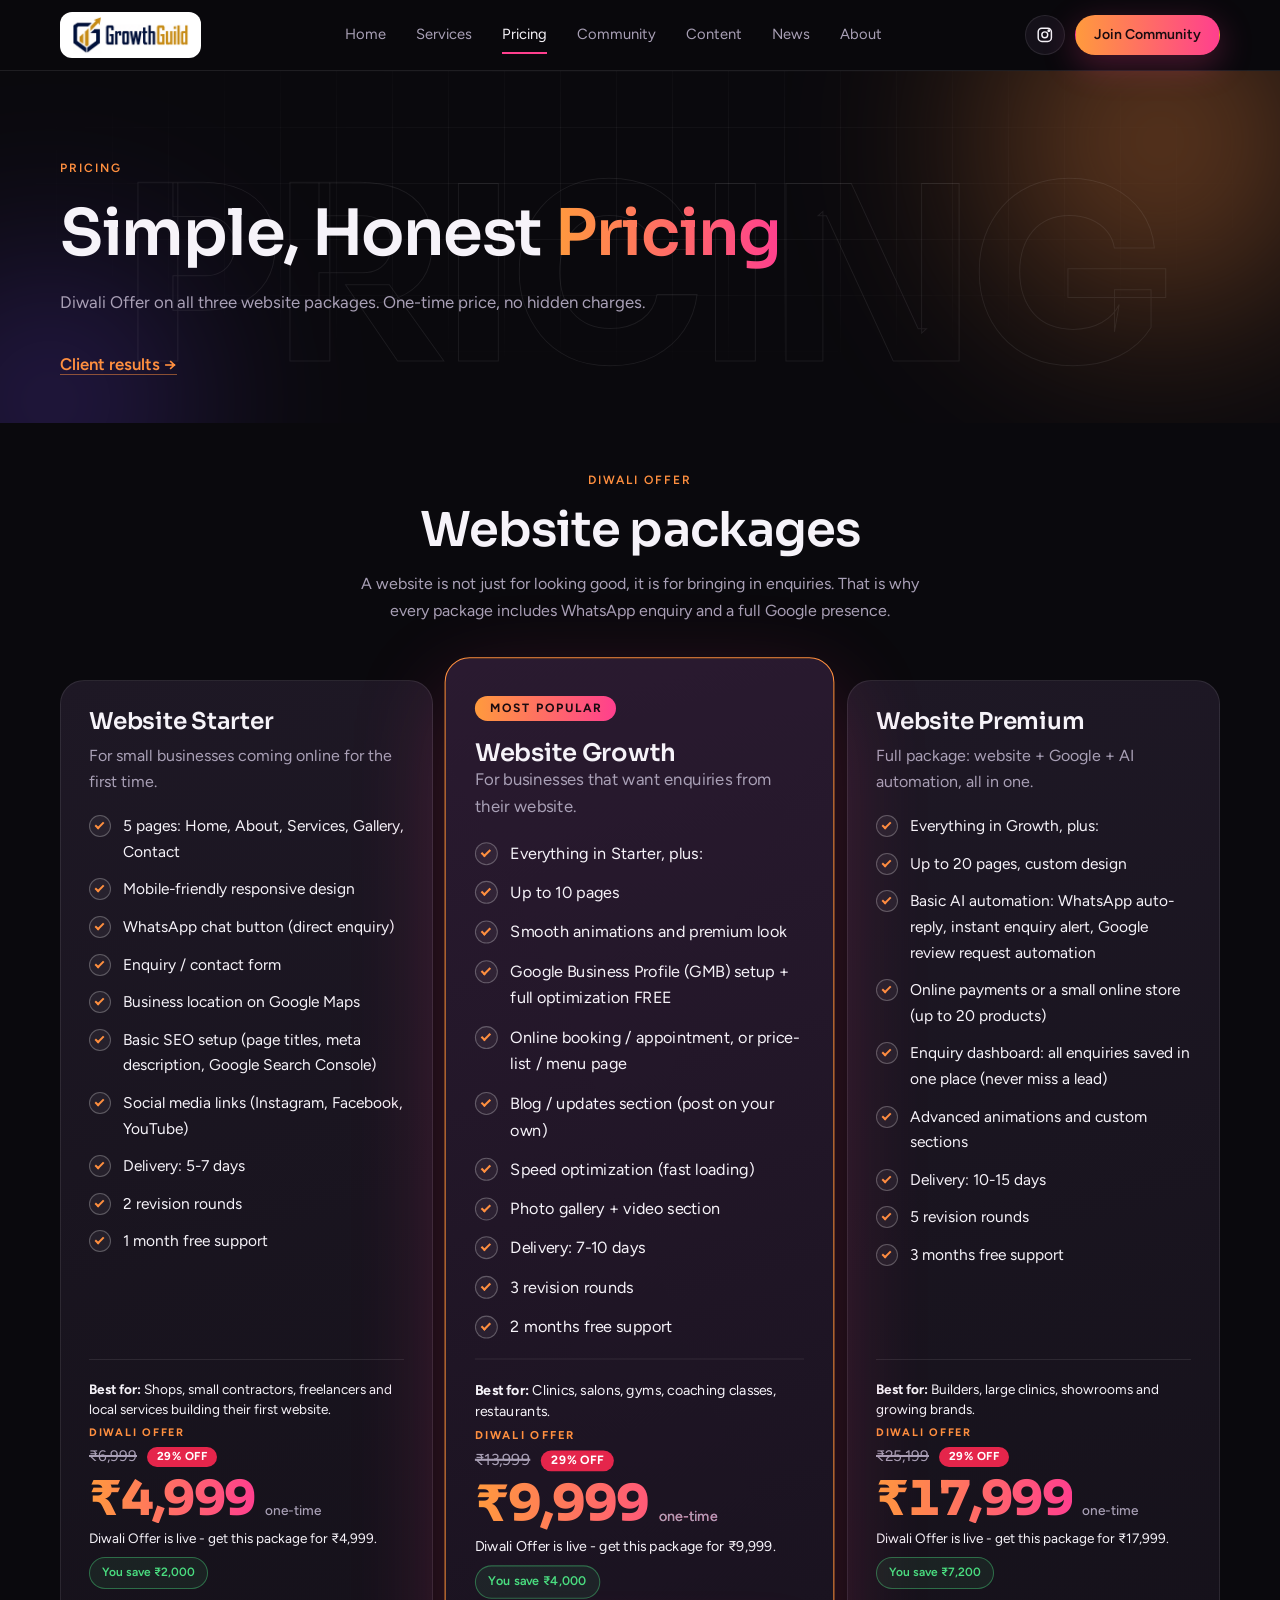
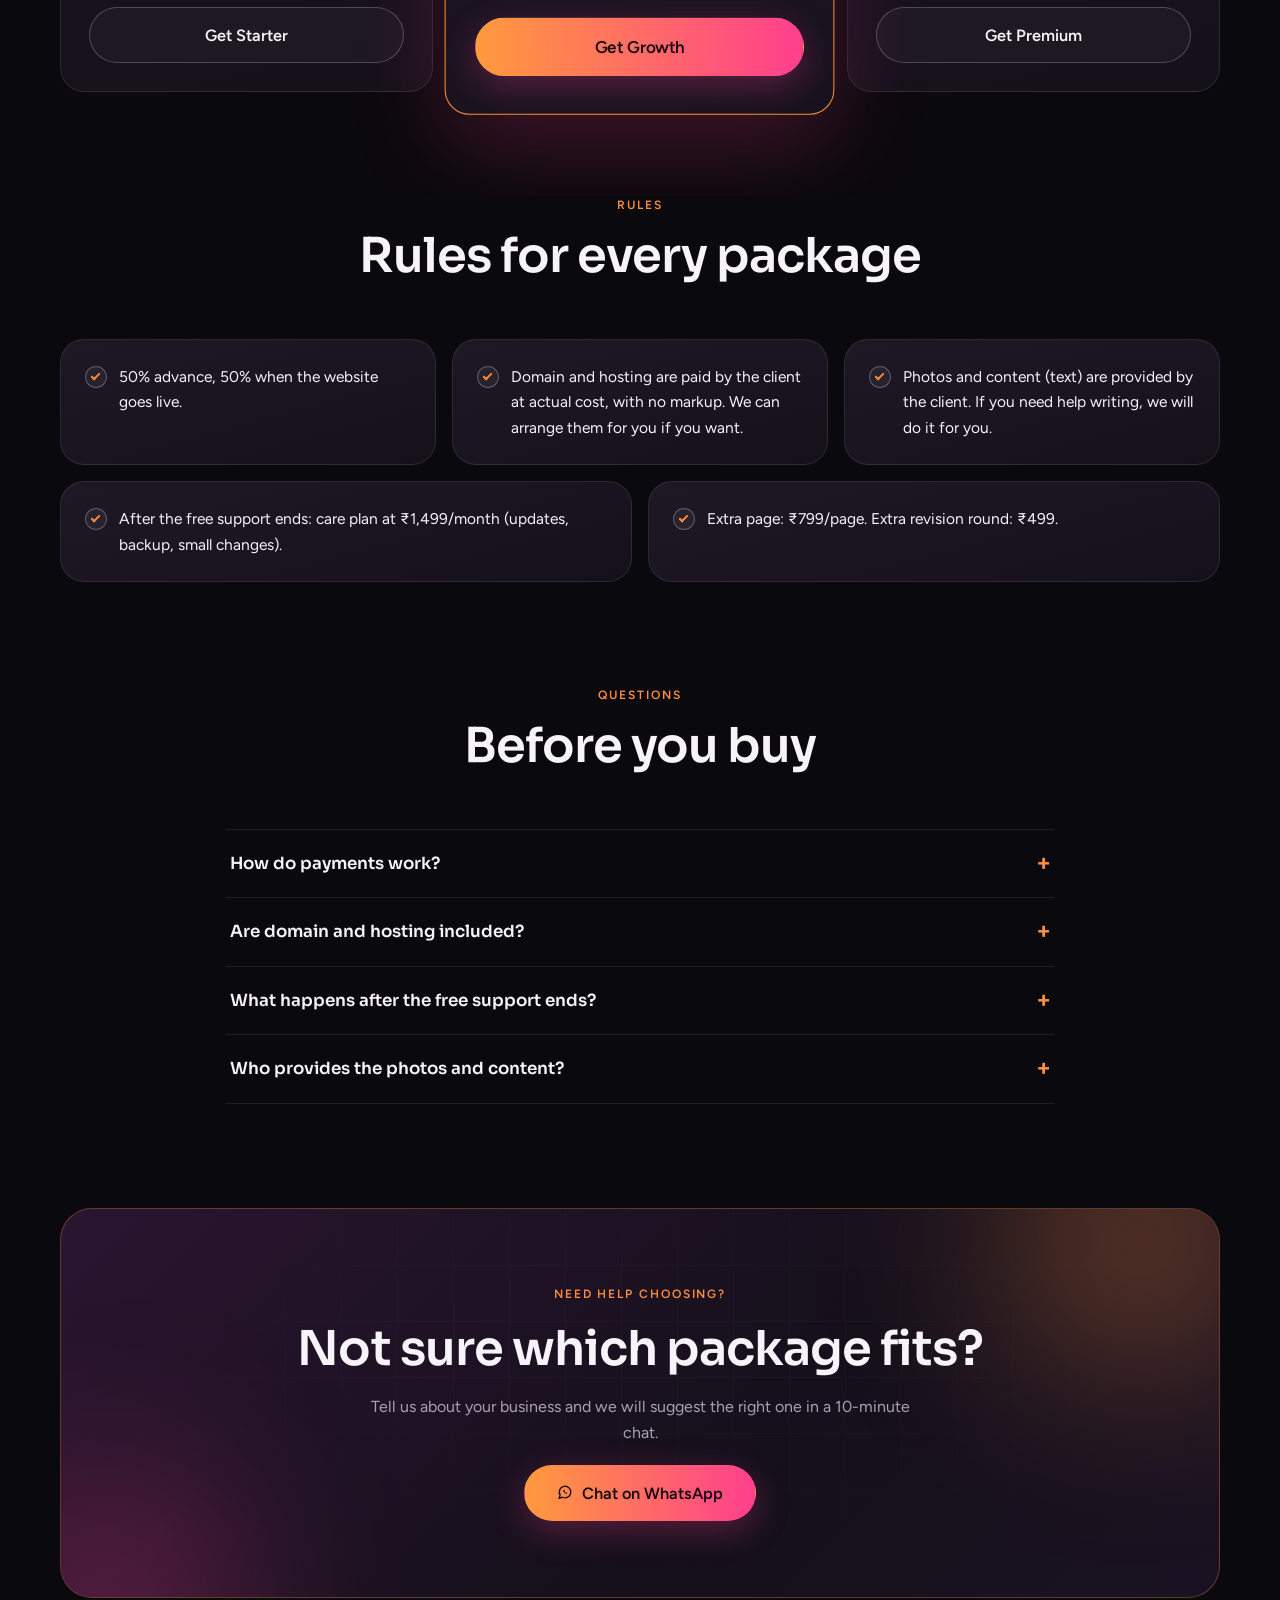
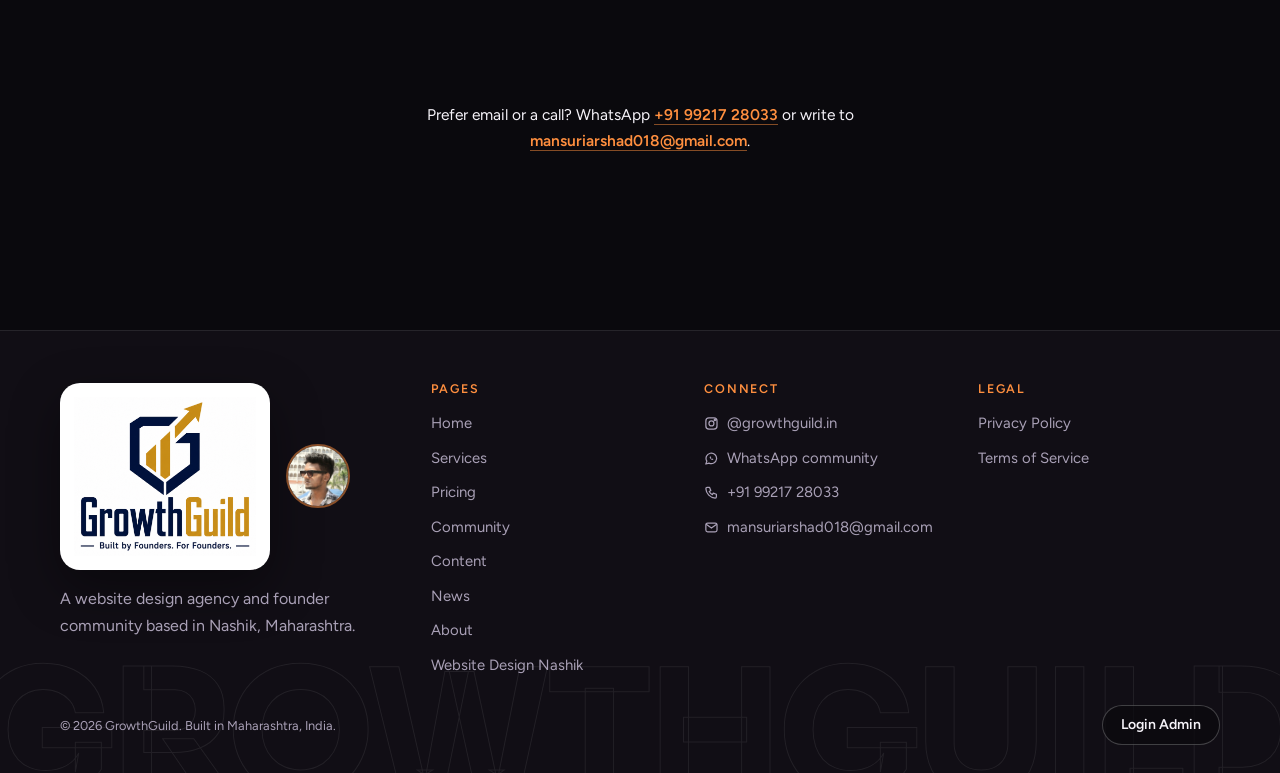
<file: pricing.html>
<!doctype html>
<html lang="en-IN">
<head>
<meta charset="utf-8">
<meta name="viewport" content="width=device-width,initial-scale=1,viewport-fit=cover">
<meta name="claude:viewport-fit-sides" content="cover">
<title>Website Design Cost in Nashik: ₹4,999 to ₹17,999 | GrowthGuild</title>
<meta name="description" content="How much does a website cost in Nashik? Starter ₹4,999, Growth ₹9,999, Premium ₹17,999, one-time. Diwali Offer prices. Domain and hosting at actual cost.">
<meta name="robots" content="index,follow,max-image-preview:large,max-snippet:-1,max-video-preview:-1">
<link rel="canonical" href="https://growthguild.in/pricing.html">
<link rel="alternate" hreflang="en-IN" href="https://growthguild.in/pricing.html">
<link rel="alternate" hreflang="x-default" href="https://growthguild.in/pricing.html">
<meta name="author" content="Arsad Mansuri">
<meta name="theme-color" content="#0b0a0f">
<meta name="geo.region" content="IN-MH">
<meta name="geo.placename" content="Nashik">
<link rel="icon" type="image/png" href="logo-icon.png">
<link rel="apple-touch-icon" href="logo-icon.png">
<meta property="og:site_name" content="GrowthGuild">
<meta property="og:locale" content="en_IN">
<meta property="og:type" content="website">
<meta property="og:title" content="Website Design Cost in Nashik: ₹4,999 to ₹17,999 | GrowthGuild">
<meta property="og:description" content="How much does a website cost in Nashik? Starter ₹4,999, Growth ₹9,999, Premium ₹17,999, one-time. Diwali Offer prices. Domain and hosting at actual cost.">
<meta property="og:url" content="https://growthguild.in/pricing.html">
<meta property="og:image" content="https://growthguild.in/og-image.png">
<meta property="og:image:width" content="1200">
<meta property="og:image:height" content="630">
<meta property="og:image:alt" content="GrowthGuild - website design agency in Nashik">
<meta name="twitter:card" content="summary_large_image">
<meta name="twitter:title" content="Website Design Cost in Nashik: ₹4,999 to ₹17,999 | GrowthGuild">
<meta name="twitter:description" content="How much does a website cost in Nashik? Starter ₹4,999, Growth ₹9,999, Premium ₹17,999, one-time. Diwali Offer prices. Domain and hosting at actual cost.">
<meta name="twitter:image" content="https://growthguild.in/og-image.png">
<script type="application/ld+json">{"@context":"https://schema.org","@graph":[{"@type":"WebPage","@id":"https://growthguild.in/pricing.html#webpage","url":"https://growthguild.in/pricing.html","name":"Website Design Cost in Nashik: ₹4,999 to ₹17,999 | GrowthGuild","description":"How much does a website cost in Nashik? Starter ₹4,999, Growth ₹9,999, Premium ₹17,999, one-time. Diwali Offer prices. Domain and hosting at actual cost.","inLanguage":"en-IN","isPartOf":{"@id":"https://growthguild.in/#website"},"about":{"@id":"https://growthguild.in/#business"},"dateModified":"2026-11-04","primaryImageOfPage":{"@type":"ImageObject","url":"https://growthguild.in/og-image.png"}},{"@type":"BreadcrumbList","itemListElement":[{"@type":"ListItem","position":1,"name":"Home","item":"https://growthguild.in/"},{"@type":"ListItem","position":2,"name":"Pricing","item":"https://growthguild.in/pricing.html"}]},{"@type":"FAQPage","mainEntity":[{"@type":"Question","name":"How do payments work?","acceptedAnswer":{"@type":"Answer","text":"50% advance to start, 50% when your website goes live."}},{"@type":"Question","name":"Are domain and hosting included?","acceptedAnswer":{"@type":"Answer","text":"No. Domain and hosting are paid by the client at actual cost, with no markup. If you want, we can arrange them for you."}},{"@type":"Question","name":"What happens after the free support ends?","acceptedAnswer":{"@type":"Answer","text":"You can take our care plan at ₹1,499/month (updates, backup, small changes). An extra page is ₹799 and an extra revision round is ₹499."}},{"@type":"Question","name":"Who provides the photos and content?","acceptedAnswer":{"@type":"Answer","text":"You share photos and text. If you need help writing, we will do it for you."}}]},{"@type":"ItemList","name":"Website design pricing","itemListElement":[{"@type":"ListItem","position":1,"item":{"@type":"Service","name":"Website Starter","provider":{"@id":"https://growthguild.in/#business"},"areaServed":"Nashik","offers":{"@type":"Offer","priceCurrency":"INR","price":"4999"}}},{"@type":"ListItem","position":2,"item":{"@type":"Service","name":"Website Growth","provider":{"@id":"https://growthguild.in/#business"},"areaServed":"Nashik","offers":{"@type":"Offer","priceCurrency":"INR","price":"9999"}}},{"@type":"ListItem","position":3,"item":{"@type":"Service","name":"Website Premium","provider":{"@id":"https://growthguild.in/#business"},"areaServed":"Nashik","offers":{"@type":"Offer","priceCurrency":"INR","price":"17999"}}}]}]}</script>
<link rel="preload" as="image" href="logo-lockup.png">
<link rel="preload" as="image" href="logo-icon.png">
<link rel="preload" as="image" href="logo-full.png">
<link rel="preconnect" href="https://fonts.googleapis.com">
<link rel="preconnect" href="https://fonts.gstatic.com" crossorigin>
<link rel="stylesheet" href="https://fonts.googleapis.com/css2?family=Figtree:wght@400;500;600&family=Sora:wght@500;600;700&display=swap">
<link rel="stylesheet" href="style.css">
</head>
<body>
<div class="page" data-page="pricing">
  <div id="site-nav"><header class="nav" id="nav"><div class="wrap nav-in"><a class="logo logo-chip" href="index.html" aria-label="GrowthGuild home"><img src="logo-lockup.png" alt="GrowthGuild" width="117" height="38" decoding="sync" fetchpriority="high"></a><nav class="nav-links" id="nav-links" aria-label="Main"><a href="index.html">Home</a><a href="services.html">Services</a><a href="pricing.html" aria-current="page">Pricing</a><a href="community.html">Community</a><a href="content.html">Content</a><a href="news.html">News</a><a href="about.html">About</a></nav><div class="nav-right"><a class="icon-btn" href="https://www.instagram.com/growthguild.in/" target="_blank" rel="noopener" aria-label="GrowthGuild on Instagram"><svg class="ico" viewBox="0 0 24 24" fill="none" stroke="currentColor" stroke-width="2" stroke-linecap="round" stroke-linejoin="round"><rect x="3" y="3" width="18" height="18" rx="5"></rect><circle cx="12" cy="12" r="4"></circle><circle cx="17.5" cy="6.5" r="1" fill="currentColor"></circle></svg></a><a class="btn btn-grad btn-sm" data-join="" href="community.html">Join Community</a><button class="menu-btn" id="menu-btn" type="button" aria-label="Open menu" aria-expanded="false" aria-controls="nav-links"><svg viewBox="0 0 24 24" fill="none" stroke="currentColor" stroke-width="2" stroke-linecap="round"><path d="M4 7h16M4 12h16M4 17h16"></path></svg></button></div></div></header></div>

  <section class="pagehead">
    <div class="gridbg"></div>
    <div class="glow g-orange"></div><div class="glow g-violet"></div>
    <span class="wm" aria-hidden="true" style="top:30%">PRICING</span>
    <div class="wrap">
      <div class="ph-text">
        <span class="label">Pricing</span>
        <h1>Simple, Honest <span class="grad">Pricing</span></h1>
        <p>Diwali Offer on all three website packages. One-time price, no hidden charges.</p>
        <p class="pr-results"><a href="index.html#work">Client results &rarr;</a></p>
      </div>
    </div>
  </section>

  <section class="sec" id="packages" style="padding-top:clamp(28px,4vw,48px);scroll-margin-top:90px">
    <div class="wrap">
      <div class="sec-head"><span class="label">Diwali Offer</span><h2>Website packages</h2><p>A website is not just for looking good, it is for bringing in enquiries. That is why every package includes WhatsApp enquiry and a full Google presence.</p></div>
      <div class="pr-bundles">
        <article class="card pr-b"><div><h3>Website Starter</h3><p>For small businesses coming online for the first time.</p></div><ul class="checks"><li>5 pages: Home, About, Services, Gallery, Contact</li><li>Mobile-friendly responsive design</li><li>WhatsApp chat button (direct enquiry)</li><li>Enquiry / contact form</li><li>Business location on Google Maps</li><li>Basic SEO setup (page titles, meta description, Google Search Console)</li><li>Social media links (Instagram, Facebook, YouTube)</li><li>Delivery: 5-7 days</li><li>2 revision rounds</li><li>1 month free support</li></ul><div class="pr-bottom"><p class="lo-line"><b>Best for:</b> Shops, small contractors, freelancers and local services building their first website.</p><div class="lo"><span class="lo-label">DIWALI OFFER</span><p class="lo-old"><s>₹6,999</s><span class="lo-badge">29% OFF</span></p><p class="pr-price lo-new"><span class="pr-amt">₹4,999</span><span class="pr-unit">one-time</span></p><p class="lo-line">Diwali Offer is live - get this package for ₹4,999.</p></div><span class="pr-save">You save ₹2,000</span><a class="btn btn-ghost btn-lg" href="https://wa.me/919921728033?text=Hi%2C%20I%20want%20the%20Website%20Starter%20package%20%28Diwali%20Offer%29.%20Please%20share%20details." target="_blank" rel="noopener">Get Starter</a></div></article>
        <article class="card pr-b pr-feat"><span class="pr-badge">MOST POPULAR</span><div><h3>Website Growth</h3><p>For businesses that want enquiries from their website.</p></div><ul class="checks"><li>Everything in Starter, plus:</li><li>Up to 10 pages</li><li>Smooth animations and premium look</li><li>Google Business Profile (GMB) setup + full optimization FREE</li><li>Online booking / appointment, or price-list / menu page</li><li>Blog / updates section (post on your own)</li><li>Speed optimization (fast loading)</li><li>Photo gallery + video section</li><li>Delivery: 7-10 days</li><li>3 revision rounds</li><li>2 months free support</li></ul><div class="pr-bottom"><p class="lo-line"><b>Best for:</b> Clinics, salons, gyms, coaching classes, restaurants.</p><div class="lo"><span class="lo-label">DIWALI OFFER</span><p class="lo-old"><s>₹13,999</s><span class="lo-badge">29% OFF</span></p><p class="pr-price grad lo-new"><span class="pr-amt">₹9,999</span><span class="pr-unit">one-time</span></p><p class="lo-line">Diwali Offer is live - get this package for ₹9,999.</p></div><span class="pr-save">You save ₹4,000</span><a class="btn btn-grad btn-lg" href="https://wa.me/919921728033?text=Hi%2C%20I%20want%20the%20Website%20Growth%20package%20%28Diwali%20Offer%29.%20Please%20share%20details." target="_blank" rel="noopener">Get Growth</a></div></article>
        <article class="card pr-b"><div><h3>Website Premium</h3><p>Full package: website + Google + AI automation, all in one.</p></div><ul class="checks"><li>Everything in Growth, plus:</li><li>Up to 20 pages, custom design</li><li>Basic AI automation: WhatsApp auto-reply, instant enquiry alert, Google review request automation</li><li>Online payments or a small online store (up to 20 products)</li><li>Enquiry dashboard: all enquiries saved in one place (never miss a lead)</li><li>Advanced animations and custom sections</li><li>Delivery: 10-15 days</li><li>5 revision rounds</li><li>3 months free support</li></ul><div class="pr-bottom"><p class="lo-line"><b>Best for:</b> Builders, large clinics, showrooms and growing brands.</p><div class="lo"><span class="lo-label">DIWALI OFFER</span><p class="lo-old"><s>₹25,199</s><span class="lo-badge">29% OFF</span></p><p class="pr-price lo-new"><span class="pr-amt">₹17,999</span><span class="pr-unit">one-time</span></p><p class="lo-line">Diwali Offer is live - get this package for ₹17,999.</p></div><span class="pr-save">You save ₹7,200</span><a class="btn btn-ghost btn-lg" href="https://wa.me/919921728033?text=Hi%2C%20I%20want%20the%20Website%20Premium%20package%20%28Diwali%20Offer%29.%20Please%20share%20details." target="_blank" rel="noopener">Get Premium</a></div></article>
      </div>
    </div>
  </section>

  <section class="sec sec-tight">
    <div class="wrap">
      <div class="sec-head"><span class="label">Rules</span><h2>Rules for every package</h2></div>
      <div class="pr-trust"><div class="card"><ul class="checks"><li>50% advance, 50% when the website goes live.</li></ul></div><div class="card"><ul class="checks"><li>Domain and hosting are paid by the client at actual cost, with no markup. We can arrange them for you if you want.</li></ul></div><div class="card"><ul class="checks"><li>Photos and content (text) are provided by the client. If you need help writing, we will do it for you.</li></ul></div><div class="card"><ul class="checks"><li>After the free support ends: care plan at ₹1,499/month (updates, backup, small changes).</li></ul></div><div class="card"><ul class="checks"><li>Extra page: ₹799/page. Extra revision round: ₹499.</li></ul></div></div>
    </div>
  </section>

  <section class="sec sec-tight">
    <div class="wrap" style="max-width:860px">
      <div class="sec-head"><span class="label">Questions</span><h2>Before you buy</h2></div>
      <details><summary>How do payments work?</summary><p>50% advance to start, 50% when your website goes live.</p></details>
      <details><summary>Are domain and hosting included?</summary><p>No. Domain and hosting are paid by the client at actual cost, with no markup. If you want, we can arrange them for you.</p></details>
      <details><summary>What happens after the free support ends?</summary><p>You can take our care plan at ₹1,499/month (updates, backup, small changes). An extra page is ₹799 and an extra revision round is ₹499.</p></details>
      <details><summary>Who provides the photos and content?</summary><p>You share photos and text. If you need help writing, we will do it for you.</p></details>
    </div>
  </section>

  <section class="sec sec-tight">
    <div class="wrap">
      <div class="join">
        <div class="gridbg"></div>
        <div class="glow g-orange"></div><div class="glow g-pink"></div>
        <span class="label">Need help choosing?</span>
        <h2>Not sure which package fits?</h2>
        <p>Tell us about your business and we will suggest the right one in a 10-minute chat.</p>
        <a class="btn btn-grad btn-lg" href="https://wa.me/919921728033?text=Hi%2C%20I%20want%20help%20choosing%20the%20right%20website%20package." target="_blank" rel="noopener"><span data-icon="wa"></span>Chat on WhatsApp</a>
      </div>
    </div>
  </section>

  <section class="sec sec-tight">
    <div class="wrap">
      <p class="pr-contact">Prefer email or a call? WhatsApp <a href="https://wa.me/919921728033" target="_blank" rel="noopener">+91 99217 28033</a> or write to <a href="mailto:mansuriarshad018@gmail.com">mansuriarshad018@gmail.com</a>.</p>
      <!-- TODO: owner to confirm this email address before publishing -->
    </div>
  </section>

  <div id="site-foot"><footer class="foot"><span class="wm" aria-hidden="true" style="font-size:clamp(3rem,13.5vw,12rem)">GROWTHGUILD</span><div class="wrap"><div class="foot-in"><div><div class="foot-brand"><a class="logo-card" href="index.html" aria-label="GrowthGuild home"><img src="logo-full.png" alt="GrowthGuild, Built by Founders. For Founders." width="720" height="631"></a><span class="f-thumb"><img src="founder-arsad.jpg" alt="Arsad Mansuri, Founder of GrowthGuild" width="64" height="64" loading="lazy"></span></div><p style="margin-top:16px;max-width:36ch">A website design agency and founder community based in Nashik, Maharashtra.</p></div><div><h4>Pages</h4><div class="foot-links"><a href="index.html">Home</a><a href="services.html">Services</a><a href="pricing.html">Pricing</a><a href="community.html">Community</a><a href="content.html">Content</a><a href="news.html">News</a><a href="about.html">About</a><a href="website-design-nashik.html">Website Design Nashik</a></div></div><div><h4>Connect</h4><div class="foot-links"><a href="https://www.instagram.com/growthguild.in/" target="_blank" rel="noopener"><svg class="ico" viewBox="0 0 24 24" fill="none" stroke="currentColor" stroke-width="2" stroke-linecap="round" stroke-linejoin="round"><rect x="3" y="3" width="18" height="18" rx="5"></rect><circle cx="12" cy="12" r="4"></circle><circle cx="17.5" cy="6.5" r="1" fill="currentColor"></circle></svg>@growthguild.in</a><a href="#join" data-join=""><svg class="ico" viewBox="0 0 24 24" fill="none" stroke="currentColor" stroke-width="2" stroke-linecap="round" stroke-linejoin="round"><path d="M3 21l1.6-4.6A8.5 8.5 0 1 1 8 19.5L3 21z"></path><path d="M9 9.5c.3 2.4 2.6 4.7 5 5l1.3-1.3-1.8-1-.8.7a4 4 0 0 1-1.7-1.7l.7-.8-1-1.8L9 9.5z" fill="currentColor" stroke="none"></path></svg>WhatsApp community</a><a href="tel:+919921728033"><svg class="ico" viewBox="0 0 24 24" fill="none" stroke="currentColor" stroke-width="2" stroke-linecap="round" stroke-linejoin="round"><path d="M5 4h4l2 5-2.5 1.5a11 11 0 0 0 5 5L15 13l5 2v4a2 2 0 0 1-2 2A16 16 0 0 1 3 6a2 2 0 0 1 2-2z"></path></svg>+91 99217 28033</a><!-- TODO: owner to confirm this email address before publishing --><a href="mailto:mansuriarshad018@gmail.com"><svg class="ico" viewBox="0 0 24 24" fill="none" stroke="currentColor" stroke-width="2" stroke-linecap="round" stroke-linejoin="round"><rect x="3" y="5" width="18" height="14" rx="3"></rect><path d="M3.5 7l8.5 6 8.5-6"></path></svg>mansuriarshad018@gmail.com</a></div></div><div><h4>Legal</h4><div class="foot-links"><a href="privacy.html">Privacy Policy</a><a href="terms.html">Terms of Service</a></div></div></div><div class="foot-bottom"><small>© 2026 GrowthGuild. Built in Maharashtra, India.</small><a class="btn btn-ghost btn-sm foot-admin" href="admin.html">Login Admin</a></div></div></footer></div>
  <div class="pr-bar"><a class="btn btn-grad" href="https://wa.me/919921728033?text=Hi%2C%20I%20want%20help%20choosing%20the%20right%20website%20package." target="_blank" rel="noopener"><span data-icon="wa"></span>Chat on WhatsApp</a></div>
</div>
<script src="supabase-config.js"></script>
<script src="site.js"></script>
</body>
</html>
</file>
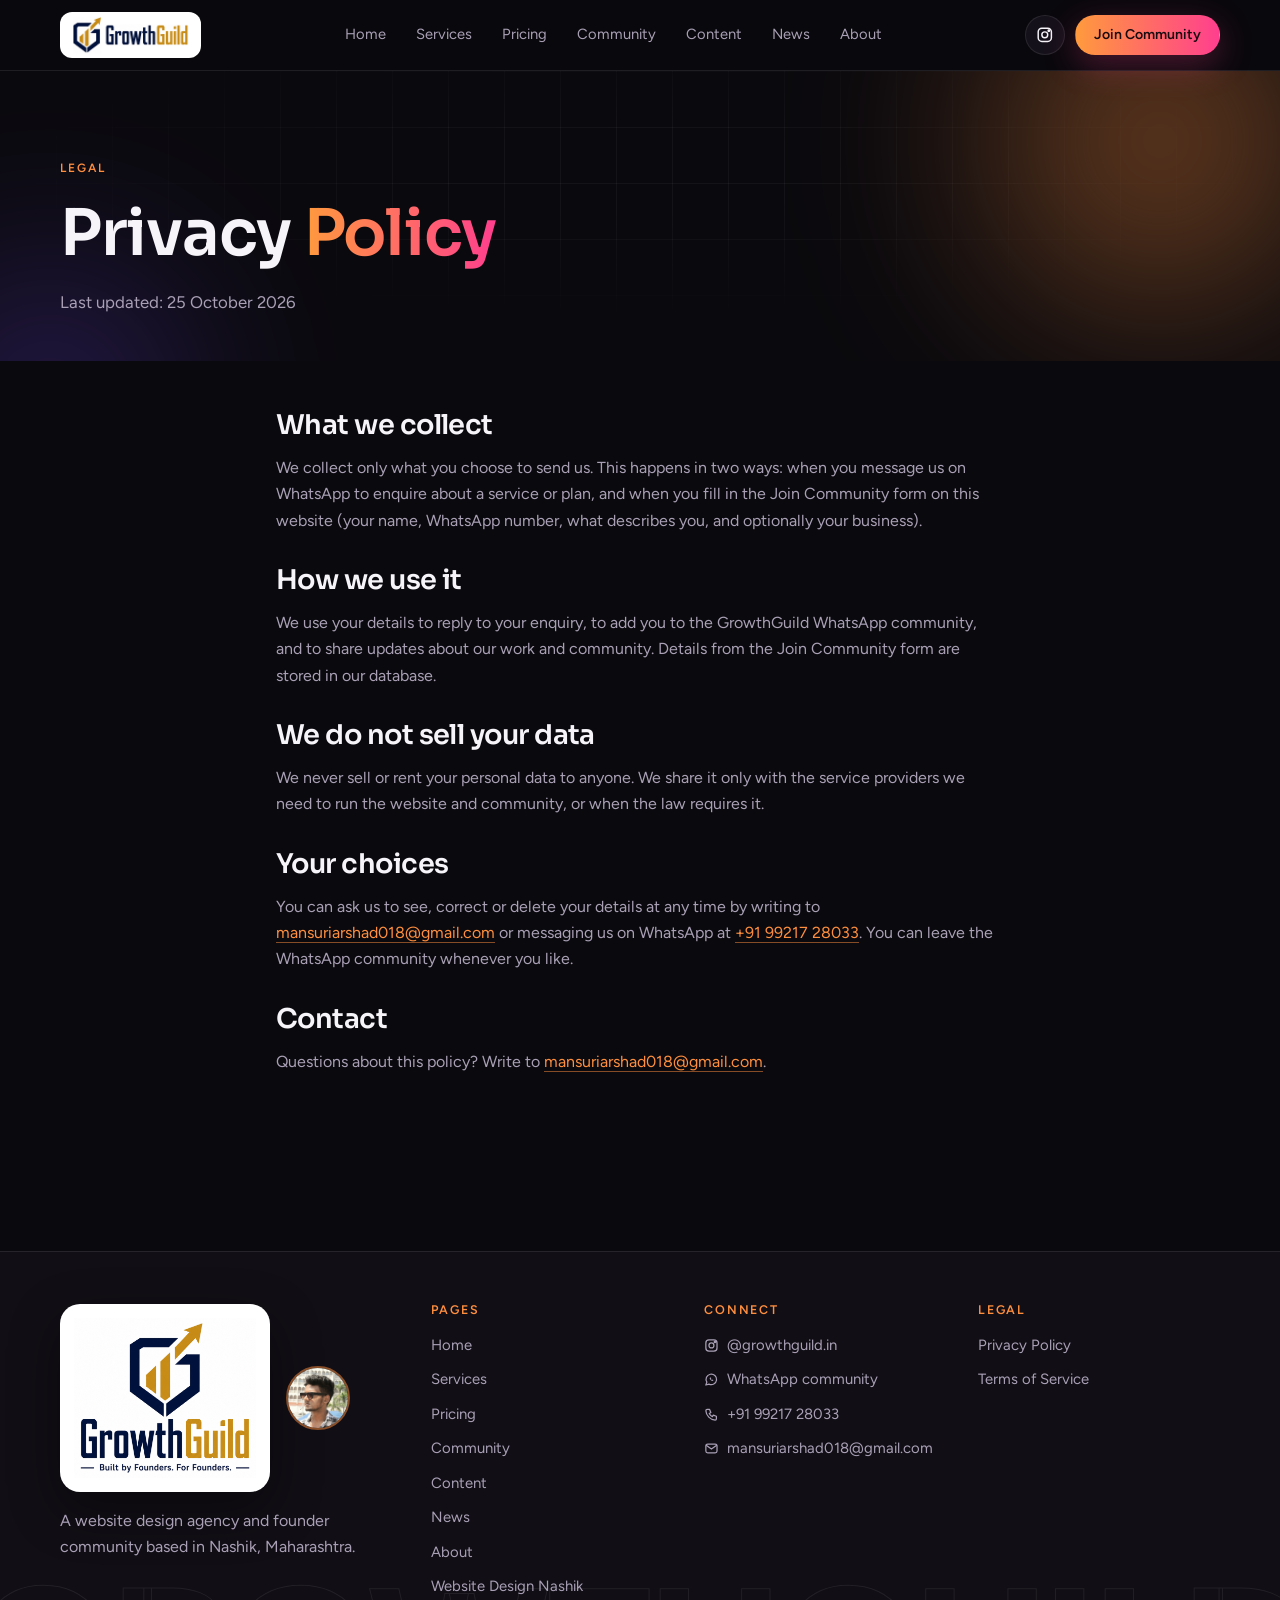
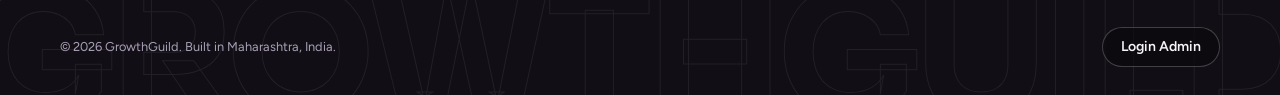
<file: privacy.html>
<!doctype html>
<html lang="en-IN">
<head>
<meta charset="utf-8">
<meta name="viewport" content="width=device-width,initial-scale=1,viewport-fit=cover">
<meta name="claude:viewport-fit-sides" content="cover">
<title>Privacy Policy | GrowthGuild</title>
<meta name="description" content="How GrowthGuild collects, uses and protects the details you share when you message us on WhatsApp or join the community.">
<meta name="robots" content="index,follow,max-image-preview:large,max-snippet:-1,max-video-preview:-1">
<link rel="canonical" href="https://growthguild.in/privacy.html">
<link rel="alternate" hreflang="en-IN" href="https://growthguild.in/privacy.html">
<link rel="alternate" hreflang="x-default" href="https://growthguild.in/privacy.html">
<meta name="author" content="Arsad Mansuri">
<meta name="theme-color" content="#0b0a0f">
<meta name="geo.region" content="IN-MH">
<meta name="geo.placename" content="Nashik">
<link rel="icon" type="image/png" href="logo-icon.png">
<link rel="apple-touch-icon" href="logo-icon.png">
<meta property="og:site_name" content="GrowthGuild">
<meta property="og:locale" content="en_IN">
<meta property="og:type" content="website">
<meta property="og:title" content="Privacy Policy | GrowthGuild">
<meta property="og:description" content="How GrowthGuild collects, uses and protects the details you share when you message us on WhatsApp or join the community.">
<meta property="og:url" content="https://growthguild.in/privacy.html">
<meta property="og:image" content="https://growthguild.in/og-image.png">
<meta property="og:image:width" content="1200">
<meta property="og:image:height" content="630">
<meta property="og:image:alt" content="GrowthGuild - website design agency in Nashik">
<meta name="twitter:card" content="summary_large_image">
<meta name="twitter:title" content="Privacy Policy | GrowthGuild">
<meta name="twitter:description" content="How GrowthGuild collects, uses and protects the details you share when you message us on WhatsApp or join the community.">
<meta name="twitter:image" content="https://growthguild.in/og-image.png">
<script type="application/ld+json">{"@context":"https://schema.org","@graph":[{"@type":"WebPage","@id":"https://growthguild.in/privacy.html#webpage","url":"https://growthguild.in/privacy.html","name":"Privacy Policy | GrowthGuild","description":"How GrowthGuild collects, uses and protects the details you share when you message us on WhatsApp or join the community.","inLanguage":"en-IN","isPartOf":{"@id":"https://growthguild.in/#website"},"about":{"@id":"https://growthguild.in/#business"},"dateModified":"2026-11-04","primaryImageOfPage":{"@type":"ImageObject","url":"https://growthguild.in/og-image.png"}},{"@type":"BreadcrumbList","itemListElement":[{"@type":"ListItem","position":1,"name":"Home","item":"https://growthguild.in/"},{"@type":"ListItem","position":2,"name":"Privacy Policy","item":"https://growthguild.in/privacy.html"}]}]}</script>
<link rel="preload" as="image" href="logo-lockup.png">
<link rel="preload" as="image" href="logo-icon.png">
<link rel="preload" as="image" href="logo-full.png">
<link rel="preconnect" href="https://fonts.googleapis.com">
<link rel="preconnect" href="https://fonts.gstatic.com" crossorigin>
<link rel="stylesheet" href="https://fonts.googleapis.com/css2?family=Figtree:wght@400;500;600&family=Sora:wght@500;600;700&display=swap">
<link rel="stylesheet" href="style.css">
</head>
<body>
<div class="page" data-page="legal">
  <div id="site-nav"><header class="nav" id="nav"><div class="wrap nav-in"><a class="logo logo-chip" href="index.html" aria-label="GrowthGuild home"><img src="logo-lockup.png" alt="GrowthGuild" width="117" height="38" decoding="sync" fetchpriority="high"></a><nav class="nav-links" id="nav-links" aria-label="Main"><a href="index.html">Home</a><a href="services.html">Services</a><a href="pricing.html">Pricing</a><a href="community.html">Community</a><a href="content.html">Content</a><a href="news.html">News</a><a href="about.html">About</a></nav><div class="nav-right"><a class="icon-btn" href="https://www.instagram.com/growthguild.in/" target="_blank" rel="noopener" aria-label="GrowthGuild on Instagram"><svg class="ico" viewBox="0 0 24 24" fill="none" stroke="currentColor" stroke-width="2" stroke-linecap="round" stroke-linejoin="round"><rect x="3" y="3" width="18" height="18" rx="5"></rect><circle cx="12" cy="12" r="4"></circle><circle cx="17.5" cy="6.5" r="1" fill="currentColor"></circle></svg></a><a class="btn btn-grad btn-sm" data-join="" href="community.html">Join Community</a><button class="menu-btn" id="menu-btn" type="button" aria-label="Open menu" aria-expanded="false" aria-controls="nav-links"><svg viewBox="0 0 24 24" fill="none" stroke="currentColor" stroke-width="2" stroke-linecap="round"><path d="M4 7h16M4 12h16M4 17h16"></path></svg></button></div></div></header></div>

  <section class="pagehead">
    <div class="gridbg"></div>
    <div class="glow g-orange"></div><div class="glow g-violet"></div>
    <div class="wrap"><div class="ph-text">
      <span class="label">Legal</span>
      <h1>Privacy <span class="grad">Policy</span></h1>
      <p>Last updated: 25 October 2026</p>
    </div></div>
  </section>

  <section class="sec" style="padding-top:32px">
    <div class="wrap legal">
      <!-- TODO: owner to review this standard text before publishing -->
      <h2>What we collect</h2>
      <p>We collect only what you choose to send us. This happens in two ways: when you message us on WhatsApp to enquire about a service or plan, and when you fill in the Join Community form on this website (your name, WhatsApp number, what describes you, and optionally your business).</p>
      <h2>How we use it</h2>
      <p>We use your details to reply to your enquiry, to add you to the GrowthGuild WhatsApp community, and to share updates about our work and community. Details from the Join Community form are stored in our database.</p>
      <h2>We do not sell your data</h2>
      <p>We never sell or rent your personal data to anyone. We share it only with the service providers we need to run the website and community, or when the law requires it.</p>
      <h2>Your choices</h2>
      <p>You can ask us to see, correct or delete your details at any time by writing to <a href="mailto:mansuriarshad018@gmail.com">mansuriarshad018@gmail.com</a> or messaging us on WhatsApp at <a href="tel:+919921728033">+91 99217 28033</a>. You can leave the WhatsApp community whenever you like.</p>
      <h2>Contact</h2>
      <p>Questions about this policy? Write to <a href="mailto:mansuriarshad018@gmail.com">mansuriarshad018@gmail.com</a>.</p>
    </div>
  </section>

  <div id="site-foot"><footer class="foot"><span class="wm" aria-hidden="true" style="font-size:clamp(3rem,13.5vw,12rem)">GROWTHGUILD</span><div class="wrap"><div class="foot-in"><div><div class="foot-brand"><a class="logo-card" href="index.html" aria-label="GrowthGuild home"><img src="logo-full.png" alt="GrowthGuild, Built by Founders. For Founders." width="720" height="631"></a><span class="f-thumb"><img src="founder-arsad.jpg" alt="Arsad Mansuri, Founder of GrowthGuild" width="64" height="64" loading="lazy"></span></div><p style="margin-top:16px;max-width:36ch">A website design agency and founder community based in Nashik, Maharashtra.</p></div><div><h4>Pages</h4><div class="foot-links"><a href="index.html">Home</a><a href="services.html">Services</a><a href="pricing.html">Pricing</a><a href="community.html">Community</a><a href="content.html">Content</a><a href="news.html">News</a><a href="about.html">About</a><a href="website-design-nashik.html">Website Design Nashik</a></div></div><div><h4>Connect</h4><div class="foot-links"><a href="https://www.instagram.com/growthguild.in/" target="_blank" rel="noopener"><svg class="ico" viewBox="0 0 24 24" fill="none" stroke="currentColor" stroke-width="2" stroke-linecap="round" stroke-linejoin="round"><rect x="3" y="3" width="18" height="18" rx="5"></rect><circle cx="12" cy="12" r="4"></circle><circle cx="17.5" cy="6.5" r="1" fill="currentColor"></circle></svg>@growthguild.in</a><a href="#join" data-join=""><svg class="ico" viewBox="0 0 24 24" fill="none" stroke="currentColor" stroke-width="2" stroke-linecap="round" stroke-linejoin="round"><path d="M3 21l1.6-4.6A8.5 8.5 0 1 1 8 19.5L3 21z"></path><path d="M9 9.5c.3 2.4 2.6 4.7 5 5l1.3-1.3-1.8-1-.8.7a4 4 0 0 1-1.7-1.7l.7-.8-1-1.8L9 9.5z" fill="currentColor" stroke="none"></path></svg>WhatsApp community</a><a href="tel:+919921728033"><svg class="ico" viewBox="0 0 24 24" fill="none" stroke="currentColor" stroke-width="2" stroke-linecap="round" stroke-linejoin="round"><path d="M5 4h4l2 5-2.5 1.5a11 11 0 0 0 5 5L15 13l5 2v4a2 2 0 0 1-2 2A16 16 0 0 1 3 6a2 2 0 0 1 2-2z"></path></svg>+91 99217 28033</a><!-- TODO: owner to confirm this email address before publishing --><a href="mailto:mansuriarshad018@gmail.com"><svg class="ico" viewBox="0 0 24 24" fill="none" stroke="currentColor" stroke-width="2" stroke-linecap="round" stroke-linejoin="round"><rect x="3" y="5" width="18" height="14" rx="3"></rect><path d="M3.5 7l8.5 6 8.5-6"></path></svg>mansuriarshad018@gmail.com</a></div></div><div><h4>Legal</h4><div class="foot-links"><a href="privacy.html">Privacy Policy</a><a href="terms.html">Terms of Service</a></div></div></div><div class="foot-bottom"><small>© 2026 GrowthGuild. Built in Maharashtra, India.</small><a class="btn btn-ghost btn-sm foot-admin" href="admin.html">Login Admin</a></div></div></footer></div>
</div>
<script src="supabase-config.js"></script>
<script src="site.js"></script>
</body>
</html>
</file>
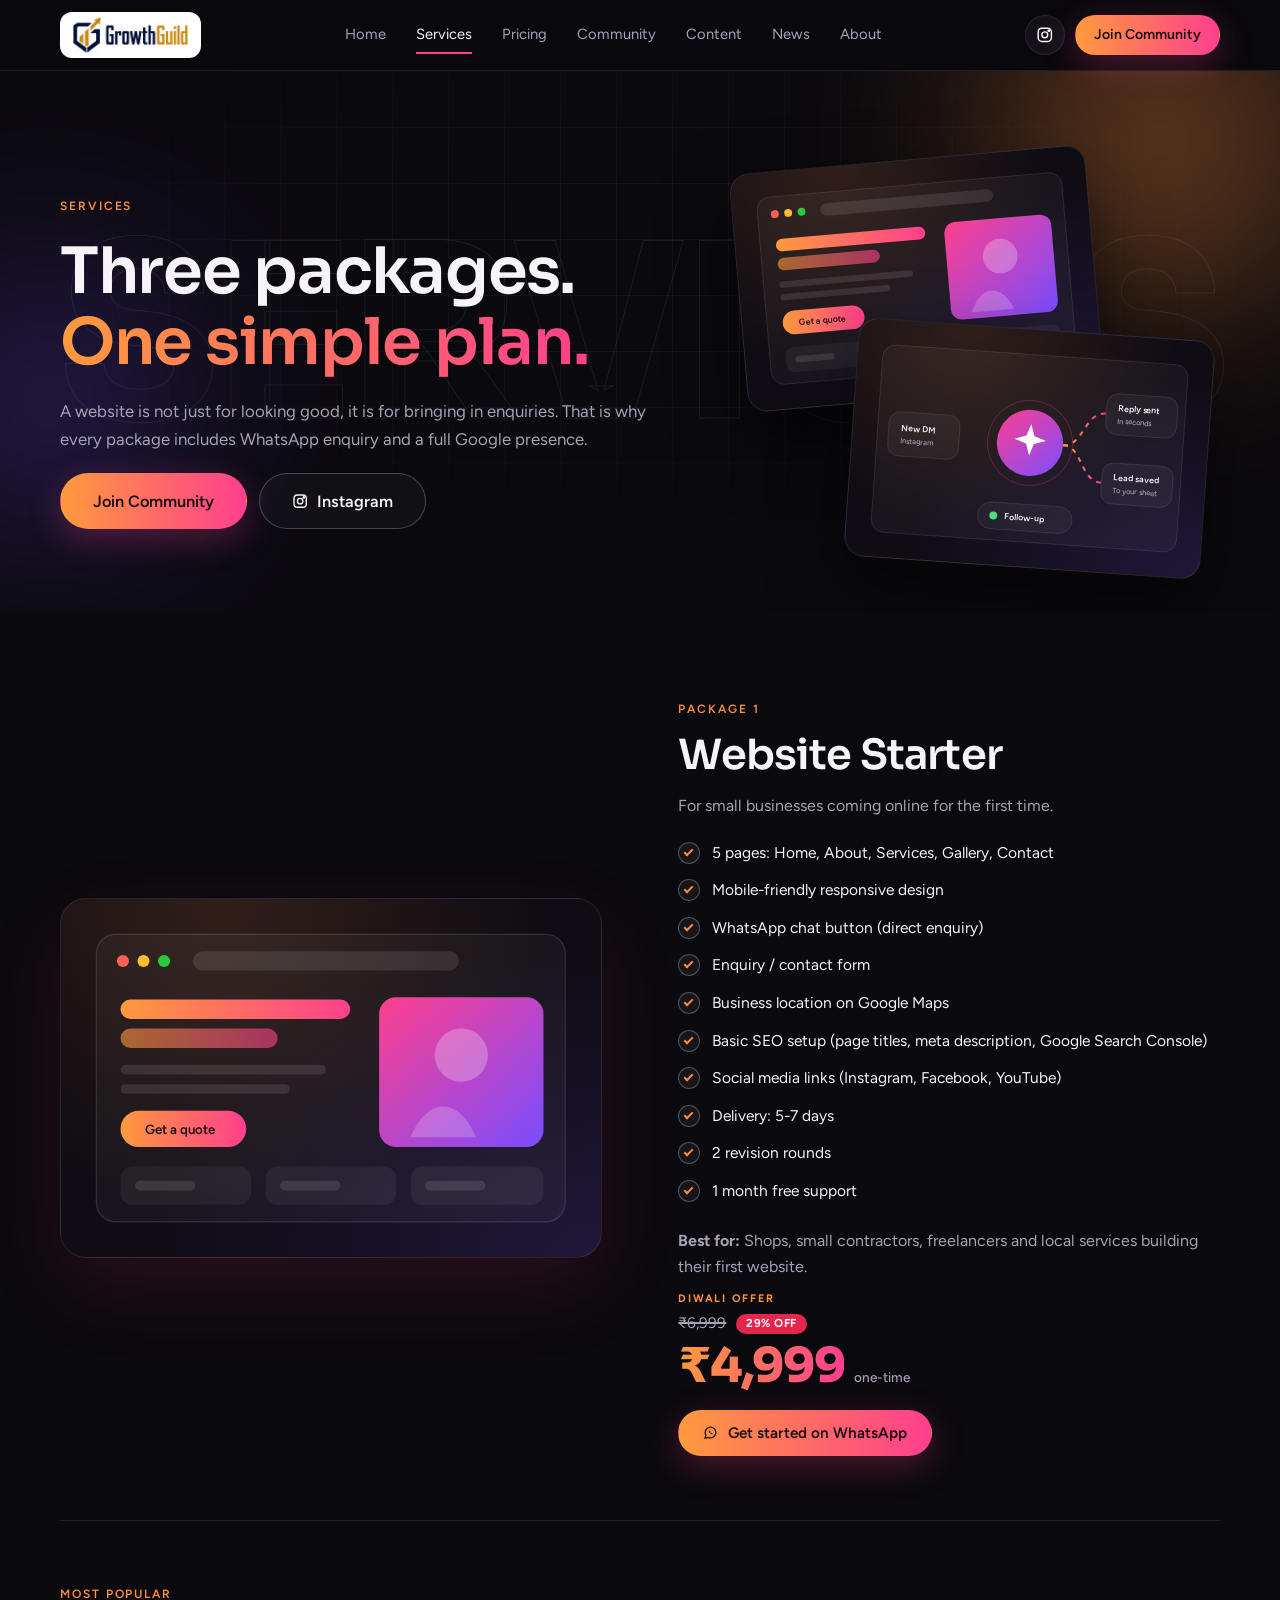
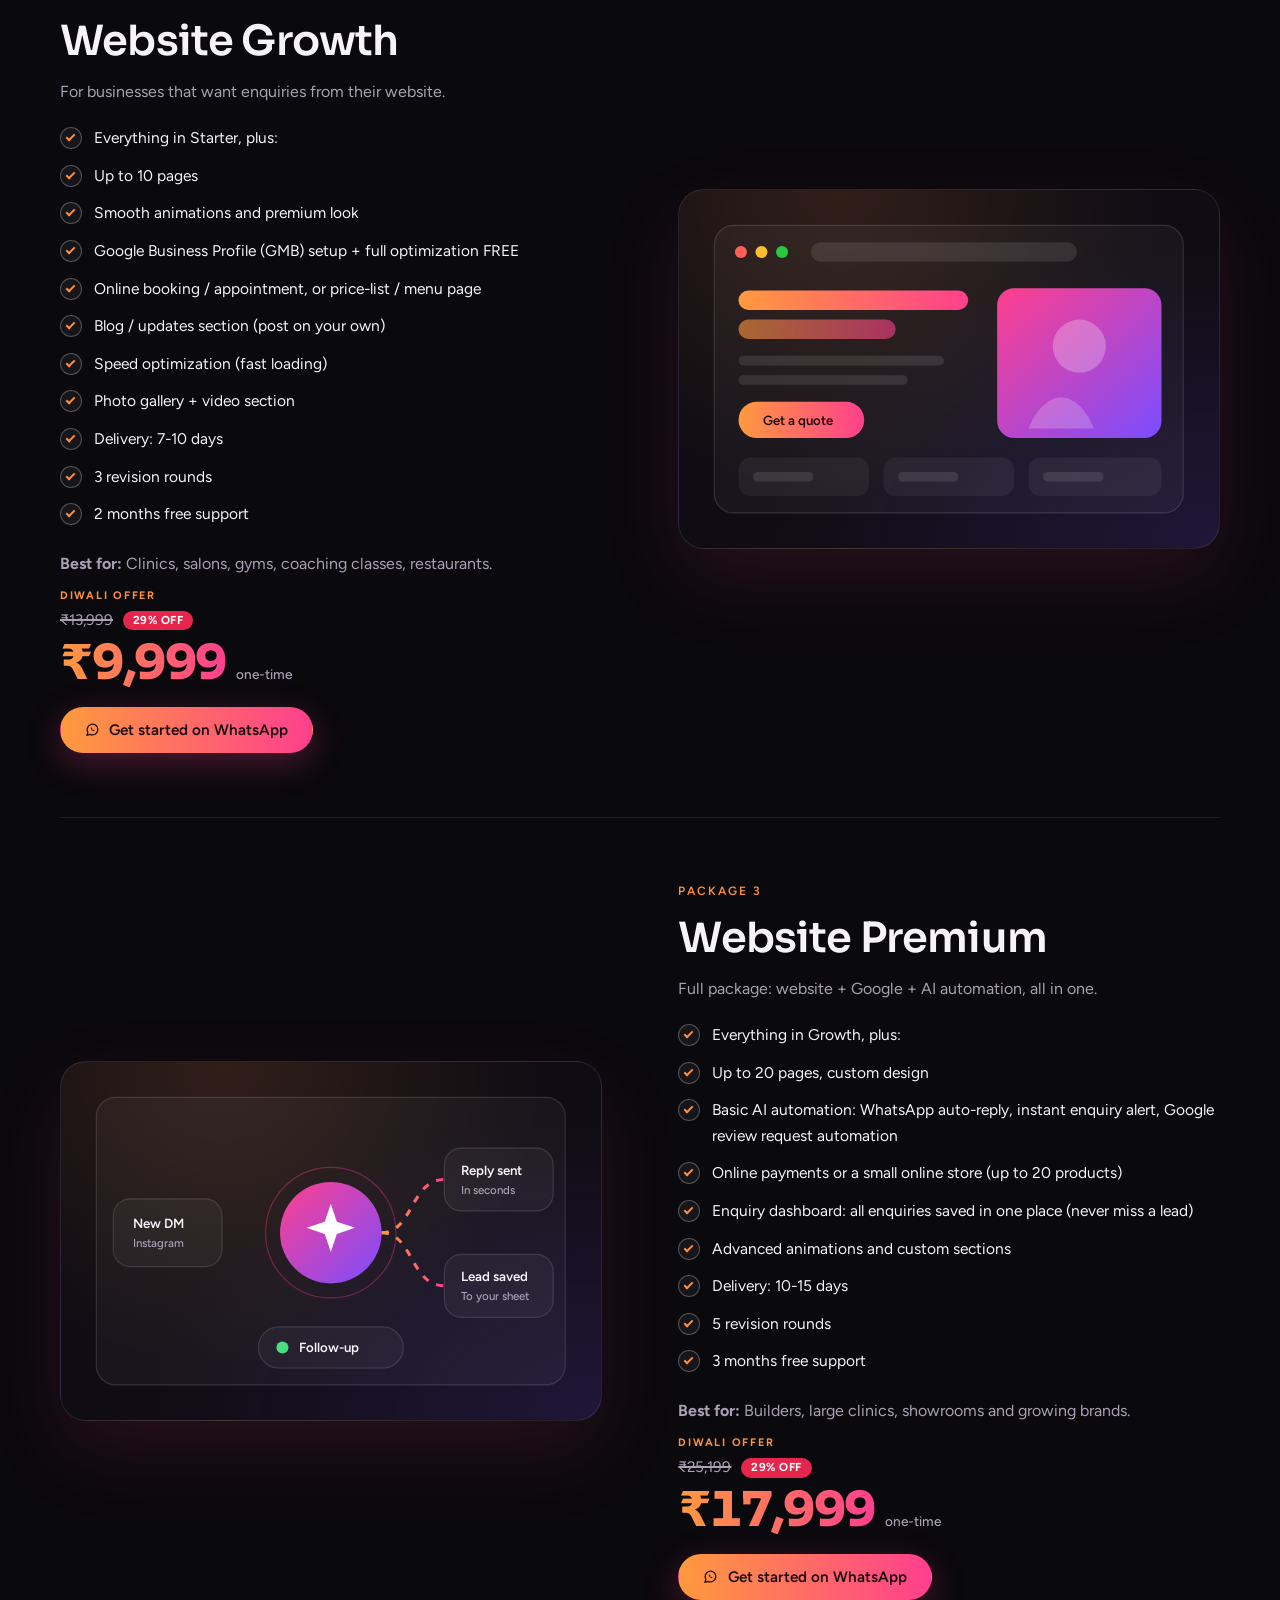
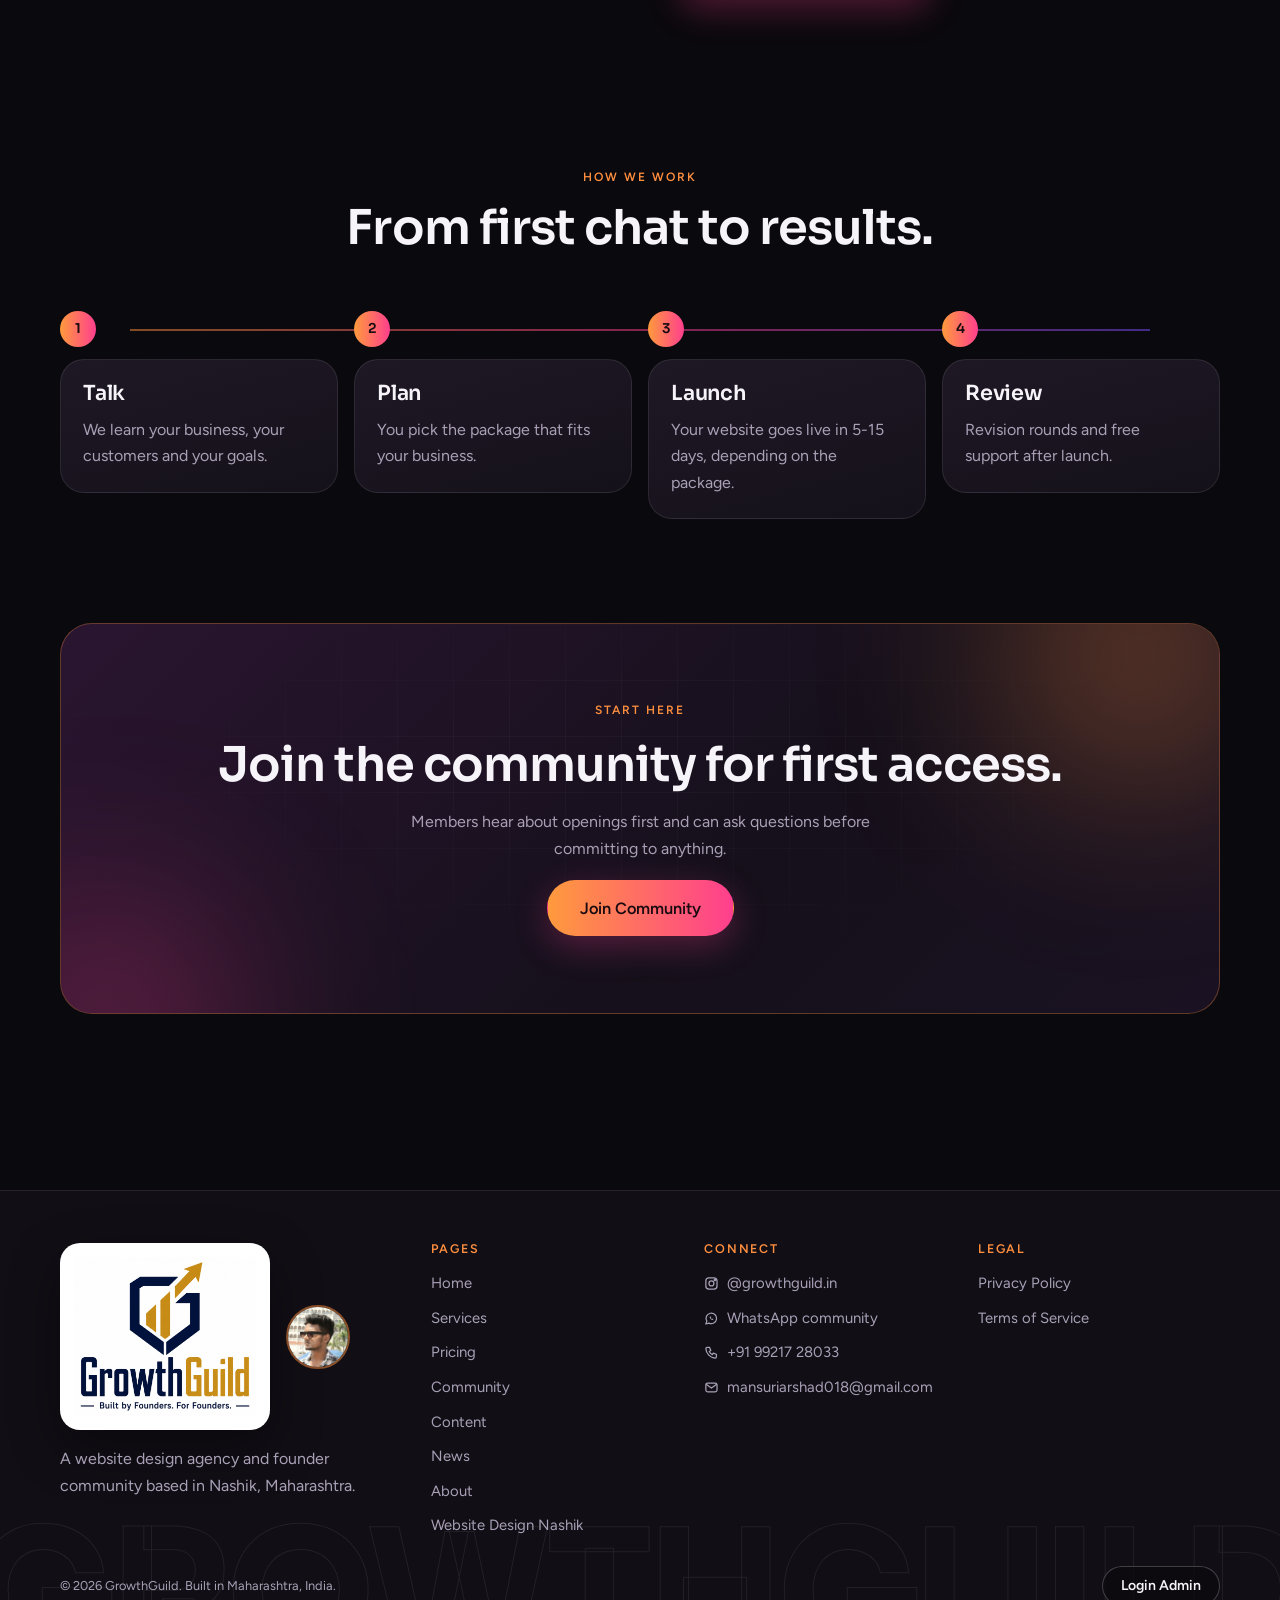
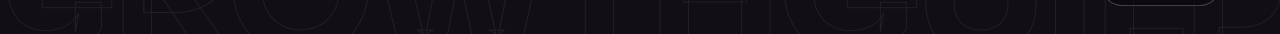
<file: services.html>
<!doctype html>
<html lang="en-IN">
<head>
<meta charset="utf-8">
<meta name="viewport" content="width=device-width,initial-scale=1,viewport-fit=cover">
<meta name="claude:viewport-fit-sides" content="cover">
<title>Website Packages in Nashik, ₹4,999 to ₹17,999 | GrowthGuild</title>
<meta name="description" content="Pick your website package: Starter ₹4,999, Growth ₹9,999 or Premium ₹17,999. WhatsApp enquiry, Google setup and SEO included. Live in 5-15 days.">
<meta name="robots" content="index,follow,max-image-preview:large,max-snippet:-1,max-video-preview:-1">
<link rel="canonical" href="https://growthguild.in/services.html">
<link rel="alternate" hreflang="en-IN" href="https://growthguild.in/services.html">
<link rel="alternate" hreflang="x-default" href="https://growthguild.in/services.html">
<meta name="author" content="Arsad Mansuri">
<meta name="theme-color" content="#0b0a0f">
<meta name="geo.region" content="IN-MH">
<meta name="geo.placename" content="Nashik">
<link rel="icon" type="image/png" href="logo-icon.png">
<link rel="apple-touch-icon" href="logo-icon.png">
<meta property="og:site_name" content="GrowthGuild">
<meta property="og:locale" content="en_IN">
<meta property="og:type" content="website">
<meta property="og:title" content="Website Packages in Nashik, ₹4,999 to ₹17,999 | GrowthGuild">
<meta property="og:description" content="Pick your website package: Starter ₹4,999, Growth ₹9,999 or Premium ₹17,999. WhatsApp enquiry, Google setup and SEO included. Live in 5-15 days.">
<meta property="og:url" content="https://growthguild.in/services.html">
<meta property="og:image" content="https://growthguild.in/og-image.png">
<meta property="og:image:width" content="1200">
<meta property="og:image:height" content="630">
<meta property="og:image:alt" content="GrowthGuild - website design agency in Nashik">
<meta name="twitter:card" content="summary_large_image">
<meta name="twitter:title" content="Website Packages in Nashik, ₹4,999 to ₹17,999 | GrowthGuild">
<meta name="twitter:description" content="Pick your website package: Starter ₹4,999, Growth ₹9,999 or Premium ₹17,999. WhatsApp enquiry, Google setup and SEO included. Live in 5-15 days.">
<meta name="twitter:image" content="https://growthguild.in/og-image.png">
<script type="application/ld+json">{"@context":"https://schema.org","@graph":[{"@type":"CollectionPage","@id":"https://growthguild.in/services.html#webpage","url":"https://growthguild.in/services.html","name":"Website Packages in Nashik, ₹4,999 to ₹17,999 | GrowthGuild","description":"Compare GrowthGuild's Starter, Growth and Premium website packages in Nashik. WhatsApp enquiry, Google setup and basic SEO included. Delivery in 5-15 days.","inLanguage":"en-IN","isPartOf":{"@id":"https://growthguild.in/#website"},"about":{"@id":"https://growthguild.in/#business"},"dateModified":"2026-11-04","primaryImageOfPage":{"@type":"ImageObject","url":"https://growthguild.in/og-image.png"}},{"@type":"BreadcrumbList","itemListElement":[{"@type":"ListItem","position":1,"name":"Home","item":"https://growthguild.in/"},{"@type":"ListItem","position":2,"name":"Services","item":"https://growthguild.in/services.html"}]},{"@type":"ItemList","name":"Website design packages in Nashik","itemListElement":[{"@type":"ListItem","position":1,"item":{"@type":"Service","name":"Website Starter","serviceType":"Website design","description":"5 pages, mobile-friendly design, WhatsApp chat button, enquiry form, Google Maps location, basic SEO setup. Delivery in 5-7 days with 2 revision rounds and 1 month free support.","provider":{"@id":"https://growthguild.in/#business"},"areaServed":"Nashik","offers":{"@type":"Offer","priceCurrency":"INR","price":"4999","availability":"https://schema.org/InStock","url":"https://growthguild.in/pricing.html"}}},{"@type":"ListItem","position":2,"item":{"@type":"Service","name":"Website Growth","serviceType":"Website design","description":"Up to 10 pages, animations, Google Business Profile setup and optimization, online booking or price-list page, blog section, speed optimization. Delivery in 7-10 days with 3 revision rounds and 2 months free support.","provider":{"@id":"https://growthguild.in/#business"},"areaServed":"Nashik","offers":{"@type":"Offer","priceCurrency":"INR","price":"9999","availability":"https://schema.org/InStock","url":"https://growthguild.in/pricing.html"}}},{"@type":"ListItem","position":3,"item":{"@type":"Service","name":"Website Premium","serviceType":"Website design","description":"Up to 20 custom-designed pages, basic AI automation (WhatsApp auto-reply, instant enquiry alert, Google review requests), online payments or a store of up to 20 products, enquiry dashboard. Delivery in 10-15 days with 5 revision rounds and 3 months free support.","provider":{"@id":"https://growthguild.in/#business"},"areaServed":"Nashik","offers":{"@type":"Offer","priceCurrency":"INR","price":"17999","availability":"https://schema.org/InStock","url":"https://growthguild.in/pricing.html"}}}]}]}</script>
<link rel="preload" as="image" href="logo-lockup.png">
<link rel="preload" as="image" href="logo-icon.png">
<link rel="preload" as="image" href="logo-full.png">
<link rel="preconnect" href="https://fonts.googleapis.com">
<link rel="preconnect" href="https://fonts.gstatic.com" crossorigin>
<link rel="stylesheet" href="https://fonts.googleapis.com/css2?family=Figtree:wght@400;500;600&family=Sora:wght@500;600;700&display=swap">
<link rel="stylesheet" href="style.css">
</head>
<body>
<div class="page" data-page="services">
  <div id="site-nav"><header class="nav" id="nav"><div class="wrap nav-in"><a class="logo logo-chip" href="index.html" aria-label="GrowthGuild home"><img src="logo-lockup.png" alt="GrowthGuild" width="117" height="38" decoding="sync" fetchpriority="high"></a><nav class="nav-links" id="nav-links" aria-label="Main"><a href="index.html">Home</a><a href="services.html" aria-current="page">Services</a><a href="pricing.html">Pricing</a><a href="community.html">Community</a><a href="content.html">Content</a><a href="news.html">News</a><a href="about.html">About</a></nav><div class="nav-right"><a class="icon-btn" href="https://www.instagram.com/growthguild.in/" target="_blank" rel="noopener" aria-label="GrowthGuild on Instagram"><svg class="ico" viewBox="0 0 24 24" fill="none" stroke="currentColor" stroke-width="2" stroke-linecap="round" stroke-linejoin="round"><rect x="3" y="3" width="18" height="18" rx="5"></rect><circle cx="12" cy="12" r="4"></circle><circle cx="17.5" cy="6.5" r="1" fill="currentColor"></circle></svg></a><a class="btn btn-grad btn-sm" data-join="" href="community.html">Join Community</a><button class="menu-btn" id="menu-btn" type="button" aria-label="Open menu" aria-expanded="false" aria-controls="nav-links"><svg viewBox="0 0 24 24" fill="none" stroke="currentColor" stroke-width="2" stroke-linecap="round"><path d="M4 7h16M4 12h16M4 17h16"></path></svg></button></div></div></header></div>

  <section class="pagehead">
    <div class="gridbg"></div>
    <div class="glow g-orange"></div><div class="glow g-violet"></div>
    <span class="wm" aria-hidden="true" style="top:30%">SERVICES</span>
    <div class="wrap">
      <div class="ph-grid">
        <div class="ph-text">
          <span class="label">Services</span>
          <h1>Three packages. <span class="grad">One simple plan.</span></h1>
          <p>A website is not just for looking good, it is for bringing in enquiries. That is why every package includes WhatsApp enquiry and a full Google presence.</p>
          <div class="btn-row">
            <a class="btn btn-grad btn-lg" data-join href="community.html">Join Community</a>
            <a class="btn btn-ghost btn-lg" data-ig href="#"><span data-icon="ig"></span>Instagram</a>
          </div>
        </div>
        <div class="ph-visual">
          <div class="collage">
            <div class="ill a" data-ill="web"></div>
            <div class="ill b" data-ill="ai"></div>
          </div>
        </div>
      </div>
    </div>
  </section>

  <section class="sec" style="padding-top:24px">
    <div class="wrap">

      <div id="starter" class="srow">
        <div class="s-vis"><div class="ill" data-ill="web"></div></div>
        <div class="s-txt">
          <span class="label">Package 1</span>
          <h2>Website Starter</h2>
          <p>For small businesses coming online for the first time.</p>
          <ul class="checks"><li>5 pages: Home, About, Services, Gallery, Contact</li><li>Mobile-friendly responsive design</li><li>WhatsApp chat button (direct enquiry)</li><li>Enquiry / contact form</li><li>Business location on Google Maps</li><li>Basic SEO setup (page titles, meta description, Google Search Console)</li><li>Social media links (Instagram, Facebook, YouTube)</li><li>Delivery: 5-7 days</li><li>2 revision rounds</li><li>1 month free support</li></ul>
          <p><b>Best for:</b> Shops, small contractors, freelancers and local services building their first website.</p>
          <div class="lo"><span class="lo-label">DIWALI OFFER</span><p class="lo-old"><s>₹6,999</s><span class="lo-badge">29% OFF</span></p><p class="pr-price lo-new"><span class="pr-amt">₹4,999</span><span class="pr-unit">one-time</span></p></div>
          <a class="btn btn-grad s-cta" href="https://wa.me/919921728033?text=Hi%2C%20I%20want%20the%20Website%20Starter%20package%20%28Diwali%20Offer%29.%20Please%20share%20details." target="_blank" rel="noopener"><span data-icon="wa"></span>Get started on WhatsApp</a>
        </div>
      </div>

      <div id="growth" class="srow rev">
        <div class="s-vis"><div class="ill" data-ill="web"></div></div>
        <div class="s-txt">
          <span class="label">Most popular</span>
          <h2>Website Growth</h2>
          <p>For businesses that want enquiries from their website.</p>
          <ul class="checks"><li>Everything in Starter, plus:</li><li>Up to 10 pages</li><li>Smooth animations and premium look</li><li>Google Business Profile (GMB) setup + full optimization FREE</li><li>Online booking / appointment, or price-list / menu page</li><li>Blog / updates section (post on your own)</li><li>Speed optimization (fast loading)</li><li>Photo gallery + video section</li><li>Delivery: 7-10 days</li><li>3 revision rounds</li><li>2 months free support</li></ul>
          <p><b>Best for:</b> Clinics, salons, gyms, coaching classes, restaurants.</p>
          <div class="lo"><span class="lo-label">DIWALI OFFER</span><p class="lo-old"><s>₹13,999</s><span class="lo-badge">29% OFF</span></p><p class="pr-price lo-new"><span class="pr-amt">₹9,999</span><span class="pr-unit">one-time</span></p></div>
          <a class="btn btn-grad s-cta" href="https://wa.me/919921728033?text=Hi%2C%20I%20want%20the%20Website%20Growth%20package%20%28Diwali%20Offer%29.%20Please%20share%20details." target="_blank" rel="noopener"><span data-icon="wa"></span>Get started on WhatsApp</a>
        </div>
      </div>

      <div id="premium" class="srow">
        <div class="s-vis"><div class="ill" data-ill="ai"></div></div>
        <div class="s-txt">
          <span class="label">Package 3</span>
          <h2>Website Premium</h2>
          <p>Full package: website + Google + AI automation, all in one.</p>
          <ul class="checks"><li>Everything in Growth, plus:</li><li>Up to 20 pages, custom design</li><li>Basic AI automation: WhatsApp auto-reply, instant enquiry alert, Google review request automation</li><li>Online payments or a small online store (up to 20 products)</li><li>Enquiry dashboard: all enquiries saved in one place (never miss a lead)</li><li>Advanced animations and custom sections</li><li>Delivery: 10-15 days</li><li>5 revision rounds</li><li>3 months free support</li></ul>
          <p><b>Best for:</b> Builders, large clinics, showrooms and growing brands.</p>
          <div class="lo"><span class="lo-label">DIWALI OFFER</span><p class="lo-old"><s>₹25,199</s><span class="lo-badge">29% OFF</span></p><p class="pr-price lo-new"><span class="pr-amt">₹17,999</span><span class="pr-unit">one-time</span></p></div>
          <a class="btn btn-grad s-cta" href="https://wa.me/919921728033?text=Hi%2C%20I%20want%20the%20Website%20Premium%20package%20%28Diwali%20Offer%29.%20Please%20share%20details." target="_blank" rel="noopener"><span data-icon="wa"></span>Get started on WhatsApp</a>
        </div>
      </div>
    </div>
  </section>

  <section class="sec sec-tight">
    <div class="wrap">
      <div class="sec-head"><span class="label">How we work</span><h2>From first chat to results.</h2></div>
      <div class="tl">
        <div class="t"><span class="step-n">1</span><div class="card"><h3>Talk</h3><p>We learn your business, your customers and your goals.</p></div></div>
        <div class="t"><span class="step-n">2</span><div class="card"><h3>Plan</h3><p>You pick the package that fits your business.</p></div></div>
        <div class="t"><span class="step-n">3</span><div class="card"><h3>Launch</h3><p>Your website goes live in 5-15 days, depending on the package.</p></div></div>
        <div class="t"><span class="step-n">4</span><div class="card"><h3>Review</h3><p>Revision rounds and free support after launch.</p></div></div>
      </div>
    </div>
  </section>

  <section class="sec sec-tight">
    <div class="wrap">
      <div class="join">
        <div class="gridbg"></div>
        <div class="glow g-orange"></div><div class="glow g-pink"></div>
        <span class="label">Start here</span>
        <h2>Join the community for first access.</h2>
        <p>Members hear about openings first and can ask questions before committing to anything.</p>
        <a class="btn btn-grad btn-lg" data-join href="community.html">Join Community</a>
      </div>
    </div>
  </section>

  <div id="site-foot"><footer class="foot"><span class="wm" aria-hidden="true" style="font-size:clamp(3rem,13.5vw,12rem)">GROWTHGUILD</span><div class="wrap"><div class="foot-in"><div><div class="foot-brand"><a class="logo-card" href="index.html" aria-label="GrowthGuild home"><img src="logo-full.png" alt="GrowthGuild, Built by Founders. For Founders." width="720" height="631"></a><span class="f-thumb"><img src="founder-arsad.jpg" alt="Arsad Mansuri, Founder of GrowthGuild" width="64" height="64" loading="lazy"></span></div><p style="margin-top:16px;max-width:36ch">A website design agency and founder community based in Nashik, Maharashtra.</p></div><div><h4>Pages</h4><div class="foot-links"><a href="index.html">Home</a><a href="services.html">Services</a><a href="pricing.html">Pricing</a><a href="community.html">Community</a><a href="content.html">Content</a><a href="news.html">News</a><a href="about.html">About</a><a href="website-design-nashik.html">Website Design Nashik</a></div></div><div><h4>Connect</h4><div class="foot-links"><a href="https://www.instagram.com/growthguild.in/" target="_blank" rel="noopener"><svg class="ico" viewBox="0 0 24 24" fill="none" stroke="currentColor" stroke-width="2" stroke-linecap="round" stroke-linejoin="round"><rect x="3" y="3" width="18" height="18" rx="5"></rect><circle cx="12" cy="12" r="4"></circle><circle cx="17.5" cy="6.5" r="1" fill="currentColor"></circle></svg>@growthguild.in</a><a href="#join" data-join=""><svg class="ico" viewBox="0 0 24 24" fill="none" stroke="currentColor" stroke-width="2" stroke-linecap="round" stroke-linejoin="round"><path d="M3 21l1.6-4.6A8.5 8.5 0 1 1 8 19.5L3 21z"></path><path d="M9 9.5c.3 2.4 2.6 4.7 5 5l1.3-1.3-1.8-1-.8.7a4 4 0 0 1-1.7-1.7l.7-.8-1-1.8L9 9.5z" fill="currentColor" stroke="none"></path></svg>WhatsApp community</a><a href="tel:+919921728033"><svg class="ico" viewBox="0 0 24 24" fill="none" stroke="currentColor" stroke-width="2" stroke-linecap="round" stroke-linejoin="round"><path d="M5 4h4l2 5-2.5 1.5a11 11 0 0 0 5 5L15 13l5 2v4a2 2 0 0 1-2 2A16 16 0 0 1 3 6a2 2 0 0 1 2-2z"></path></svg>+91 99217 28033</a><!-- TODO: owner to confirm this email address before publishing --><a href="mailto:mansuriarshad018@gmail.com"><svg class="ico" viewBox="0 0 24 24" fill="none" stroke="currentColor" stroke-width="2" stroke-linecap="round" stroke-linejoin="round"><rect x="3" y="5" width="18" height="14" rx="3"></rect><path d="M3.5 7l8.5 6 8.5-6"></path></svg>mansuriarshad018@gmail.com</a></div></div><div><h4>Legal</h4><div class="foot-links"><a href="privacy.html">Privacy Policy</a><a href="terms.html">Terms of Service</a></div></div></div><div class="foot-bottom"><small>© 2026 GrowthGuild. Built in Maharashtra, India.</small><a class="btn btn-ghost btn-sm foot-admin" href="admin.html">Login Admin</a></div></div></footer></div>
</div>
<script src="supabase-config.js"></script>
<script src="site.js"></script>
</body>
</html>
</file>
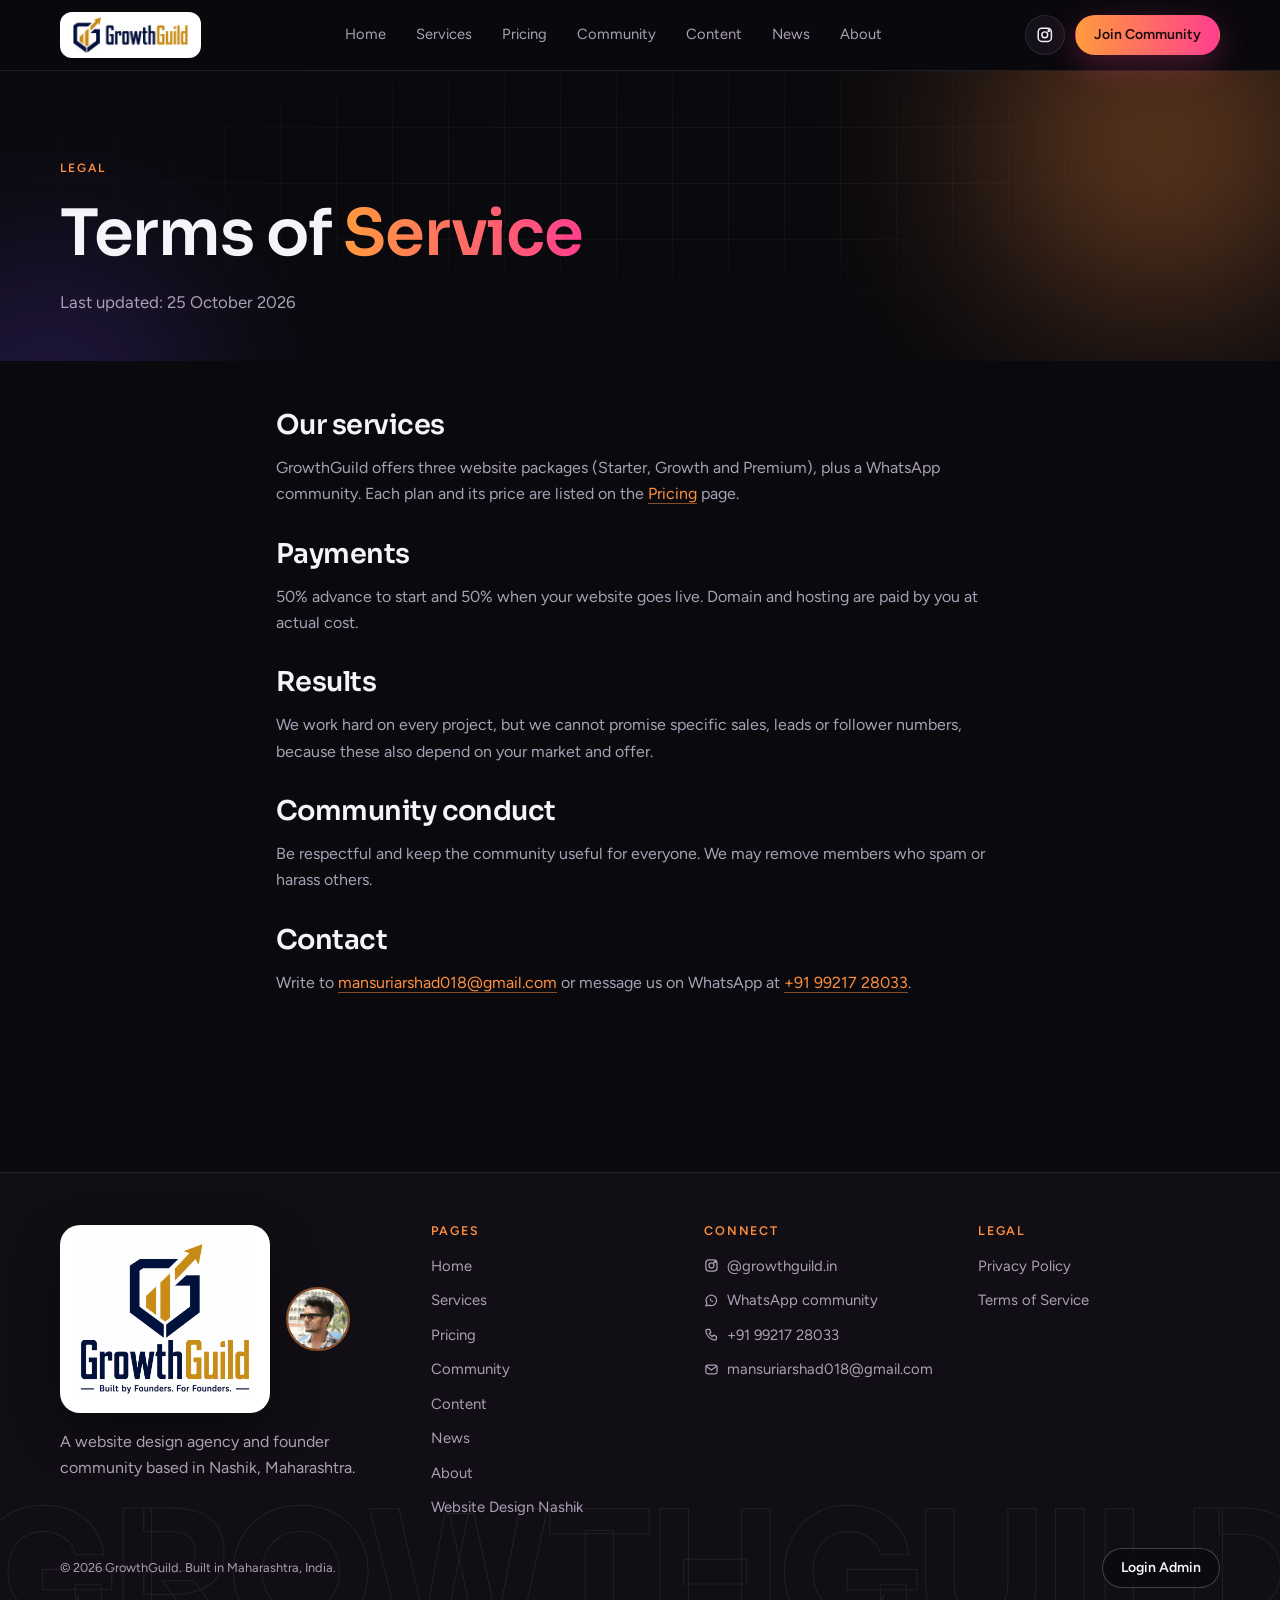
<file: terms.html>
<!doctype html>
<html lang="en-IN">
<head>
<meta charset="utf-8">
<meta name="viewport" content="width=device-width,initial-scale=1,viewport-fit=cover">
<meta name="claude:viewport-fit-sides" content="cover">
<title>Terms of Service | GrowthGuild</title>
<meta name="description" content="Terms for GrowthGuild&#x27;s website packages and community: payments, support, domain and hosting, and results.">
<meta name="robots" content="index,follow,max-image-preview:large,max-snippet:-1,max-video-preview:-1">
<link rel="canonical" href="https://growthguild.in/terms.html">
<link rel="alternate" hreflang="en-IN" href="https://growthguild.in/terms.html">
<link rel="alternate" hreflang="x-default" href="https://growthguild.in/terms.html">
<meta name="author" content="Arsad Mansuri">
<meta name="theme-color" content="#0b0a0f">
<meta name="geo.region" content="IN-MH">
<meta name="geo.placename" content="Nashik">
<link rel="icon" type="image/png" href="logo-icon.png">
<link rel="apple-touch-icon" href="logo-icon.png">
<meta property="og:site_name" content="GrowthGuild">
<meta property="og:locale" content="en_IN">
<meta property="og:type" content="website">
<meta property="og:title" content="Terms of Service | GrowthGuild">
<meta property="og:description" content="Terms for GrowthGuild&#x27;s website packages and community: payments, support, domain and hosting, and results.">
<meta property="og:url" content="https://growthguild.in/terms.html">
<meta property="og:image" content="https://growthguild.in/og-image.png">
<meta property="og:image:width" content="1200">
<meta property="og:image:height" content="630">
<meta property="og:image:alt" content="GrowthGuild - website design agency in Nashik">
<meta name="twitter:card" content="summary_large_image">
<meta name="twitter:title" content="Terms of Service | GrowthGuild">
<meta name="twitter:description" content="Terms for GrowthGuild&#x27;s website packages and community: payments, support, domain and hosting, and results.">
<meta name="twitter:image" content="https://growthguild.in/og-image.png">
<script type="application/ld+json">{"@context":"https://schema.org","@graph":[{"@type":"WebPage","@id":"https://growthguild.in/terms.html#webpage","url":"https://growthguild.in/terms.html","name":"Terms of Service | GrowthGuild","description":"Terms for GrowthGuild's website packages and community: payments, support, domain and hosting, and results.","inLanguage":"en-IN","isPartOf":{"@id":"https://growthguild.in/#website"},"about":{"@id":"https://growthguild.in/#business"},"dateModified":"2026-11-04","primaryImageOfPage":{"@type":"ImageObject","url":"https://growthguild.in/og-image.png"}},{"@type":"BreadcrumbList","itemListElement":[{"@type":"ListItem","position":1,"name":"Home","item":"https://growthguild.in/"},{"@type":"ListItem","position":2,"name":"Terms of Service","item":"https://growthguild.in/terms.html"}]}]}</script>
<link rel="preload" as="image" href="logo-lockup.png">
<link rel="preload" as="image" href="logo-icon.png">
<link rel="preload" as="image" href="logo-full.png">
<link rel="preconnect" href="https://fonts.googleapis.com">
<link rel="preconnect" href="https://fonts.gstatic.com" crossorigin>
<link rel="stylesheet" href="https://fonts.googleapis.com/css2?family=Figtree:wght@400;500;600&family=Sora:wght@500;600;700&display=swap">
<link rel="stylesheet" href="style.css">
</head>
<body>
<div class="page" data-page="legal">
  <div id="site-nav"><header class="nav" id="nav"><div class="wrap nav-in"><a class="logo logo-chip" href="index.html" aria-label="GrowthGuild home"><img src="logo-lockup.png" alt="GrowthGuild" width="117" height="38" decoding="sync" fetchpriority="high"></a><nav class="nav-links" id="nav-links" aria-label="Main"><a href="index.html">Home</a><a href="services.html">Services</a><a href="pricing.html">Pricing</a><a href="community.html">Community</a><a href="content.html">Content</a><a href="news.html">News</a><a href="about.html">About</a></nav><div class="nav-right"><a class="icon-btn" href="https://www.instagram.com/growthguild.in/" target="_blank" rel="noopener" aria-label="GrowthGuild on Instagram"><svg class="ico" viewBox="0 0 24 24" fill="none" stroke="currentColor" stroke-width="2" stroke-linecap="round" stroke-linejoin="round"><rect x="3" y="3" width="18" height="18" rx="5"></rect><circle cx="12" cy="12" r="4"></circle><circle cx="17.5" cy="6.5" r="1" fill="currentColor"></circle></svg></a><a class="btn btn-grad btn-sm" data-join="" href="community.html">Join Community</a><button class="menu-btn" id="menu-btn" type="button" aria-label="Open menu" aria-expanded="false" aria-controls="nav-links"><svg viewBox="0 0 24 24" fill="none" stroke="currentColor" stroke-width="2" stroke-linecap="round"><path d="M4 7h16M4 12h16M4 17h16"></path></svg></button></div></div></header></div>

  <section class="pagehead">
    <div class="gridbg"></div>
    <div class="glow g-orange"></div><div class="glow g-violet"></div>
    <div class="wrap"><div class="ph-text">
      <span class="label">Legal</span>
      <h1>Terms of <span class="grad">Service</span></h1>
      <p>Last updated: 25 October 2026</p>
    </div></div>
  </section>

  <section class="sec" style="padding-top:32px">
    <div class="wrap legal">
      <!-- TODO: owner to review this standard text before publishing -->
      <h2>Our services</h2>
      <p>GrowthGuild offers three website packages (Starter, Growth and Premium), plus a WhatsApp community. Each plan and its price are listed on the <a href="pricing.html">Pricing</a> page.</p>
      <h2>Payments</h2>
      <p>50% advance to start and 50% when your website goes live. Domain and hosting are paid by you at actual cost.</p>
      <h2>Results</h2>
      <p>We work hard on every project, but we cannot promise specific sales, leads or follower numbers, because these also depend on your market and offer.</p>
      <h2>Community conduct</h2>
      <p>Be respectful and keep the community useful for everyone. We may remove members who spam or harass others.</p>
      <h2>Contact</h2>
      <p>Write to <a href="mailto:mansuriarshad018@gmail.com">mansuriarshad018@gmail.com</a> or message us on WhatsApp at <a href="tel:+919921728033">+91 99217 28033</a>.</p>
    </div>
  </section>

  <div id="site-foot"><footer class="foot"><span class="wm" aria-hidden="true" style="font-size:clamp(3rem,13.5vw,12rem)">GROWTHGUILD</span><div class="wrap"><div class="foot-in"><div><div class="foot-brand"><a class="logo-card" href="index.html" aria-label="GrowthGuild home"><img src="logo-full.png" alt="GrowthGuild, Built by Founders. For Founders." width="720" height="631"></a><span class="f-thumb"><img src="founder-arsad.jpg" alt="Arsad Mansuri, Founder of GrowthGuild" width="64" height="64" loading="lazy"></span></div><p style="margin-top:16px;max-width:36ch">A website design agency and founder community based in Nashik, Maharashtra.</p></div><div><h4>Pages</h4><div class="foot-links"><a href="index.html">Home</a><a href="services.html">Services</a><a href="pricing.html">Pricing</a><a href="community.html">Community</a><a href="content.html">Content</a><a href="news.html">News</a><a href="about.html">About</a><a href="website-design-nashik.html">Website Design Nashik</a></div></div><div><h4>Connect</h4><div class="foot-links"><a href="https://www.instagram.com/growthguild.in/" target="_blank" rel="noopener"><svg class="ico" viewBox="0 0 24 24" fill="none" stroke="currentColor" stroke-width="2" stroke-linecap="round" stroke-linejoin="round"><rect x="3" y="3" width="18" height="18" rx="5"></rect><circle cx="12" cy="12" r="4"></circle><circle cx="17.5" cy="6.5" r="1" fill="currentColor"></circle></svg>@growthguild.in</a><a href="#join" data-join=""><svg class="ico" viewBox="0 0 24 24" fill="none" stroke="currentColor" stroke-width="2" stroke-linecap="round" stroke-linejoin="round"><path d="M3 21l1.6-4.6A8.5 8.5 0 1 1 8 19.5L3 21z"></path><path d="M9 9.5c.3 2.4 2.6 4.7 5 5l1.3-1.3-1.8-1-.8.7a4 4 0 0 1-1.7-1.7l.7-.8-1-1.8L9 9.5z" fill="currentColor" stroke="none"></path></svg>WhatsApp community</a><a href="tel:+919921728033"><svg class="ico" viewBox="0 0 24 24" fill="none" stroke="currentColor" stroke-width="2" stroke-linecap="round" stroke-linejoin="round"><path d="M5 4h4l2 5-2.5 1.5a11 11 0 0 0 5 5L15 13l5 2v4a2 2 0 0 1-2 2A16 16 0 0 1 3 6a2 2 0 0 1 2-2z"></path></svg>+91 99217 28033</a><!-- TODO: owner to confirm this email address before publishing --><a href="mailto:mansuriarshad018@gmail.com"><svg class="ico" viewBox="0 0 24 24" fill="none" stroke="currentColor" stroke-width="2" stroke-linecap="round" stroke-linejoin="round"><rect x="3" y="5" width="18" height="14" rx="3"></rect><path d="M3.5 7l8.5 6 8.5-6"></path></svg>mansuriarshad018@gmail.com</a></div></div><div><h4>Legal</h4><div class="foot-links"><a href="privacy.html">Privacy Policy</a><a href="terms.html">Terms of Service</a></div></div></div><div class="foot-bottom"><small>© 2026 GrowthGuild. Built in Maharashtra, India.</small><a class="btn btn-ghost btn-sm foot-admin" href="admin.html">Login Admin</a></div></div></footer></div>
</div>
<script src="supabase-config.js"></script>
<script src="site.js"></script>
</body>
</html>
</file>
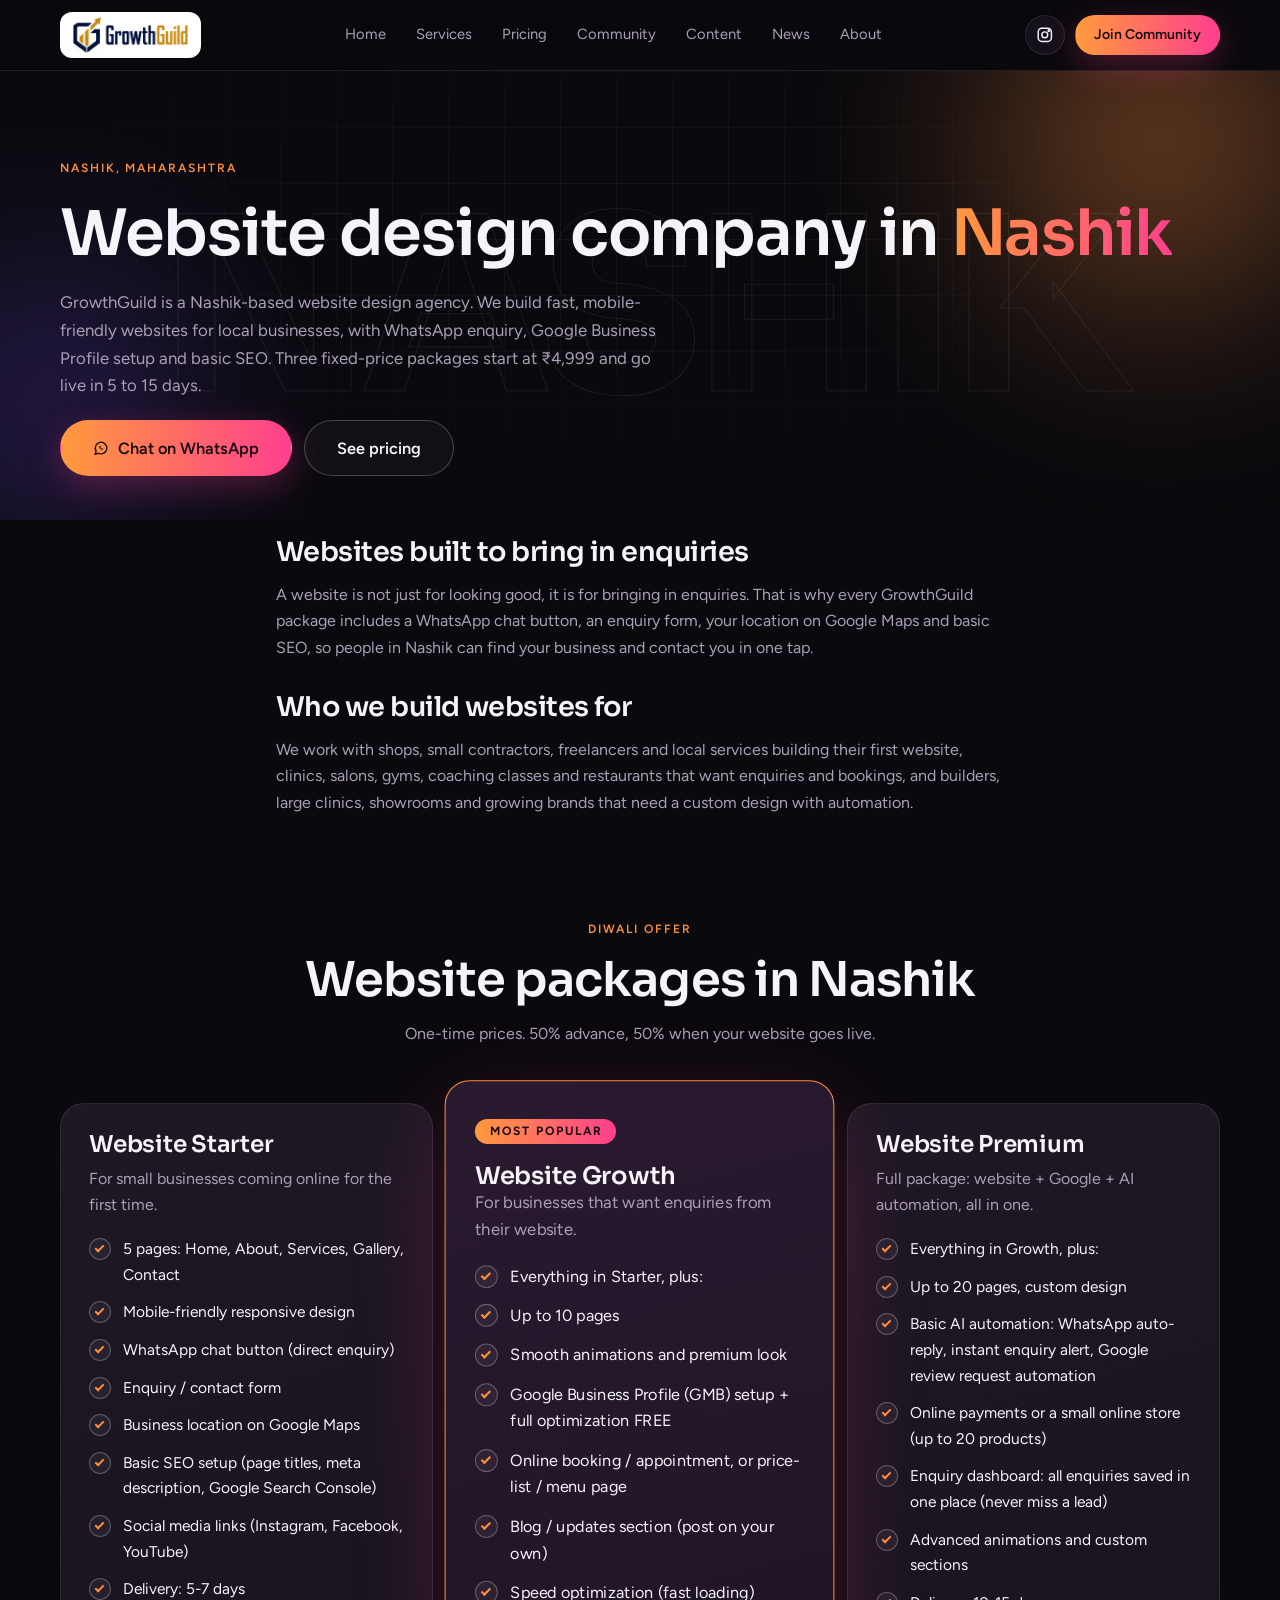
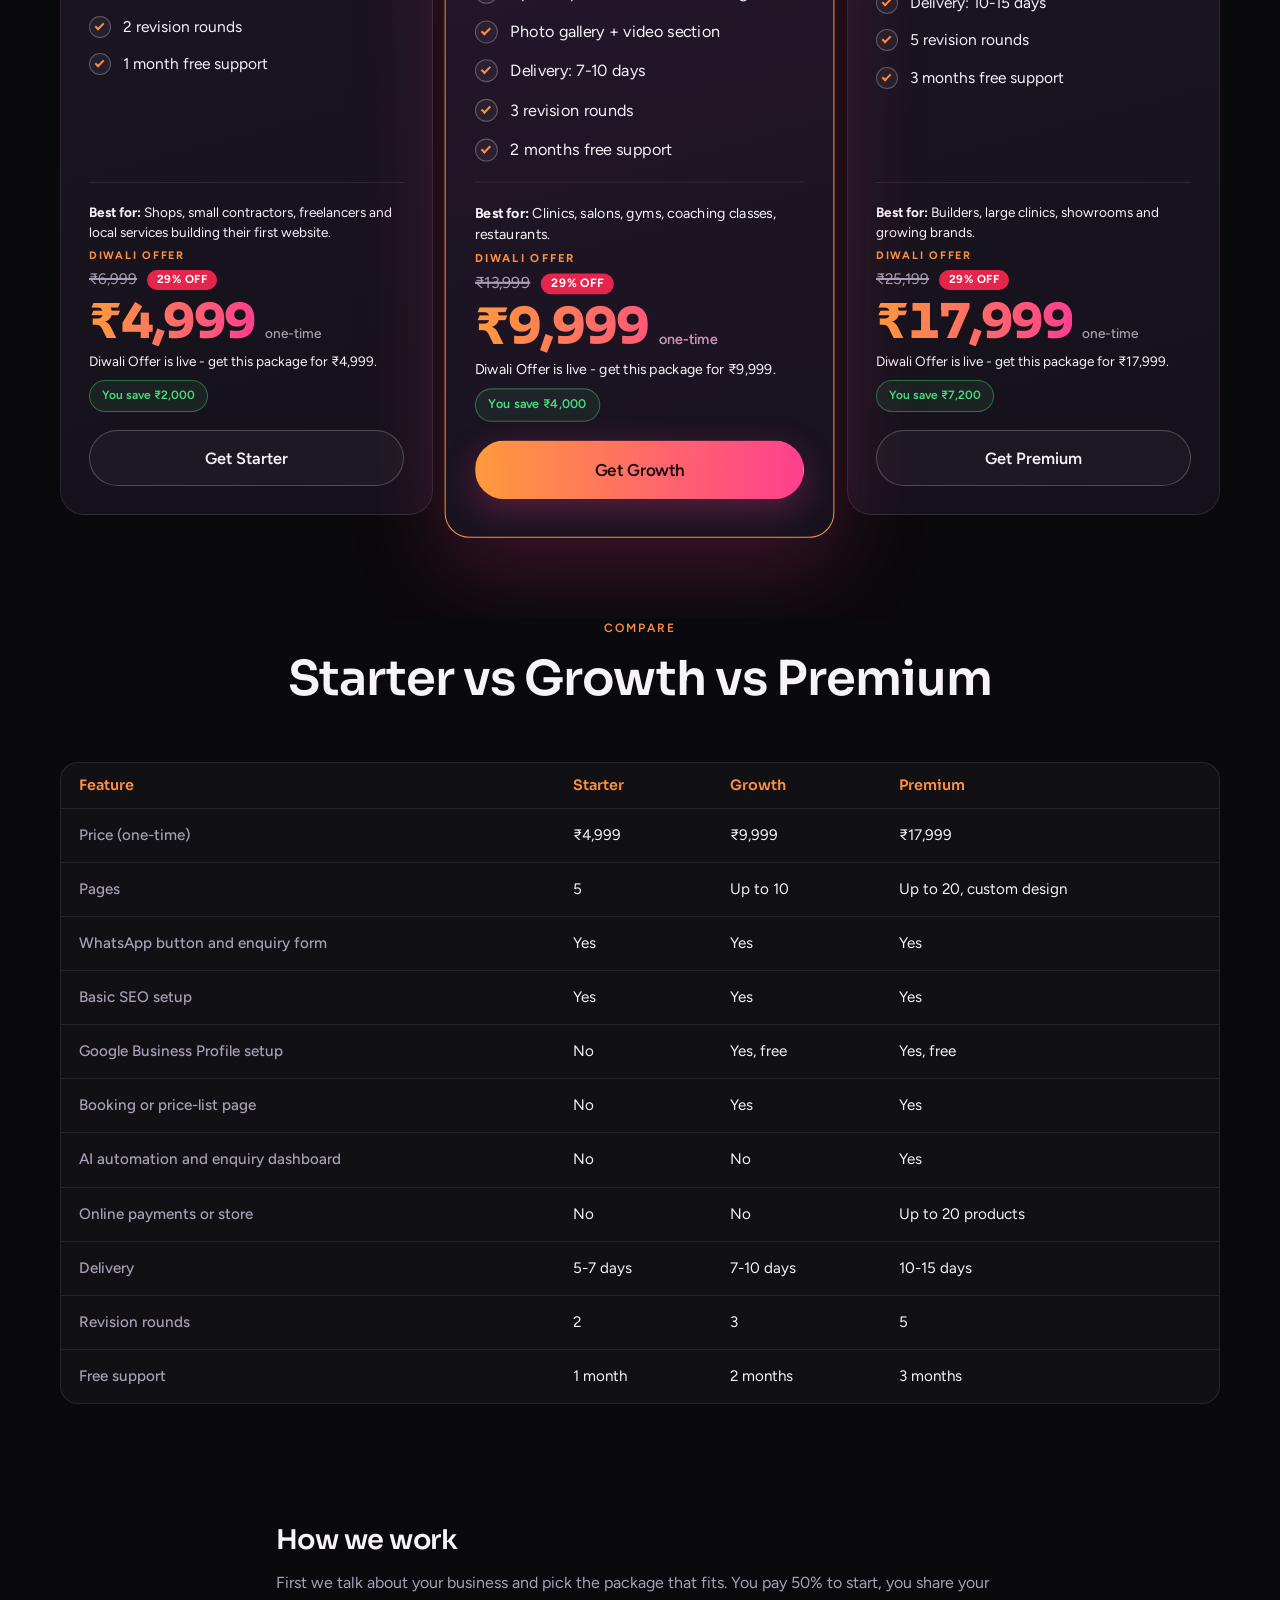
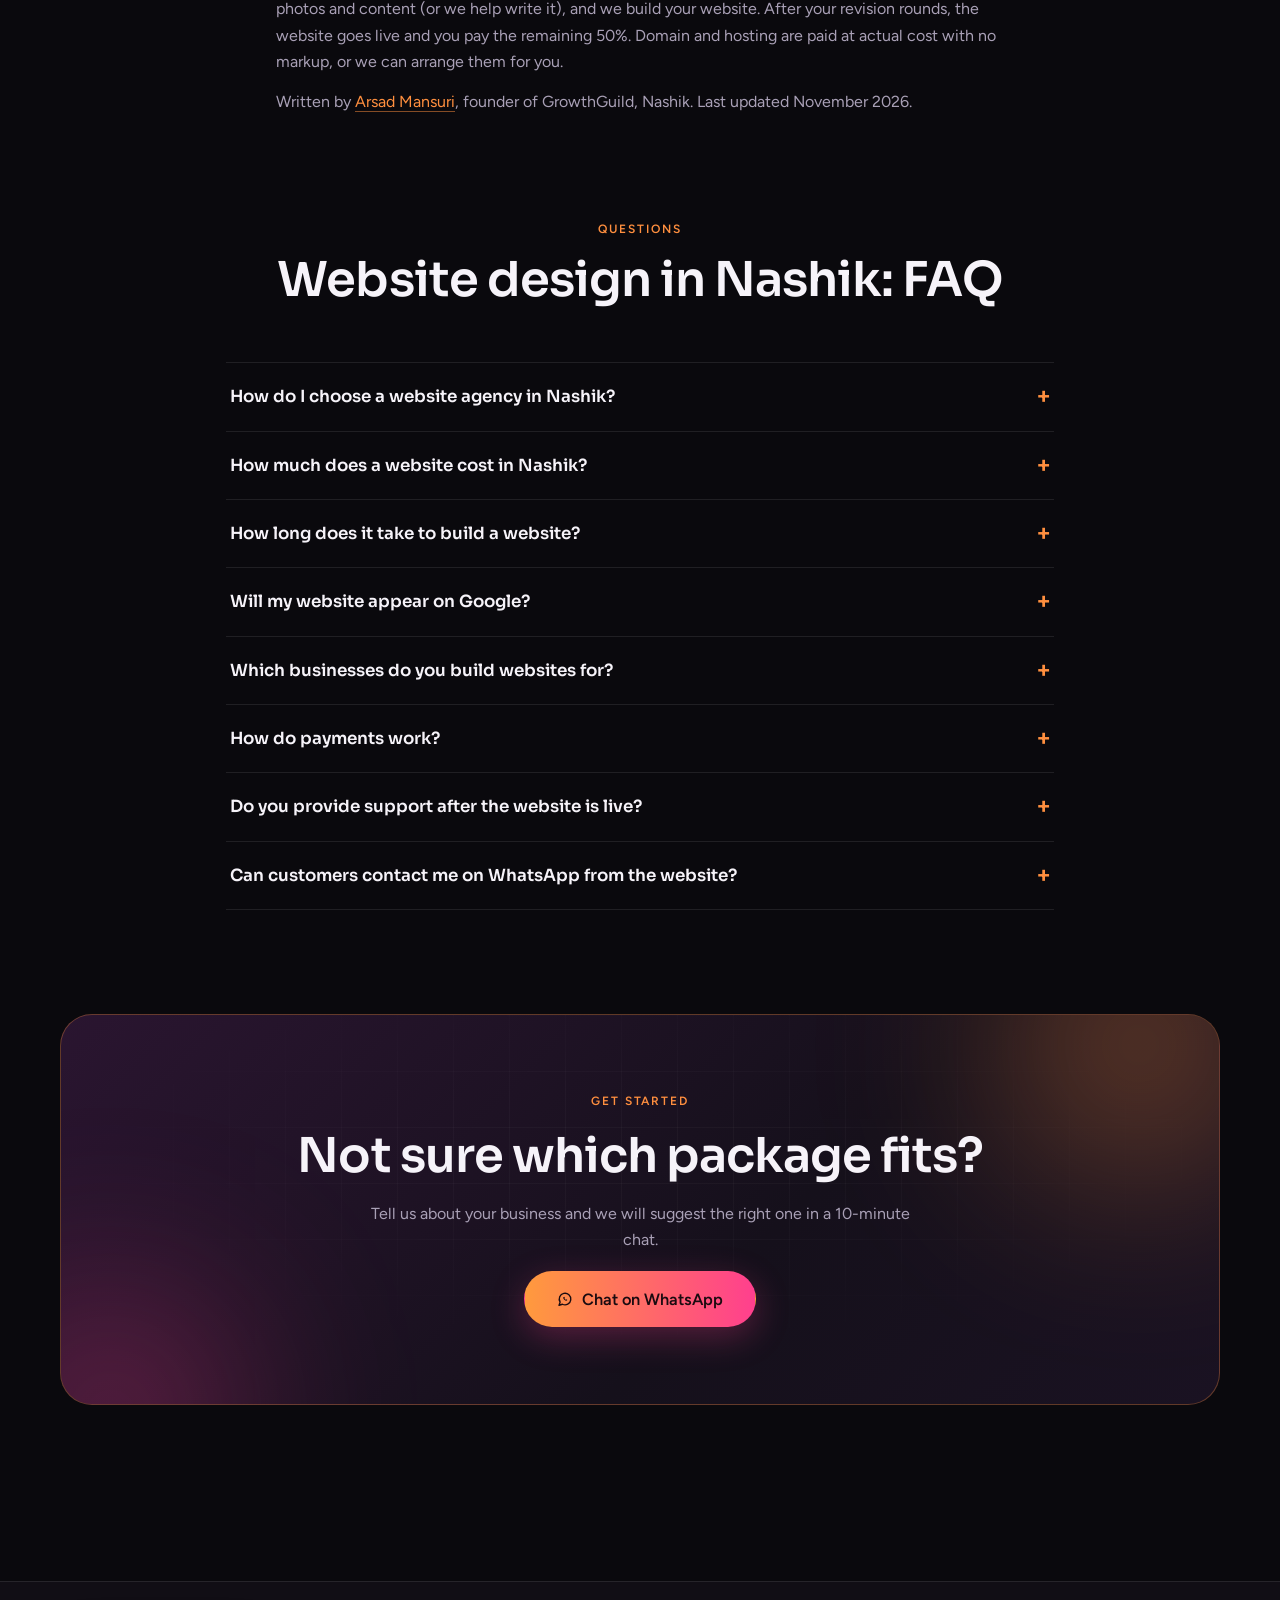
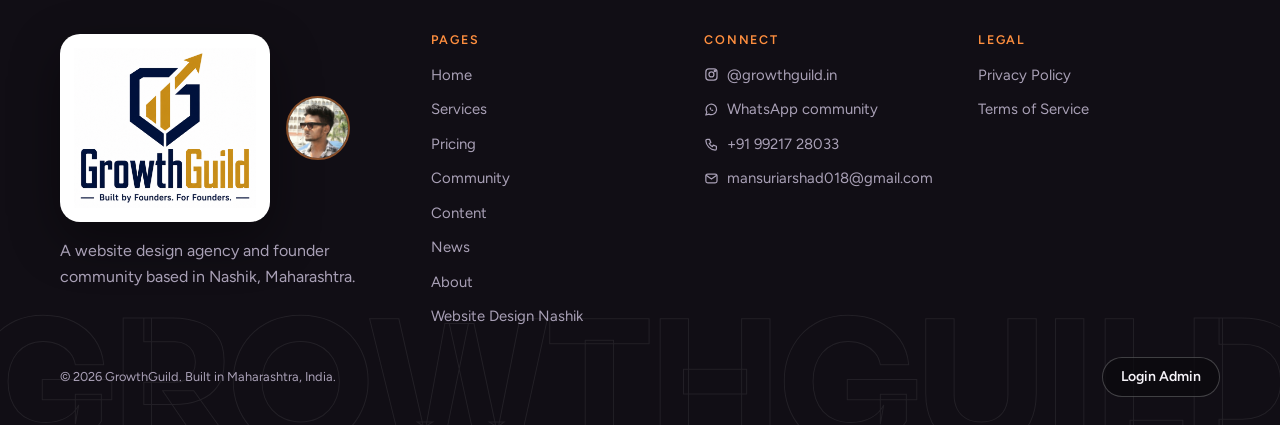
<file: website-design-nashik.html>
<!doctype html>
<html lang="en-IN">
<head>
<meta charset="utf-8">
<meta name="viewport" content="width=device-width,initial-scale=1,viewport-fit=cover">
<meta name="claude:viewport-fit-sides" content="cover">
<title>Website Design Company in Nashik – From ₹4,999 | GrowthGuild</title>
<meta name="description" content="Looking for a website designer in Nashik? We build mobile-friendly websites for shops, clinics, salons and contractors. 3 fixed prices, live in 5-15 days.">
<meta name="robots" content="index,follow,max-image-preview:large,max-snippet:-1,max-video-preview:-1">
<link rel="canonical" href="https://growthguild.in/website-design-nashik.html">
<link rel="alternate" hreflang="en-IN" href="https://growthguild.in/website-design-nashik.html">
<link rel="alternate" hreflang="x-default" href="https://growthguild.in/website-design-nashik.html">
<meta name="author" content="Arsad Mansuri">
<meta name="theme-color" content="#0b0a0f">
<meta name="geo.region" content="IN-MH">
<meta name="geo.placename" content="Nashik">
<link rel="icon" type="image/png" href="logo-icon.png">
<link rel="apple-touch-icon" href="logo-icon.png">
<meta property="og:site_name" content="GrowthGuild">
<meta property="og:locale" content="en_IN">
<meta property="og:type" content="website">
<meta property="og:title" content="Website Design Company in Nashik – From ₹4,999 | GrowthGuild">
<meta property="og:description" content="Looking for a website designer in Nashik? We build mobile-friendly websites for shops, clinics, salons and contractors. 3 fixed prices, live in 5-15 days.">
<meta property="og:url" content="https://growthguild.in/website-design-nashik.html">
<meta property="og:image" content="https://growthguild.in/og-image.png">
<meta property="og:image:width" content="1200">
<meta property="og:image:height" content="630">
<meta property="og:image:alt" content="GrowthGuild - website design agency in Nashik">
<meta name="twitter:card" content="summary_large_image">
<meta name="twitter:title" content="Website Design Company in Nashik – From ₹4,999 | GrowthGuild">
<meta name="twitter:description" content="Looking for a website designer in Nashik? We build mobile-friendly websites for shops, clinics, salons and contractors. 3 fixed prices, live in 5-15 days.">
<meta name="twitter:image" content="https://growthguild.in/og-image.png">
<script type="application/ld+json">{"@context":"https://schema.org","@graph":[{"@type":"ProfessionalService","@id":"https://growthguild.in/#business","name":"GrowthGuild","alternateName":"Growth Guild","url":"https://growthguild.in/","logo":{"@type":"ImageObject","url":"https://growthguild.in/logo-full.png","width":720,"height":631},"image":"https://growthguild.in/og-image.png","description":"GrowthGuild is a website design agency in Nashik, Maharashtra. It builds fast, mobile-friendly websites with WhatsApp enquiry, Google Business Profile setup and basic SEO, and runs a WhatsApp community for founders.","telephone":"+919921728033","priceRange":"₹4,999 - ₹17,999","address":{"@type":"PostalAddress","addressLocality":"Nashik","addressRegion":"Maharashtra","addressCountry":"IN"},"areaServed":[{"@type":"City","name":"Nashik"},{"@type":"AdministrativeArea","name":"Maharashtra"}],"founder":{"@type":"Person","name":"Arsad Mansuri","jobTitle":"Founder","url":"https://growthguild.in/about.html","sameAs":["https://www.linkedin.com/in/arshadmansuri07"]},"sameAs":["https://www.instagram.com/growthguild.in/"],"knowsAbout":["Website design","Website development","Local SEO","Google Business Profile","WhatsApp enquiry automation"],"contactPoint":{"@type":"ContactPoint","telephone":"+919921728033","contactType":"sales","availableLanguage":["English","Hindi","Marathi"]},"hasOfferCatalog":{"@type":"OfferCatalog","name":"Website design packages","itemListElement":[{"@type":"Offer","priceCurrency":"INR","price":"4999","itemOffered":{"@type":"Service","name":"Website Starter","serviceType":"Website design","areaServed":"Nashik","description":"5 pages, mobile-friendly design, WhatsApp chat button, enquiry form, Google Maps location, basic SEO setup. Delivery in 5-7 days with 2 revision rounds and 1 month free support."}},{"@type":"Offer","priceCurrency":"INR","price":"9999","itemOffered":{"@type":"Service","name":"Website Growth","serviceType":"Website design","areaServed":"Nashik","description":"Up to 10 pages, animations, Google Business Profile setup and optimization, online booking or price-list page, blog section, speed optimization. Delivery in 7-10 days with 3 revision rounds and 2 months free support."}},{"@type":"Offer","priceCurrency":"INR","price":"17999","itemOffered":{"@type":"Service","name":"Website Premium","serviceType":"Website design","areaServed":"Nashik","description":"Up to 20 custom-designed pages, basic AI automation (WhatsApp auto-reply, instant enquiry alert, Google review requests), online payments or a store of up to 20 products, enquiry dashboard. Delivery in 10-15 days with 5 revision rounds and 3 months free support."}}]}},{"@type":"WebSite","@id":"https://growthguild.in/#website","url":"https://growthguild.in/","name":"GrowthGuild","inLanguage":"en-IN","publisher":{"@id":"https://growthguild.in/#business"}},{"@type":"WebPage","@id":"https://growthguild.in/website-design-nashik.html#webpage","url":"https://growthguild.in/website-design-nashik.html","name":"Website Design Company in Nashik – From ₹4,999 | GrowthGuild","description":"Looking for a website designer in Nashik? We build mobile-friendly websites for shops, clinics, salons and contractors. 3 fixed prices, live in 5-15 days.","inLanguage":"en-IN","isPartOf":{"@id":"https://growthguild.in/#website"},"about":{"@id":"https://growthguild.in/#business"},"dateModified":"2026-11-04","primaryImageOfPage":{"@type":"ImageObject","url":"https://growthguild.in/og-image.png"},"datePublished":"2026-11-04","author":{"@type":"Person","name":"Arsad Mansuri","url":"https://growthguild.in/about.html"}},{"@type":"BreadcrumbList","itemListElement":[{"@type":"ListItem","position":1,"name":"Home","item":"https://growthguild.in/"},{"@type":"ListItem","position":2,"name":"Website Design in Nashik","item":"https://growthguild.in/website-design-nashik.html"}]},{"@type":"FAQPage","mainEntity":[{"@type":"Question","name":"How do I choose a website agency in Nashik?","acceptedAnswer":{"@type":"Answer","text":"Look for fixed prices, a clear delivery time, WhatsApp enquiry and Google setup included, support after launch, and live examples of past work. GrowthGuild publishes all prices, delivers in 5 to 15 days and includes WhatsApp enquiry and basic SEO in every package."}},{"@type":"Question","name":"How much does a website cost in Nashik?","acceptedAnswer":{"@type":"Answer","text":"At GrowthGuild, a website costs ₹4,999 for Starter, ₹9,999 for Growth and ₹17,999 for Premium, as one-time prices under the current Diwali Offer. Domain and hosting are paid at actual cost with no markup."}},{"@type":"Question","name":"How long does it take to build a website?","acceptedAnswer":{"@type":"Answer","text":"Starter takes 5 to 7 days, Growth takes 7 to 10 days and Premium takes 10 to 15 days from the start of the project."}},{"@type":"Question","name":"Will my website appear on Google?","acceptedAnswer":{"@type":"Answer","text":"Every package includes basic SEO setup: page titles, meta descriptions and Google Search Console. Growth and Premium also include Google Business Profile setup. Rankings depend on competition and reviews, so no agency can honestly guarantee the first position."}},{"@type":"Question","name":"Which businesses do you build websites for?","acceptedAnswer":{"@type":"Answer","text":"Shops, small contractors, freelancers, local services, clinics, salons, gyms, coaching classes, restaurants, builders, showrooms and growing brands."}},{"@type":"Question","name":"How do payments work?","acceptedAnswer":{"@type":"Answer","text":"50% advance to start the project and 50% when your website goes live."}},{"@type":"Question","name":"Do you provide support after the website is live?","acceptedAnswer":{"@type":"Answer","text":"Yes. Starter includes 1 month of free support, Growth 2 months and Premium 3 months. After that, a care plan is available at ₹1,499 per month for updates, backup and small changes."}},{"@type":"Question","name":"Can customers contact me on WhatsApp from the website?","acceptedAnswer":{"@type":"Answer","text":"Yes. Every package includes a WhatsApp chat button and an enquiry form, so customers can message you directly."}}]}]}</script>
<link rel="preload" as="image" href="logo-lockup.png">
<link rel="preload" as="image" href="logo-icon.png">
<link rel="preconnect" href="https://fonts.googleapis.com">
<link rel="preconnect" href="https://fonts.gstatic.com" crossorigin>
<link rel="stylesheet" href="https://fonts.googleapis.com/css2?family=Figtree:wght@400;500;600&family=Sora:wght@500;600;700&display=swap">
<link rel="stylesheet" href="style.css">
</head>
<body>
<div class="page" data-page="nashik">
  <div id="site-nav"><header class="nav" id="nav"><div class="wrap nav-in"><a class="logo logo-chip" href="index.html" aria-label="GrowthGuild home"><img src="logo-lockup.png" alt="GrowthGuild" width="117" height="38" decoding="sync" fetchpriority="high"></a><nav class="nav-links" id="nav-links" aria-label="Main"><a href="index.html">Home</a><a href="services.html">Services</a><a href="pricing.html">Pricing</a><a href="community.html">Community</a><a href="content.html">Content</a><a href="news.html">News</a><a href="about.html">About</a></nav><div class="nav-right"><a class="icon-btn" href="https://www.instagram.com/growthguild.in/" target="_blank" rel="noopener" aria-label="GrowthGuild on Instagram"><svg class="ico" viewBox="0 0 24 24" fill="none" stroke="currentColor" stroke-width="2" stroke-linecap="round" stroke-linejoin="round"><rect x="3" y="3" width="18" height="18" rx="5"></rect><circle cx="12" cy="12" r="4"></circle><circle cx="17.5" cy="6.5" r="1" fill="currentColor"></circle></svg></a><a class="btn btn-grad btn-sm" data-join="" href="community.html">Join Community</a><button class="menu-btn" id="menu-btn" type="button" aria-label="Open menu" aria-expanded="false" aria-controls="nav-links"><svg viewBox="0 0 24 24" fill="none" stroke="currentColor" stroke-width="2" stroke-linecap="round"><path d="M4 7h16M4 12h16M4 17h16"></path></svg></button></div></div></header></div>

  <section class="pagehead">
    <div class="gridbg"></div>
    <div class="glow g-orange"></div><div class="glow g-violet"></div>
    <span class="wm" aria-hidden="true" style="top:30%">NASHIK</span>
    <div class="wrap">
      <div class="ph-text">
        <span class="label">Nashik, Maharashtra</span>
        <h1>Website design company in <span class="grad">Nashik</span></h1>
        <p>GrowthGuild is a Nashik-based website design agency. We build fast, mobile-friendly websites for local businesses, with WhatsApp enquiry, Google Business Profile setup and basic SEO. Three fixed-price packages start at ₹4,999 and go live in 5 to 15 days.</p>
        <div class="btn-row">
          <a class="btn btn-grad btn-lg" href="https://wa.me/919921728033?text=Hi%2C%20I%20want%20a%20website%20for%20my%20business%20in%20Nashik.%20Please%20share%20details." target="_blank" rel="noopener"><span data-icon="wa"></span>Chat on WhatsApp</a>
          <a class="btn btn-ghost btn-lg" href="pricing.html">See pricing</a>
        </div>
      </div>
    </div>
  </section>

  <section class="sec sec-tight">
    <div class="wrap legal" style="margin-inline:auto">
      <h2>Websites built to bring in enquiries</h2>
      <p>A website is not just for looking good, it is for bringing in enquiries. That is why every GrowthGuild package includes a WhatsApp chat button, an enquiry form, your location on Google Maps and basic SEO, so people in Nashik can find your business and contact you in one tap.</p>
      <h2>Who we build websites for</h2>
      <p>We work with shops, small contractors, freelancers and local services building their first website, clinics, salons, gyms, coaching classes and restaurants that want enquiries and bookings, and builders, large clinics, showrooms and growing brands that need a custom design with automation.</p>
    </div>
  </section>

  <section class="sec sec-tight" id="packages">
    <div class="wrap">
      <div class="sec-head"><span class="label">Diwali Offer</span><h2>Website packages in Nashik</h2><p>One-time prices. 50% advance, 50% when your website goes live.</p></div>
      <div class="pr-bundles">
        <article class="card pr-b"><div><h3>Website Starter</h3><p>For small businesses coming online for the first time.</p></div><ul class="checks"><li>5 pages: Home, About, Services, Gallery, Contact</li><li>Mobile-friendly responsive design</li><li>WhatsApp chat button (direct enquiry)</li><li>Enquiry / contact form</li><li>Business location on Google Maps</li><li>Basic SEO setup (page titles, meta description, Google Search Console)</li><li>Social media links (Instagram, Facebook, YouTube)</li><li>Delivery: 5-7 days</li><li>2 revision rounds</li><li>1 month free support</li></ul><div class="pr-bottom"><p class="lo-line"><b>Best for:</b> Shops, small contractors, freelancers and local services building their first website.</p><div class="lo"><span class="lo-label">DIWALI OFFER</span><p class="lo-old"><s>₹6,999</s><span class="lo-badge">29% OFF</span></p><p class="pr-price lo-new"><span class="pr-amt">₹4,999</span><span class="pr-unit">one-time</span></p><p class="lo-line">Diwali Offer is live - get this package for ₹4,999.</p></div><span class="pr-save">You save ₹2,000</span><a class="btn btn-ghost btn-lg" href="https://wa.me/919921728033?text=Hi%2C%20I%20want%20the%20Website%20Starter%20package%20%28Diwali%20Offer%29.%20Please%20share%20details." target="_blank" rel="noopener">Get Starter</a></div></article>
        <article class="card pr-b pr-feat"><span class="pr-badge">MOST POPULAR</span><div><h3>Website Growth</h3><p>For businesses that want enquiries from their website.</p></div><ul class="checks"><li>Everything in Starter, plus:</li><li>Up to 10 pages</li><li>Smooth animations and premium look</li><li>Google Business Profile (GMB) setup + full optimization FREE</li><li>Online booking / appointment, or price-list / menu page</li><li>Blog / updates section (post on your own)</li><li>Speed optimization (fast loading)</li><li>Photo gallery + video section</li><li>Delivery: 7-10 days</li><li>3 revision rounds</li><li>2 months free support</li></ul><div class="pr-bottom"><p class="lo-line"><b>Best for:</b> Clinics, salons, gyms, coaching classes, restaurants.</p><div class="lo"><span class="lo-label">DIWALI OFFER</span><p class="lo-old"><s>₹13,999</s><span class="lo-badge">29% OFF</span></p><p class="pr-price grad lo-new"><span class="pr-amt">₹9,999</span><span class="pr-unit">one-time</span></p><p class="lo-line">Diwali Offer is live - get this package for ₹9,999.</p></div><span class="pr-save">You save ₹4,000</span><a class="btn btn-grad btn-lg" href="https://wa.me/919921728033?text=Hi%2C%20I%20want%20the%20Website%20Growth%20package%20%28Diwali%20Offer%29.%20Please%20share%20details." target="_blank" rel="noopener">Get Growth</a></div></article>
        <article class="card pr-b"><div><h3>Website Premium</h3><p>Full package: website + Google + AI automation, all in one.</p></div><ul class="checks"><li>Everything in Growth, plus:</li><li>Up to 20 pages, custom design</li><li>Basic AI automation: WhatsApp auto-reply, instant enquiry alert, Google review request automation</li><li>Online payments or a small online store (up to 20 products)</li><li>Enquiry dashboard: all enquiries saved in one place (never miss a lead)</li><li>Advanced animations and custom sections</li><li>Delivery: 10-15 days</li><li>5 revision rounds</li><li>3 months free support</li></ul><div class="pr-bottom"><p class="lo-line"><b>Best for:</b> Builders, large clinics, showrooms and growing brands.</p><div class="lo"><span class="lo-label">DIWALI OFFER</span><p class="lo-old"><s>₹25,199</s><span class="lo-badge">29% OFF</span></p><p class="pr-price lo-new"><span class="pr-amt">₹17,999</span><span class="pr-unit">one-time</span></p><p class="lo-line">Diwali Offer is live - get this package for ₹17,999.</p></div><span class="pr-save">You save ₹7,200</span><a class="btn btn-ghost btn-lg" href="https://wa.me/919921728033?text=Hi%2C%20I%20want%20the%20Website%20Premium%20package%20%28Diwali%20Offer%29.%20Please%20share%20details." target="_blank" rel="noopener">Get Premium</a></div></article>
      </div>
    </div>
  </section>

  <section class="sec sec-tight">
    <div class="wrap">
      <div class="sec-head"><span class="label">Compare</span><h2>Starter vs Growth vs Premium</h2></div>
      <div class="cmp-wrap">
        <table class="cmp">
          <caption>Comparison of GrowthGuild website packages in Nashik</caption>
          <thead><tr><th scope="col">Feature</th><th scope="col">Starter</th><th scope="col">Growth</th><th scope="col">Premium</th></tr></thead>
          <tbody>
            <tr><th scope="row">Price (one-time)</th><td>₹4,999</td><td>₹9,999</td><td>₹17,999</td></tr>
            <tr><th scope="row">Pages</th><td>5</td><td>Up to 10</td><td>Up to 20, custom design</td></tr>
            <tr><th scope="row">WhatsApp button and enquiry form</th><td>Yes</td><td>Yes</td><td>Yes</td></tr>
            <tr><th scope="row">Basic SEO setup</th><td>Yes</td><td>Yes</td><td>Yes</td></tr>
            <tr><th scope="row">Google Business Profile setup</th><td>No</td><td>Yes, free</td><td>Yes, free</td></tr>
            <tr><th scope="row">Booking or price-list page</th><td>No</td><td>Yes</td><td>Yes</td></tr>
            <tr><th scope="row">AI automation and enquiry dashboard</th><td>No</td><td>No</td><td>Yes</td></tr>
            <tr><th scope="row">Online payments or store</th><td>No</td><td>No</td><td>Up to 20 products</td></tr>
            <tr><th scope="row">Delivery</th><td>5-7 days</td><td>7-10 days</td><td>10-15 days</td></tr>
            <tr><th scope="row">Revision rounds</th><td>2</td><td>3</td><td>5</td></tr>
            <tr><th scope="row">Free support</th><td>1 month</td><td>2 months</td><td>3 months</td></tr>
          </tbody>
        </table>
      </div>
    </div>
  </section>

  <section class="sec sec-tight">
    <div class="wrap legal" style="margin-inline:auto">
      <h2>How we work</h2>
      <p>First we talk about your business and pick the package that fits. You pay 50% to start, you share your photos and content (or we help write it), and we build your website. After your revision rounds, the website goes live and you pay the remaining 50%. Domain and hosting are paid at actual cost with no markup, or we can arrange them for you.</p>
      <p>Written by <a href="about.html">Arsad Mansuri</a>, founder of GrowthGuild, Nashik. Last updated November 2026.</p>
    </div>
  </section>

  <section class="sec sec-tight">
    <div class="wrap" style="max-width:860px">
      <div class="sec-head"><span class="label">Questions</span><h2>Website design in Nashik: FAQ</h2></div>
      <details><summary>How do I choose a website agency in Nashik?</summary><p>Look for fixed prices, a clear delivery time, WhatsApp enquiry and Google setup included, support after launch, and live examples of past work. GrowthGuild publishes all prices, delivers in 5 to 15 days and includes WhatsApp enquiry and basic SEO in every package.</p></details>
      <details><summary>How much does a website cost in Nashik?</summary><p>At GrowthGuild, a website costs ₹4,999 for Starter, ₹9,999 for Growth and ₹17,999 for Premium, as one-time prices under the current Diwali Offer. Domain and hosting are paid at actual cost with no markup.</p></details>
      <details><summary>How long does it take to build a website?</summary><p>Starter takes 5 to 7 days, Growth takes 7 to 10 days and Premium takes 10 to 15 days from the start of the project.</p></details>
      <details><summary>Will my website appear on Google?</summary><p>Every package includes basic SEO setup: page titles, meta descriptions and Google Search Console. Growth and Premium also include Google Business Profile setup. Rankings depend on competition and reviews, so no agency can honestly guarantee the first position.</p></details>
      <details><summary>Which businesses do you build websites for?</summary><p>Shops, small contractors, freelancers, local services, clinics, salons, gyms, coaching classes, restaurants, builders, showrooms and growing brands.</p></details>
      <details><summary>How do payments work?</summary><p>50% advance to start the project and 50% when your website goes live.</p></details>
      <details><summary>Do you provide support after the website is live?</summary><p>Yes. Starter includes 1 month of free support, Growth 2 months and Premium 3 months. After that, a care plan is available at ₹1,499 per month for updates, backup and small changes.</p></details>
      <details><summary>Can customers contact me on WhatsApp from the website?</summary><p>Yes. Every package includes a WhatsApp chat button and an enquiry form, so customers can message you directly.</p></details>
    </div>
  </section>

  <section class="sec sec-tight">
    <div class="wrap">
      <div class="join">
        <div class="gridbg"></div>
        <div class="glow g-orange"></div><div class="glow g-pink"></div>
        <span class="label">Get started</span>
        <h2>Not sure which package fits?</h2>
        <p>Tell us about your business and we will suggest the right one in a 10-minute chat.</p>
        <a class="btn btn-grad btn-lg" href="https://wa.me/919921728033?text=Hi%2C%20I%20want%20a%20website%20for%20my%20business%20in%20Nashik.%20Please%20share%20details." target="_blank" rel="noopener"><span data-icon="wa"></span>Chat on WhatsApp</a>
      </div>
    </div>
  </section>

  <div id="site-foot"><footer class="foot"><span class="wm" aria-hidden="true" style="font-size:clamp(3rem,13.5vw,12rem)">GROWTHGUILD</span><div class="wrap"><div class="foot-in"><div><div class="foot-brand"><a class="logo-card" href="index.html" aria-label="GrowthGuild home"><img src="logo-full.png" alt="GrowthGuild, Built by Founders. For Founders." width="720" height="631"></a><span class="f-thumb"><img src="founder-arsad.jpg" alt="Arsad Mansuri, Founder of GrowthGuild" width="64" height="64" loading="lazy"></span></div><p style="margin-top:16px;max-width:36ch">A website design agency and founder community based in Nashik, Maharashtra.</p></div><div><h4>Pages</h4><div class="foot-links"><a href="index.html">Home</a><a href="services.html">Services</a><a href="pricing.html">Pricing</a><a href="community.html">Community</a><a href="content.html">Content</a><a href="news.html">News</a><a href="about.html">About</a><a href="website-design-nashik.html">Website Design Nashik</a></div></div><div><h4>Connect</h4><div class="foot-links"><a href="https://www.instagram.com/growthguild.in/" target="_blank" rel="noopener"><svg class="ico" viewBox="0 0 24 24" fill="none" stroke="currentColor" stroke-width="2" stroke-linecap="round" stroke-linejoin="round"><rect x="3" y="3" width="18" height="18" rx="5"></rect><circle cx="12" cy="12" r="4"></circle><circle cx="17.5" cy="6.5" r="1" fill="currentColor"></circle></svg>@growthguild.in</a><a href="#join" data-join=""><svg class="ico" viewBox="0 0 24 24" fill="none" stroke="currentColor" stroke-width="2" stroke-linecap="round" stroke-linejoin="round"><path d="M3 21l1.6-4.6A8.5 8.5 0 1 1 8 19.5L3 21z"></path><path d="M9 9.5c.3 2.4 2.6 4.7 5 5l1.3-1.3-1.8-1-.8.7a4 4 0 0 1-1.7-1.7l.7-.8-1-1.8L9 9.5z" fill="currentColor" stroke="none"></path></svg>WhatsApp community</a><a href="tel:+919921728033"><svg class="ico" viewBox="0 0 24 24" fill="none" stroke="currentColor" stroke-width="2" stroke-linecap="round" stroke-linejoin="round"><path d="M5 4h4l2 5-2.5 1.5a11 11 0 0 0 5 5L15 13l5 2v4a2 2 0 0 1-2 2A16 16 0 0 1 3 6a2 2 0 0 1 2-2z"></path></svg>+91 99217 28033</a><!-- TODO: owner to confirm this email address before publishing --><a href="mailto:mansuriarshad018@gmail.com"><svg class="ico" viewBox="0 0 24 24" fill="none" stroke="currentColor" stroke-width="2" stroke-linecap="round" stroke-linejoin="round"><rect x="3" y="5" width="18" height="14" rx="3"></rect><path d="M3.5 7l8.5 6 8.5-6"></path></svg>mansuriarshad018@gmail.com</a></div></div><div><h4>Legal</h4><div class="foot-links"><a href="privacy.html">Privacy Policy</a><a href="terms.html">Terms of Service</a></div></div></div><div class="foot-bottom"><small>© 2026 GrowthGuild. Built in Maharashtra, India.</small><a class="btn btn-ghost btn-sm foot-admin" href="admin.html">Login Admin</a></div></div></footer></div>
</div>
<script src="supabase-config.js"></script>
<script src="site.js"></script>
</body>
</html>
</file>
<file: style.css>
/* Layout concept: dark stage with a faint grid, warm orange/pink glows and giant outlined watermarks;
   dense bento and alternating feature rows filled with drawn illustrations, phone and chat mockups. */
:root{
  --bg:#0a090d;
  --bg2:#110e15;
  --surface:#15111a;
  --surface2:#1e1825;
  --line:rgba(255,255,255,.09);
  --fg:#f6f3f9;
  --muted:#a9a0b6;
  --orange:#ff8f3f;
  --pink:#ff3f8e;
  --violet:#7a4dff;
  --ink:#1a0b10;
  --grad:linear-gradient(90deg,#ff9a3d,#ff3f8e);
  --display:"Sora",system-ui,-apple-system,"Segoe UI",sans-serif;
  --body:"Figtree",system-ui,-apple-system,"Segoe UI",sans-serif;
}
:root:root{color-scheme:dark}
*,*::before,*::after{box-sizing:border-box}
html{scroll-behavior:smooth}
html body{margin:0;background:var(--bg);color:var(--fg);font:400 1rem/1.65 var(--body);-webkit-font-smoothing:antialiased}
body::before{content:"";position:fixed;inset:0 0 auto;height:env(safe-area-inset-top,0px);background:var(--bg);z-index:60}
img,svg,canvas{max-width:100%}
a{color:inherit;text-decoration:none}
h1,h2,h3,h4,p,ul,ol{margin:0}
ul,ol{padding:0;list-style:none}
h1,h2,h3{font-family:var(--display);font-weight:600;letter-spacing:-.02em;line-height:1.1;text-wrap:balance}
h1{font-size:clamp(2.5rem,6.6vw,5rem)}
h2{font-size:clamp(1.9rem,4vw,3rem)}
h3{font-size:1.3rem;letter-spacing:-.01em}
p{color:var(--muted)}
:focus-visible{outline:2px solid var(--orange);outline-offset:3px;border-radius:6px}
.grad{background:var(--grad);-webkit-background-clip:text;background-clip:text;color:transparent;-webkit-text-fill-color:transparent}
.label{font-size:.75rem;font-weight:600;letter-spacing:.16em;text-transform:uppercase;color:var(--orange)}
.ico{width:1em;height:1em;display:inline-block;vertical-align:-.12em;flex:none}

.page{position:relative;overflow-x:clip}
.wrap{width:100%;max-width:1192px;margin-inline:auto;padding-left:max(16px,env(safe-area-inset-left,0px));padding-right:max(16px,env(safe-area-inset-right,0px));position:relative}
.sec{padding-block:clamp(56px,9vw,104px);position:relative;overflow:hidden}
.sec-tight{padding-top:0}
.sec-head{display:flex;flex-direction:column;gap:14px;align-items:center;text-align:center;margin-bottom:clamp(32px,5vw,56px)}
.sec-head p{max-width:58ch}
.glow{position:absolute;border-radius:50%;filter:blur(90px);pointer-events:none;opacity:.5}
.g-orange{background:radial-gradient(circle,#ff8f3f 0,transparent 68%)}
.g-pink{background:radial-gradient(circle,#ff3f8e 0,transparent 68%)}
.g-violet{background:radial-gradient(circle,#7a4dff 0,transparent 68%);opacity:.38}
.gridbg{position:absolute;inset:0;pointer-events:none;background-image:linear-gradient(rgba(255,255,255,.045) 1px,transparent 1px),linear-gradient(90deg,rgba(255,255,255,.045) 1px,transparent 1px);background-size:56px 56px;-webkit-mask-image:radial-gradient(ellipse 70% 70% at 50% 35%,#000 20%,transparent 75%);mask-image:radial-gradient(ellipse 70% 70% at 50% 35%,#000 20%,transparent 75%)}
.wm{position:absolute;left:50%;transform:translateX(-50%);font:700 clamp(5rem,19vw,16rem)/.85 var(--display);letter-spacing:-.04em;color:transparent;-webkit-text-stroke:1px rgba(255,255,255,.075);white-space:nowrap;pointer-events:none;user-select:none}

/* Buttons */
.btn{display:inline-flex;align-items:center;justify-content:center;gap:9px;min-height:46px;padding:0 24px;border-radius:999px;font:600 .95rem/1 var(--body);border:1px solid transparent;cursor:pointer;transition:transform .2s ease,border-color .2s ease,box-shadow .2s ease}
.btn:hover{transform:translateY(-2px)}
.btn-light{background:#fff;color:var(--bg)}
.btn-grad{background:var(--grad);color:var(--ink);box-shadow:0 10px 34px rgba(255,63,142,.28)}
.btn-ghost{border-color:rgba(255,255,255,.22);color:var(--fg);background:rgba(255,255,255,.03)}
.btn-ghost:hover{border-color:var(--orange)}
.btn-lg{min-height:56px;padding:0 32px;font-size:1.02rem}
.btn-sm{min-height:40px;padding:0 18px;font-size:.88rem}
.btn-row{display:flex;flex-wrap:wrap;gap:12px}

/* Nav */
.nav{position:sticky;top:env(safe-area-inset-top,0px);z-index:50;background:rgba(10,9,13,.82);backdrop-filter:blur(14px);-webkit-backdrop-filter:blur(14px);border-bottom:1px solid var(--line)}
.nav-in{display:flex;align-items:center;justify-content:space-between;gap:16px;min-height:70px}
.logo{display:inline-flex;align-items:center;gap:10px;font:700 1.25rem/1 var(--display);letter-spacing:-.02em}
.logo img{height:36px;width:auto;display:block}
.nav-links{display:flex;gap:30px;font-size:.92rem;color:var(--muted)}
.nav-links a{padding:6px 0;transition:color .2s ease;border-bottom:2px solid transparent}
.nav-links a:hover{color:var(--fg)}
.nav-links a[aria-current="page"]{color:var(--fg);border-bottom-color:var(--pink)}
.nav-right{display:flex;align-items:center;gap:10px}
.icon-btn{display:inline-flex;width:40px;height:40px;border-radius:50%;border:1px solid var(--line);background:var(--surface);align-items:center;justify-content:center;font-size:1.1rem;transition:border-color .2s ease}
.icon-btn:hover{border-color:var(--pink)}
.menu-btn{display:none;width:44px;height:44px;border-radius:12px;border:1px solid var(--line);background:var(--surface);color:var(--fg);cursor:pointer;align-items:center;justify-content:center}
.menu-btn svg{width:20px;height:20px}
@media (max-width:860px){
  .menu-btn{display:inline-flex}
  .nav-links{display:none;position:absolute;left:0;right:0;top:100%;flex-direction:column;gap:0;background:var(--bg2);border-bottom:1px solid var(--line);padding:8px max(16px,env(safe-area-inset-left,0px)) 16px}
  .nav.open .nav-links{display:flex}
  .nav-links a{padding:14px 0;border-bottom:1px solid var(--line);font-size:1rem}
  .nav-right .btn{display:none}
}

/* Hero (home) */
.hero{position:relative;padding-block:clamp(48px,7vw,84px) clamp(28px,5vw,48px);overflow:hidden}
.hero .g1{width:560px;height:560px;right:-160px;top:-150px}
.hero .g2{width:480px;height:480px;left:-180px;top:200px}
.hero .g3{width:420px;height:420px;left:38%;top:260px}
.hero .wm{top:48%}
.pill{display:inline-flex;align-items:center;gap:8px;padding:7px 16px;border-radius:999px;border:1px solid var(--line);background:rgba(255,255,255,.04);font-size:.82rem;color:var(--muted)}
.pill i{width:8px;height:8px;border-radius:50%;background:#4ade80;display:block;box-shadow:0 0 0 4px rgba(74,222,128,.18)}
.hero-top{display:flex;flex-direction:column;align-items:center;gap:22px;text-align:center}
.hero-h .grad{display:block}
.hero-grid{position:relative;display:grid;grid-template-columns:1fr minmax(280px,470px) 1fr;align-items:center;gap:24px;margin-top:clamp(20px,3vw,36px)}
.hero-stats{display:flex;flex-direction:column;gap:16px;align-items:flex-start}
.glass{display:flex;flex-direction:column;gap:2px;padding:18px 24px;min-width:180px;border-radius:18px;border:1px solid var(--line);background:rgba(255,255,255,.045);backdrop-filter:blur(8px);-webkit-backdrop-filter:blur(8px)}
.glass b{font:600 2.1rem/1.1 var(--display);font-variant-numeric:tabular-nums}
.glass span{font-size:.72rem;letter-spacing:.14em;text-transform:uppercase;color:var(--muted)}
.net-wrap{position:relative}
#net{display:block;width:100%;aspect-ratio:1;margin-inline:auto}
.chip-f{position:absolute;display:flex;align-items:center;gap:8px;padding:9px 15px;border-radius:999px;background:rgba(21,17,26,.85);border:1px solid var(--line);backdrop-filter:blur(8px);-webkit-backdrop-filter:blur(8px);font-size:.82rem;font-weight:600;box-shadow:0 14px 34px rgba(0,0,0,.4);animation:float 6s ease-in-out infinite}
.chip-f i{width:8px;height:8px;border-radius:50%;display:block}
.chip-f.c1{left:0;top:10%}.chip-f.c1 i{background:var(--orange)}
.chip-f.c2{right:0;top:22%;animation-delay:-1.5s}.chip-f.c2 i{background:var(--pink)}
.chip-f.c3{left:2%;bottom:20%;animation-delay:-3s}.chip-f.c3 i{background:var(--violet)}
.chip-f.c4{right:2%;bottom:8%;animation-delay:-4.5s}.chip-f.c4 i{background:#4ade80}
.chip-f.c5{left:30%;top:-3%;animation-delay:-2s}.chip-f.c5 i{background:#38bdf8}
@keyframes float{0%,100%{transform:translateY(0)}50%{transform:translateY(-8px)}}
.hero-copy{display:flex;flex-direction:column;gap:22px;align-items:flex-start;max-width:310px;justify-self:end}
.hero-copy p{font-size:.96rem}
@media (max-width:900px){
  .hero-grid{grid-template-columns:1fr;gap:28px}
  .net-wrap{order:1;max-width:400px;margin-inline:auto;width:100%}
  .hero-copy{order:2;max-width:none;justify-self:stretch;align-items:center;text-align:center}
  .hero-stats{order:3;flex-direction:row;flex-wrap:wrap;justify-content:center}
  .glass{min-width:0;flex:1 1 150px}
  .hero-copy .btn-row{justify-content:center}
}

/* Ticker band */
.band{overflow:hidden;padding-block:40px}
.band-in{transform:rotate(-2deg);width:112%;margin-left:-6%;background:linear-gradient(90deg,#1b1422,#17111d);border-block:1px solid var(--line);padding:17px 0;overflow:hidden}
.track{display:flex;gap:34px;width:max-content;animation:slide 34s linear infinite;font:600 1.02rem/1 var(--display);white-space:nowrap}
.track span{display:inline-flex;align-items:center;gap:34px}
.track i{font-style:normal;color:var(--orange)}
@keyframes slide{to{transform:translateX(-50%)}}

/* Bento service cards */
.bento{display:grid;grid-template-columns:repeat(12,1fr);gap:16px}
.b7{grid-column:span 7}.b5{grid-column:span 5}.b4{grid-column:span 4}.b6{grid-column:span 6}
.bc{position:relative;display:flex;flex-direction:column;gap:12px;padding:22px 22px 26px;border-radius:28px;background:linear-gradient(165deg,var(--surface2),var(--surface));border:1px solid var(--line);overflow:hidden;transition:border-color .25s ease,transform .25s ease}
.bc::after{content:"";position:absolute;width:260px;height:260px;right:-100px;top:-100px;border-radius:50%;background:radial-gradient(circle,rgba(255,63,142,.22),transparent 65%);pointer-events:none;opacity:0;transition:opacity .3s ease}
.bc:hover{border-color:rgba(255,143,63,.5);transform:translateY(-3px)}
.bc:hover::after{opacity:1}
.ill{border-radius:20px;padding:12px;background:radial-gradient(ellipse at 30% 0%,rgba(255,143,63,.14),transparent 60%),radial-gradient(ellipse at 100% 100%,rgba(122,77,255,.16),transparent 60%),#0f0c13;border:1px solid var(--line)}
.ill svg{display:block;width:100%;height:auto}
.bc .tx{display:flex;flex-direction:column;gap:8px;padding:6px 6px 0}
.bc .more{margin-top:4px;font-weight:600;font-size:.9rem;color:var(--orange)}
@media (max-width:900px){.b7,.b5,.b4,.b6{grid-column:span 12}}
.i-panel{fill:rgba(255,255,255,.04);stroke:rgba(255,255,255,.13)}
.i-soft{fill:rgba(255,255,255,.1)}
.i-faint{fill:rgba(255,255,255,.05)}
.i-line{stroke:rgba(255,255,255,.15);fill:none}
.i-flow{stroke:url(#gg);fill:none;stroke-width:2.5;stroke-dasharray:6 7;animation:dash 1.6s linear infinite}
@keyframes dash{to{stroke-dashoffset:-26}}
.i-txt{fill:#f6f3f9;font:600 11px "Figtree",sans-serif}
.i-txt2{fill:#a9a0b6;font:500 9.5px "Figtree",sans-serif}

/* Why / value blocks */
.why{display:grid;gap:16px;grid-template-columns:repeat(auto-fit,minmax(min(100%,300px),1fr))}
.why .card{gap:16px}
.why-ico{width:54px;height:54px;border-radius:16px;background:var(--grad);display:grid;place-items:center;color:var(--ink);font-size:1.6rem}

/* Cards */
.grid{display:grid;gap:16px;grid-template-columns:repeat(auto-fit,minmax(min(100%,260px),1fr))}
.card{position:relative;display:flex;flex-direction:column;gap:12px;padding:28px;border-radius:24px;background:linear-gradient(165deg,var(--surface2),var(--surface));border:1px solid var(--line);transition:border-color .25s ease,transform .25s ease;overflow:hidden}
.card:hover{border-color:rgba(255,143,63,.5);transform:translateY(-3px)}
.checks{display:flex;flex-direction:column;gap:12px;margin-block:18px 26px}
.checks li{position:relative;padding-left:34px;color:var(--fg);font-size:.97rem}
.checks li::before{content:"";position:absolute;left:0;top:2px;width:22px;height:22px;border-radius:50%;border:1px solid rgba(255,255,255,.25);background:rgba(255,255,255,.05)}
.checks li::after{content:"";position:absolute;left:8px;top:7px;width:5px;height:9px;border:solid var(--orange);border-width:0 2px 2px 0;transform:rotate(45deg)}
.tag{align-self:flex-start;padding:4px 12px;border-radius:999px;font-size:.72rem;font-weight:600;letter-spacing:.1em;text-transform:uppercase;border:1px solid var(--line);color:var(--muted)}
.tag.live{color:#4ade80;border-color:rgba(74,222,128,.4)}
.tag.next{color:var(--orange);border-color:rgba(255,143,63,.45)}
.step-n{font:600 .85rem/1 var(--display);color:var(--ink);background:var(--grad);width:36px;height:36px;border-radius:50%;display:grid;place-items:center;flex:none}
.chips{display:flex;flex-wrap:wrap;gap:8px}
.chip{padding:6px 14px;border-radius:999px;border:1px solid var(--line);font-size:.8rem;color:var(--muted);background:rgba(255,255,255,.03)}

/* Timeline (horizontal on desktop) */
.tl{display:grid;grid-template-columns:repeat(4,1fr);gap:16px;position:relative}
.tl::before{content:"";position:absolute;left:6%;right:6%;top:18px;height:2px;background:linear-gradient(90deg,var(--orange),var(--pink),var(--violet));opacity:.5}
.tl .t{display:flex;flex-direction:column;gap:12px;align-items:flex-start;position:relative}
.tl .t .card{width:100%;padding:22px}
@media (max-width:860px){.tl{grid-template-columns:1fr}.tl::before{left:17px;right:auto;top:0;bottom:0;width:2px;height:auto}.tl .t{padding-left:52px}.tl .t .step-n{position:absolute;left:0;top:0}}
.flow{display:grid;gap:16px;grid-template-columns:repeat(auto-fit,minmax(min(100%,230px),1fr))}

/* Stats band */
.stats{background:linear-gradient(180deg,#14101a,#0e0b12);border-block:1px solid var(--line);position:relative;overflow:hidden}
.stats .g{width:460px;height:320px;left:-100px;top:-130px}
.stats .g2{width:380px;height:300px;right:-100px;bottom:-140px}
.stats-in{position:relative;display:grid;grid-template-columns:repeat(4,1fr);gap:24px;padding-block:56px;text-align:center}
.stats b{display:block;font:600 clamp(2.2rem,5vw,3.4rem)/1.1 var(--display);font-variant-numeric:tabular-nums;background:var(--grad);-webkit-background-clip:text;background-clip:text;-webkit-text-fill-color:transparent;color:transparent}
.stats span{font-size:.85rem;color:var(--muted);letter-spacing:.04em}
@media (max-width:700px){.stats-in{grid-template-columns:repeat(2,1fr);row-gap:32px}}

/* Join band */
.join{position:relative;overflow:hidden;border-radius:32px;padding:clamp(40px,6vw,80px) clamp(20px,5vw,64px);text-align:center;background:linear-gradient(135deg,#2a1530,#15101b 60%,#1a1222);border:1px solid rgba(255,143,63,.32);display:flex;flex-direction:column;align-items:center;gap:18px}
.join .g-orange{width:400px;height:400px;right:-120px;top:-170px}
.join .g-pink{width:360px;height:360px;left:-130px;bottom:-190px}
.join .gridbg{opacity:.7}
.join>*:not(.glow):not(.gridbg){position:relative}
.join p{max-width:54ch}

/* Inner page header */
.pagehead{position:relative;overflow:hidden;padding-block:clamp(44px,7vw,88px) clamp(24px,4vw,44px)}
.pagehead .g-orange{width:520px;height:520px;right:-140px;top:-190px}
.pagehead .g-violet{width:420px;height:420px;left:-160px;top:120px}
.ph-grid{display:grid;grid-template-columns:1.1fr .9fr;gap:clamp(24px,5vw,64px);align-items:center;position:relative}
.ph-text{display:flex;flex-direction:column;gap:20px;align-items:flex-start}
.ph-text h1{font-size:clamp(2.3rem,5.2vw,4rem)}
.ph-text p{max-width:56ch;font-size:1.05rem}
.ph-visual{position:relative;display:grid;place-items:center;min-height:300px}
@media (max-width:860px){.ph-grid{grid-template-columns:1fr}.ph-visual{order:2}}
.collage{position:relative;width:100%;max-width:470px;aspect-ratio:1.15}
.collage .ill{position:absolute;width:76%;box-shadow:0 30px 70px rgba(0,0,0,.5);background-color:#0f0c13}
.collage .a{left:0;top:0;transform:rotate(-5deg)}
.collage .b{right:0;bottom:0;transform:rotate(4deg)}

/* Alternating service rows */
.srow{display:grid;grid-template-columns:1fr 1fr;gap:clamp(28px,6vw,80px);align-items:center;padding-block:clamp(36px,5vw,64px);border-top:1px solid var(--line);position:relative}
.srow:first-child{border-top:0}
.srow.rev .s-vis{order:2}
.s-vis .ill{padding:16px;border-radius:26px;box-shadow:0 30px 80px rgba(255,63,142,.12)}
.s-txt{display:flex;flex-direction:column;gap:14px}
.s-txt h2{font-size:clamp(1.8rem,3.4vw,2.6rem)}
.s-txt .checks{margin-block:6px 10px}
@media (max-width:860px){.srow{grid-template-columns:1fr}.srow.rev .s-vis{order:0}}

/* Phone mock (reel) */
.phone{position:relative;width:min(100%,264px);aspect-ratio:9/18.2;border-radius:40px;padding:10px;background:#0d0a11;border:1px solid rgba(255,255,255,.2);box-shadow:0 40px 90px rgba(255,63,142,.26);margin-inline:auto}
.screen{position:absolute;inset:10px;border-radius:31px;overflow:hidden;background:radial-gradient(circle at 70% 18%,rgba(255,143,63,.9),transparent 45%),linear-gradient(170deg,#3b1b4a 0%,#8a2a6a 55%,#ff3f8e 130%)}
.screen .gridbg{opacity:.6;-webkit-mask-image:none;mask-image:none;background-size:34px 34px}
.screen .top{position:absolute;top:14px;left:16px;right:16px;display:flex;justify-content:space-between;font:600 .78rem/1 var(--display);color:#fff}
.screen .big{position:absolute;left:50%;top:40%;transform:translate(-50%,-50%);width:66px;height:66px;border-radius:50%;background:rgba(255,255,255,.18);border:1px solid rgba(255,255,255,.4);backdrop-filter:blur(6px);-webkit-backdrop-filter:blur(6px);display:grid;place-items:center;color:#fff;font-size:1.5rem}
.screen .daytag{position:absolute;left:16px;top:46px;padding:5px 12px;border-radius:999px;background:var(--grad);color:var(--ink);font:700 .72rem/1 var(--display)}
.screen .cap{position:absolute;left:16px;right:58px;bottom:18px;color:#fff;font-size:.82rem;line-height:1.4;display:flex;flex-direction:column;gap:6px}
.screen .cap b{font-family:var(--display);font-size:.8rem}
.screen .cap span{color:rgba(255,255,255,.85)}
.screen .rail{position:absolute;right:12px;bottom:22px;display:flex;flex-direction:column;gap:14px;color:#fff;font-size:1.3rem}
.screen .kw{position:absolute;left:16px;right:16px;top:58%;padding:9px 12px;border-radius:14px;background:rgba(10,9,13,.55);border:1px solid rgba(255,255,255,.25);color:#fff;font-size:.78rem;backdrop-filter:blur(6px);-webkit-backdrop-filter:blur(6px)}
.note{display:block;margin-top:14px;text-align:center;font-size:.72rem;letter-spacing:.1em;text-transform:uppercase;color:var(--muted)}

/* Chat mock (community) */
.chat{width:100%;max-width:390px;border-radius:28px;background:#0f0c13;border:1px solid rgba(255,255,255,.16);overflow:hidden;box-shadow:0 40px 90px rgba(255,63,142,.2);margin-inline:auto}
.chat-h{display:flex;align-items:center;gap:12px;padding:14px 16px;background:var(--surface2);border-bottom:1px solid var(--line)}
.chat-h .av{width:40px;height:40px;border-radius:50%;background:var(--grad);display:grid;place-items:center;color:var(--ink);font:700 .85rem/1 var(--display)}
.chat-h b{display:block;font:600 .95rem/1.2 var(--display)}
.chat-h small{color:var(--muted);font-size:.74rem}
.chat-b{display:flex;flex-direction:column;gap:10px;padding:18px 14px 22px;background:radial-gradient(ellipse at 100% 0,rgba(122,77,255,.15),transparent 55%)}
.msg{max-width:84%;padding:10px 14px;border-radius:16px;font-size:.88rem;line-height:1.5;color:var(--fg)}
.msg small{display:block;font-size:.7rem;font-weight:600;color:var(--orange);margin-bottom:2px}
.msg.in{background:var(--surface2);border-top-left-radius:4px;align-self:flex-start}
.msg.out{background:linear-gradient(135deg,#1e6b53,#14503d);color:#eafff6;border-top-right-radius:4px;align-self:flex-end}

/* Lists */
.rows{display:flex;flex-direction:column;border-top:1px solid var(--line)}
.row{display:grid;grid-template-columns:minmax(150px,260px) 1fr;gap:12px 32px;padding:24px 4px;border-bottom:1px solid var(--line);align-items:center}
.row h3{font-size:1.15rem;display:flex;align-items:center;gap:12px}
.row h3 i{width:10px;height:10px;border-radius:50%;background:var(--grad);display:block;flex:none}
@media (max-width:600px){.row{grid-template-columns:1fr}}
details{border-bottom:1px solid var(--line);padding:18px 4px}
details:first-of-type{border-top:1px solid var(--line)}
summary{cursor:pointer;font:600 1.05rem/1.4 var(--display);list-style:none;display:flex;justify-content:space-between;gap:16px;align-items:center}
summary::-webkit-details-marker{display:none}
summary::after{content:"+";font-size:1.4rem;color:var(--orange);flex:none}
details[open] summary::after{content:"\2212"}
details p{margin-top:12px;max-width:62ch}
.split{display:grid;grid-template-columns:1fr 1fr;gap:clamp(24px,5vw,64px);align-items:center}
.split p+p{margin-top:14px}
@media (max-width:800px){.split{grid-template-columns:1fr}}
.ig-card{display:flex;align-items:center;gap:16px;padding:18px 22px;border-radius:20px;border:1px solid var(--line);background:rgba(255,255,255,.04);width:fit-content;max-width:100%}
.ig-card .ig-i{width:52px;height:52px;border-radius:16px;background:linear-gradient(135deg,#ff9a3d,#ff3f8e 55%,#7a4dff);display:grid;place-items:center;font-size:1.6rem;color:#fff;flex:none}
.ig-card b{display:block;font:600 1.15rem/1.2 var(--display);overflow-wrap:anywhere}
.ig-card small{color:var(--muted)}
.who{display:grid;grid-template-columns:auto 1fr;gap:22px;align-items:center}
.avatar{width:80px;height:80px;border-radius:50%;background:var(--grad);display:grid;place-items:center;font:700 1.5rem/1 var(--display);color:var(--ink)}
.quote{font:600 clamp(1.4rem,3vw,2.1rem)/1.3 var(--display);letter-spacing:-.01em;text-wrap:balance}

/* Footer */
.foot{border-top:1px solid var(--line);background:var(--bg2);margin-top:clamp(40px,6vw,72px);position:relative;overflow:hidden}
.foot .wm{bottom:-.2em;top:auto}
.foot-in{position:relative;display:grid;grid-template-columns:1.4fr 1fr 1fr;gap:32px;padding-block:52px 28px}
.foot h4{font:600 .78rem/1 var(--body);letter-spacing:.14em;text-transform:uppercase;color:var(--orange);margin-bottom:16px}
.foot-links{display:flex;flex-direction:column;gap:10px;font-size:.93rem;color:var(--muted)}
.foot-links a{display:inline-flex;align-items:center;gap:8px}
.foot-links a:hover{color:var(--fg)}
.foot small{position:relative;display:block;padding-bottom:max(28px,env(safe-area-inset-bottom,0px));color:var(--muted);font-size:.8rem}
@media (max-width:800px){.foot-in{grid-template-columns:1fr 1fr}.foot-in>div:first-child{grid-column:span 2}}

@media (prefers-reduced-motion:reduce){
  html{scroll-behavior:auto}
  .track,.chip-f,.i-flow{animation:none}
  .btn,.card,.bc{transition:none}
}

.phone-col{display:flex;flex-direction:column;align-items:center;width:100%}
.phone-col .note{margin-top:16px}
.tl .t .card .tag{margin-top:4px}
@media (max-width:1000px){.tl[style*="repeat(5"]{grid-template-columns:1fr!important}.tl[style*="repeat(3"]{grid-template-columns:1fr!important}}

.logo-chip{background:#fff;border-radius:12px;padding:4px 12px}
.logo-chip img{height:38px;width:auto;display:block}
.logo-card{display:block;width:min(210px,70%);background:#fff;border-radius:20px;padding:14px;box-shadow:0 18px 50px rgba(0,0,0,.4)}
.logo-card img{display:block;width:100%;height:auto}
@media (max-width:860px){.logo-chip img{height:34px}}

.chat-h .av{background:#fff;padding:6px}
.chat-h .av img{display:block;height:100%;width:auto}

.hero-grid{grid-template-columns:minmax(280px,470px) minmax(0,360px);justify-content:center;gap:clamp(32px,6vw,72px)}
.hero-copy{justify-self:start;max-width:360px}
@media (max-width:900px){.hero-grid{grid-template-columns:1fr}.hero-copy{justify-self:stretch;max-width:none}}


/* ===== Pricing (added) ===== */
@media (min-width:861px) and (max-width:1060px){.nav-links{gap:18px}}
.pr-bundles{display:grid;grid-template-columns:repeat(3,minmax(0,1fr));gap:20px;align-items:stretch}
.pr-b{gap:18px;padding:28px}
.pr-b h3{font-size:1.45rem}
.pr-b>div:first-child{display:flex;flex-direction:column;gap:8px}
.pr-b .checks{margin-block:0}
.pr-bottom{margin-top:auto;display:flex;flex-direction:column;align-items:flex-start;gap:8px;padding-top:20px;border-top:1px solid var(--line)}
.pr-bottom .btn{width:100%;margin-top:10px}
.pr-val{font-size:.88rem}
.pr-val s{text-decoration-thickness:1.5px}
.pr-price{display:flex;flex-wrap:wrap;align-items:baseline;gap:4px 10px;color:var(--fg)}
.pr-price.grad{color:transparent}
.pr-amt{font:700 clamp(2.3rem,4vw,3rem)/1 var(--display);letter-spacing:-.03em;font-variant-numeric:tabular-nums}
.pr-unit{font:500 .85rem/1.3 var(--body);color:var(--muted);-webkit-text-fill-color:var(--muted)}
.pr-save{display:inline-block;padding:5px 12px;border-radius:999px;font-size:.82rem;font-weight:600;color:#4ade80;border:1px solid rgba(74,222,128,.4);background:rgba(74,222,128,.08)}
.pr-badge{align-self:flex-start;padding:6px 14px;border-radius:999px;background:var(--grad);color:var(--ink);font:700 .72rem/1 var(--body);letter-spacing:.14em}
.pr-feat{border:1.5px solid var(--orange);background:linear-gradient(165deg,#2a1a30,#18121e);box-shadow:0 30px 90px rgba(255,63,142,.22)}
@media (min-width:961px){.pr-feat{transform:scale(1.045);padding-block:36px;z-index:1}.pr-feat:hover{transform:scale(1.045) translateY(-3px)}}
.pr-more{display:flex;justify-content:center;margin-top:clamp(28px,4vw,44px)}
.pr-jump{display:flex;gap:8px;overflow-x:auto;padding-block:4px;scrollbar-width:none}
.pr-jump::-webkit-scrollbar{display:none}
.pr-jump a{flex:none;transition:border-color .2s ease,color .2s ease}
.pr-jump a:hover{border-color:var(--orange);color:var(--fg)}
.pr-svc{padding-block:clamp(32px,5vw,56px);border-top:1px solid var(--line);scroll-margin-top:90px}
.pr-svc-h{display:flex;flex-direction:column;gap:8px;margin-bottom:26px}
.pr-svc-h h2{font-size:clamp(1.6rem,3.2vw,2.3rem)}
.pr-grid3{display:grid;grid-template-columns:repeat(3,minmax(0,1fr));gap:16px}
.pr-plan{gap:16px;padding:26px}
.pr-plan h3{font-size:1.3rem}
.pr-plan .checks{margin-block:0}
.pr-plan .btn{margin-top:auto}
.pr-pp{display:flex;flex-wrap:wrap;align-items:baseline;gap:4px 10px}
.pr-pp .pr-amt{font-size:clamp(2rem,3.4vw,2.5rem)}
.pr-k{display:block;font-size:.68rem;font-weight:600;letter-spacing:.12em;text-transform:uppercase;color:var(--orange);margin-bottom:1px}
.pr-list{display:flex;flex-direction:column;gap:12px}
.card.pr-row{display:grid;grid-template-columns:minmax(0,1.1fr) minmax(0,1fr) minmax(0,2fr) auto;gap:10px 28px;align-items:center;padding:20px 26px}
.pr-row h3{font-size:1.15rem}
.pr-row .pr-amt{font-size:1.7rem}
.pr-row p{font-size:.95rem}
.pr-row .pr-pp{margin:0}
.pr-note{margin-top:16px;padding:14px 18px;border-radius:16px;border:1px dashed rgba(255,143,63,.5);color:var(--fg);font-size:.93rem}
.pr-trust{display:grid;grid-template-columns:repeat(6,minmax(0,1fr));gap:16px}
.pr-trust .card{grid-column:span 2;padding:24px}
.pr-trust .card:nth-child(n+4){grid-column:span 3}
.pr-trust .checks{margin:0}
.pr-bar{display:none}
@media (max-width:960px){
  .pr-bundles{grid-template-columns:1fr;max-width:560px;margin-inline:auto}
  .pr-grid3{grid-template-columns:1fr;max-width:560px;margin-inline:auto}
  .card.pr-row{grid-template-columns:minmax(0,1fr) minmax(0,1fr)}
  .pr-row p:not(.pr-pp){grid-column:1/-1;order:3}
  .pr-row .btn{grid-column:1/-1;order:4}
  .pr-trust .card,.pr-trust .card:nth-child(n+4){grid-column:span 3}
  .pr-trust .card:last-child{grid-column:1/-1}
}
@media (max-width:760px){
  .pr-bar{display:block;position:fixed;left:0;right:0;bottom:0;z-index:55;padding:10px max(16px,env(safe-area-inset-right,0px)) calc(10px + env(safe-area-inset-bottom,0px)) max(16px,env(safe-area-inset-left,0px));background:rgba(10,9,13,.9);backdrop-filter:blur(14px);-webkit-backdrop-filter:blur(14px);border-top:1px solid var(--line)}
  .pr-bar .btn{width:100%}
  .page[data-page="pricing"]{padding-bottom:72px}
}
@media (max-width:600px){
  .pr-trust{grid-template-columns:1fr}
  .pr-trust .card,.pr-trust .card:nth-child(n+4),.pr-trust .card:last-child{grid-column:auto}
  .card.pr-row{grid-template-columns:1fr}
  .pr-b,.pr-plan{padding:22px}
}

/* ===== Fix-list additions ===== */

/* Proof: testimonials + work (3 across on desktop, stacked on mobile) */
.proof-grid{display:grid;grid-template-columns:repeat(3,minmax(0,1fr));gap:20px}
.tcard{margin:0;justify-content:space-between;gap:22px}
.tcard blockquote{margin:0;font:500 1.08rem/1.55 var(--display);color:var(--fg);letter-spacing:-.005em}
.tcard figcaption{display:flex;flex-direction:column;align-items:flex-start;gap:8px;font-size:.9rem;color:var(--muted)}
.tcard figcaption b{color:var(--fg);font-weight:600}
.work-img{aspect-ratio:16/10;border-radius:16px;border:1px dashed rgba(255,143,63,.45);background:radial-gradient(circle at 70% 20%,rgba(255,143,63,.16),transparent 55%),linear-gradient(160deg,#1e1825,#15111a);display:grid;place-items:center;text-align:center;padding:16px;color:var(--muted);font-size:.85rem}
.wcard h3{margin-top:4px}
.w-svc{font-size:.9rem;color:var(--orange);font-weight:600}
.w-res{color:var(--fg);font-size:.95rem}
.w-res small{color:var(--muted);font-size:.8rem}
@media (max-width:860px){.proof-grid{grid-template-columns:1fr;max-width:560px;margin-inline:auto}}

/* Real reel link (phone mock) */
.phone-link{display:block;cursor:pointer;transition:transform .25s ease}
.phone-link:hover{transform:translateY(-4px)}
.phone-link:hover .big{background:rgba(255,255,255,.3)}
.note-link{color:var(--fg);text-decoration:underline;text-underline-offset:4px;text-decoration-color:rgba(255,143,63,.6)}
.note-link:hover{color:var(--orange)}

/* Founder */
.founder{grid-template-columns:auto 1fr;gap:clamp(20px,4vw,40px);align-items:center}
.f-photo{position:relative;width:140px;height:140px;border-radius:50%;overflow:hidden;flex:none;border:2px solid rgba(255,143,63,.5)}
.f-photo .avatar{position:absolute;inset:0;width:100%;height:100%;font-size:2.4rem}
.f-photo img{position:absolute;inset:0;width:100%;height:100%;object-fit:cover}
.f-text{display:flex;flex-direction:column;gap:12px;align-items:flex-start}
.f-role{color:var(--orange);font-weight:600;font-size:.95rem}
.founder button.btn[disabled]{opacity:.55;cursor:not-allowed}
.founder button.btn[disabled]:hover{transform:none;border-color:rgba(255,255,255,.22)}
@media (max-width:640px){.founder{grid-template-columns:1fr;justify-items:start}.f-photo{width:112px;height:112px}}

/* Footer */
.foot-brand{display:flex;align-items:center;gap:16px;flex-wrap:wrap}
.foot-brand .logo-card{margin:0}
.f-thumb{position:relative;display:block;width:64px;height:64px;border-radius:50%;overflow:hidden;flex:none;border:2px solid rgba(255,143,63,.5)}
.f-thumb .avatar{position:absolute;inset:0;width:100%;height:100%;font-size:1.15rem}
.f-thumb img{position:absolute;inset:0;width:100%;height:100%;object-fit:cover}
.foot-in{grid-template-columns:1.4fr 1fr 1fr 1fr}
@media (max-width:800px){.foot-in{grid-template-columns:1fr 1fr}.foot-in>div:first-child{grid-column:span 2}}
.foot-links a{overflow-wrap:anywhere}

/* Pricing bits */
.pr-b{container-type:inline-size}
.pr-val{white-space:nowrap;font-size:clamp(.66rem,4.2cqi,.88rem)}
.pr-save{white-space:nowrap;font-size:clamp(.64rem,3.8cqi,.82rem)}
.pr-results{margin-top:14px;font-size:.92rem}
.pr-results a{color:var(--orange);font-weight:600;border-bottom:1px solid rgba(255,143,63,.5)}
.pr-results a:hover{color:var(--fg)}
.pr-invoice{margin-top:20px;text-align:center;font-size:.93rem}
.pr-contact{text-align:center;max-width:62ch;margin-inline:auto;color:var(--fg);font-size:.97rem}
.pr-contact a{color:var(--orange);font-weight:600;border-bottom:1px solid rgba(255,143,63,.5);overflow-wrap:anywhere}
.pr-contact a:hover{color:var(--fg)}

/* Services: anchors + CTA */
.srow[id]{scroll-margin-top:90px}
.s-cta{align-self:flex-start;margin-top:6px}

/* Legal pages */
.legal{max-width:760px;display:flex;flex-direction:column;gap:14px}
.legal h2{font-size:clamp(1.3rem,2.4vw,1.7rem);margin-top:18px}
.legal a{color:var(--orange);border-bottom:1px solid rgba(255,143,63,.5)}

/* Join modal */
.jm{position:fixed;inset:0;z-index:100;display:grid;place-items:center;padding:16px}
.jm[hidden]{display:none!important}
.jm-bg{position:absolute;inset:0;background:rgba(5,4,8,.78);backdrop-filter:blur(6px);-webkit-backdrop-filter:blur(6px)}
.jm-box{position:relative;width:100%;max-width:460px;max-height:calc(100dvh - 32px);overflow-y:auto;gap:14px;padding:clamp(22px,4vw,34px);border-color:rgba(255,143,63,.35)}
.jm-box h3{font-size:1.6rem}
.jm-x{position:absolute;top:12px;right:14px;width:38px;height:38px;border-radius:50%;border:1px solid var(--line);background:var(--surface);color:var(--fg);font-size:1.5rem;line-height:1;cursor:pointer}
.jm-x:hover{border-color:var(--orange)}
#jm-form{display:flex;flex-direction:column;gap:14px}
.jm-f{display:flex;flex-direction:column;gap:6px}
.jm-f label{font-size:.85rem;font-weight:600;color:var(--fg)}
.jm-f label em{font-style:normal;font-weight:400;color:var(--muted)}
.jm-f input,.jm-f select{width:100%;min-height:48px;padding:0 14px;border-radius:14px;border:1px solid rgba(255,255,255,.2);background:rgba(255,255,255,.05);color:var(--fg);font:400 1rem var(--body)}
.jm-f select option{background:var(--surface);color:var(--fg)}
.jm-f input:focus,.jm-f select:focus{outline:2px solid var(--orange);outline-offset:1px}
.jm-f [aria-invalid="true"]{border-color:#ff6b6b}
.jm-err{min-height:0;color:#ff8a8a;font-size:.8rem}
.jm-err:empty{display:none}
.jm-msg{font-size:.92rem}
.jm-msg:empty{display:none}
.jm-msg.ok{color:#4ade80}
.jm-msg.bad{color:#ff8a8a}
.jm-submit{width:100%}
.jm-submit[disabled]{opacity:.7;cursor:progress}
.jm-submit.loading::before{content:"";width:16px;height:16px;border-radius:50%;border:2px solid rgba(26,11,16,.35);border-top-color:var(--ink);animation:jmspin .7s linear infinite}
@keyframes jmspin{to{transform:rotate(360deg)}}
.jm-wa{margin-top:10px;width:100%}
.jm-lock,.jm-lock body{overflow:hidden}

.foot-bottom{position:relative;display:flex;flex-wrap:wrap;gap:12px;align-items:center;justify-content:space-between;padding-bottom:max(28px,env(safe-area-inset-bottom,0px))}
.foot-bottom small{padding-bottom:0}
.foot-admin{background:rgba(10,9,13,.7)}

/* Launch Offer price blocks */
.lo{display:flex;flex-direction:column;align-items:flex-start;gap:6px;min-width:0}
.lo-label{font:700 .68rem/1 var(--body);letter-spacing:.16em;color:var(--orange)}
.lo-old{display:flex;flex-wrap:wrap;align-items:center;gap:6px 10px;margin:0;font-size:.95rem;color:var(--muted)}
.lo-old s{text-decoration:line-through;text-decoration-thickness:1.5px;color:var(--muted)}
.lo-badge{display:inline-block;padding:4px 10px;border-radius:999px;background:#e5254b;color:#fff;font:700 .72rem/1 var(--body);letter-spacing:.04em;white-space:nowrap}
.lo-line{margin:0;font-size:.85rem;line-height:1.45;color:var(--fg);overflow-wrap:anywhere}
.lo-new .pr-amt{font-weight:800}
.lo-new:not(.grad) .pr-amt{background:var(--grad);-webkit-background-clip:text;background-clip:text;color:transparent;-webkit-text-fill-color:transparent}
.pr-row .lo{grid-column:auto}
@media (max-width:640px){.pr-row .lo{grid-column:1/-1}}

a.work-img{position:relative;border-style:solid;gap:6px;align-content:center;text-decoration:none;color:var(--fg);transition:border-color .2s ease,transform .2s ease}
a.work-img:hover{border-color:var(--orange);transform:translateY(-2px)}
a.work-img b{font:600 1rem/1.3 var(--display);overflow-wrap:anywhere}
.wi-dots{position:absolute;top:12px;left:14px;display:flex;gap:5px}.wi-dots i{width:8px;height:8px;border-radius:50%;background:rgba(255,255,255,.22)}
.wi-go{color:var(--orange);font-weight:600;font-size:.85rem}

.cmp-wrap{overflow-x:auto;border:1px solid var(--line);border-radius:18px;background:rgba(255,255,255,.03)}
.cmp{width:100%;min-width:640px;border-collapse:collapse;font-size:.95rem}
.cmp caption{position:absolute;left:-9999px}
.cmp th,.cmp td{padding:14px 18px;text-align:left;border-bottom:1px solid var(--line)}
.cmp thead th{font:600 .9rem/1.2 var(--display);color:var(--orange)}
.cmp tbody th{font-weight:500;color:var(--muted)}
.cmp tbody tr:last-child th,.cmp tbody tr:last-child td{border-bottom:0}

/* ---------- News ---------- */
.nw-grid{display:grid;grid-template-columns:repeat(auto-fill,minmax(280px,1fr));gap:20px}
.nw-card{gap:10px;padding:0 0 24px}
.nw-card>*:not(.nw-cover){padding-inline:24px}
.nw-card:hover{border-color:rgba(255,143,63,.5);transform:translateY(-3px)}
.nw-card h3{font-size:1.25rem}
.nw-card p{color:var(--muted);font-size:.95rem}
.nw-card .more{color:var(--orange);font-weight:600;font-size:.92rem}
.nw-cover{width:100%;height:auto;aspect-ratio:16/9;object-fit:cover;display:block}
.nw-meta{display:flex;flex-wrap:wrap;gap:12px;align-items:center;color:var(--muted);font-size:.85rem;padding-top:20px}
.nw-card .nw-meta{padding-top:18px}
.nw-post{max-width:760px;margin-inline:auto;display:flex;flex-direction:column;gap:18px}
.nw-post .nw-meta{padding-top:0}
.nw-post h1{font-size:clamp(2rem,4.6vw,3.2rem)}
.nw-crumb{font-size:.85rem;color:var(--muted)}
.nw-crumb a{color:var(--orange)}
.nw-lead{font-size:1.15rem;color:var(--muted)}
.nw-hero{width:100%;height:auto;border-radius:20px;border:1px solid var(--line)}
.nw-body{display:flex;flex-direction:column;gap:16px;font-size:1.05rem}
.nw-body h2{font-size:clamp(1.4rem,2.8vw,1.9rem);margin-top:14px}
.nw-body h3{font-size:1.2rem;margin-top:8px}
.nw-body a{color:var(--orange);border-bottom:1px solid rgba(255,143,63,.5)}
.nw-body ul,.nw-body ol{padding-left:22px;display:flex;flex-direction:column;gap:6px}
.nw-body ul{list-style:disc}.nw-body ol{list-style:decimal}
.nw-body blockquote{margin:0;padding:6px 18px;border-left:3px solid var(--orange);color:var(--muted)}
.nw-body img{border-radius:16px;height:auto}
.nw-body hr{border:0;border-top:1px solid var(--line);width:100%}
.nw-cta{margin-top:12px;align-items:flex-start}
.nw-more{max-width:1100px;margin:56px auto 0}
.nw-more h2{font-size:clamp(1.5rem,3vw,2rem);margin-bottom:18px}
.nw-empty{padding:32px;text-align:center;color:var(--muted)}
.nw-empty a{color:var(--orange)}
.nw-post{padding-top:clamp(28px,5vw,56px)}
.nw-grid{margin-top:12px}
.nw-more .nw-grid{margin-top:0}
</file>
